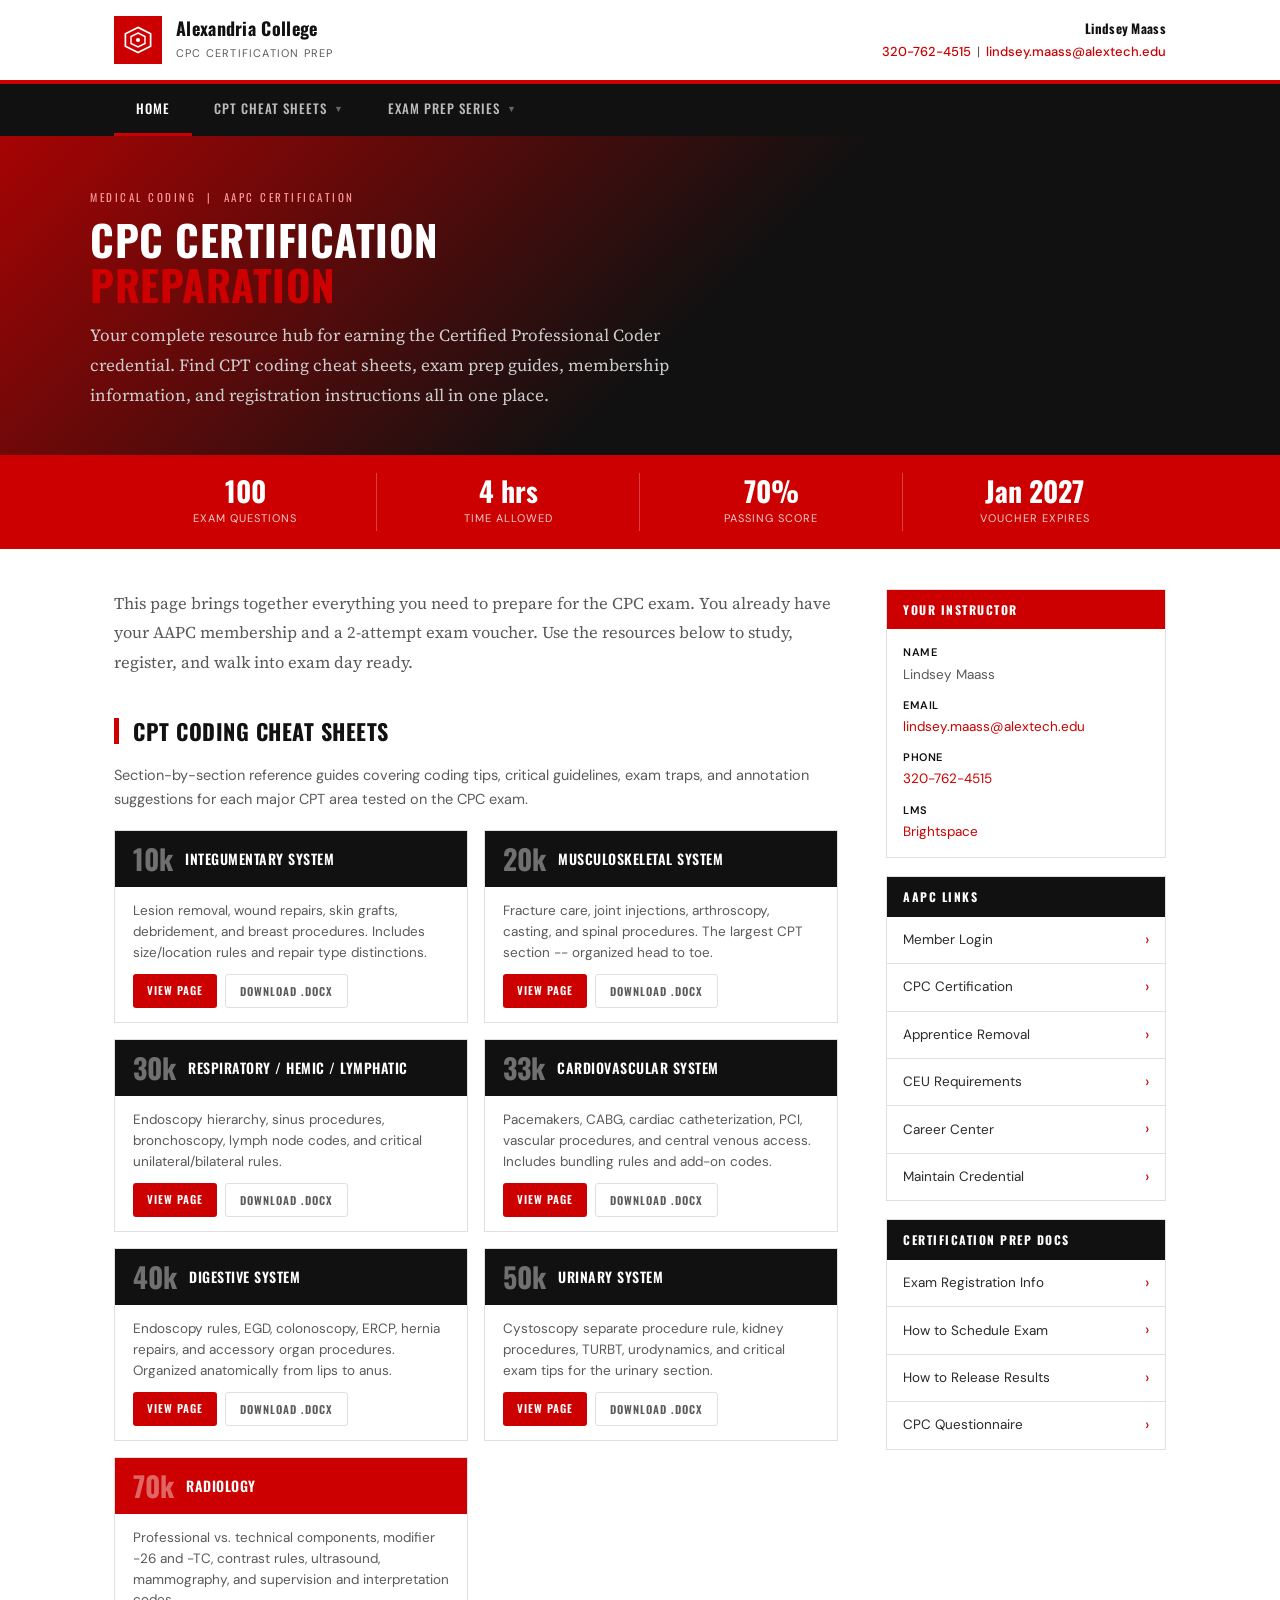
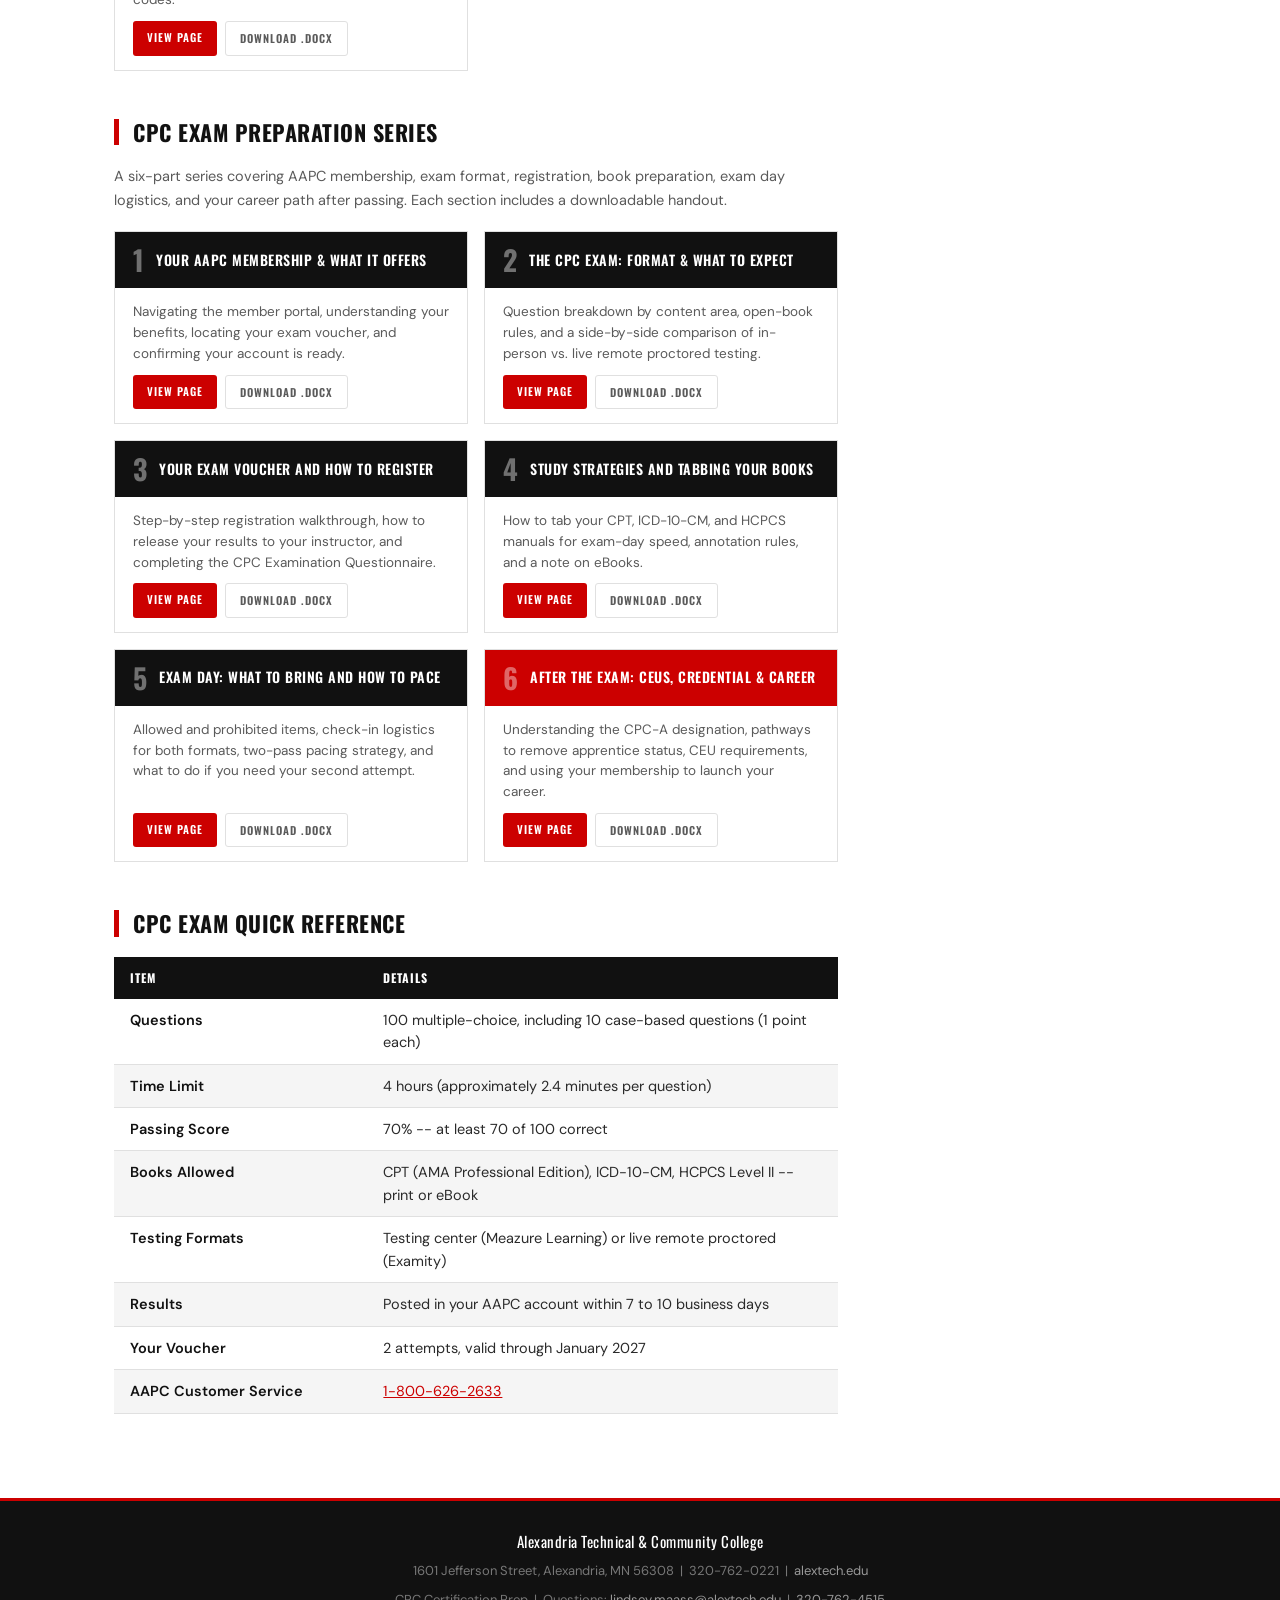
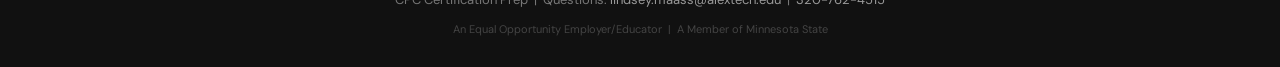
<file: index.html>
<!DOCTYPE html>
<html lang="en">
<head>
<meta charset="UTF-8">
<meta name="viewport" content="width=device-width, initial-scale=1.0">
<title>CPC Certification Preparation | Alexandria College</title>
<link rel="stylesheet" href="style.css">
</head>
<body>

<header class="site-header" id="site-header"></header>
<nav class="site-nav" id="site-nav"></nav>

<div class="page-hero">
  <div class="inner">
    <div class="eyebrow">Medical Coding &nbsp;|&nbsp; AAPC Certification</div>
    <h1>CPC Certification<br><em>Preparation</em></h1>
    <p class="hero-desc">Your complete resource hub for earning the Certified Professional Coder credential. Find CPT coding cheat sheets, exam prep guides, membership information, and registration instructions all in one place.</p>
  </div>
</div>

<div class="stats-row">
  <div class="inner">
    <div class="stat"><span class="stat-n">100</span><span class="stat-l">Exam Questions</span></div>
    <div class="stat"><span class="stat-n">4 hrs</span><span class="stat-l">Time Allowed</span></div>
    <div class="stat"><span class="stat-n">70%</span><span class="stat-l">Passing Score</span></div>
    <div class="stat"><span class="stat-n">Jan 2027</span><span class="stat-l">Voucher Expires</span></div>
  </div>
</div>

<div class="page-layout">
  <main>

    <!-- INTRO -->
    <p style="font-family:var(--font-serif);font-size:16.5px;line-height:1.8;color:var(--mid-gray);margin-bottom:32px;">This page brings together everything you need to prepare for the CPC exam. You already have your AAPC membership and a 2-attempt exam voucher. Use the resources below to study, register, and walk into exam day ready.</p>

    <!-- CPT CHEAT SHEETS -->
    <h2 class="section-head">CPT Coding Cheat Sheets</h2>
    <p style="font-size:14.5px;color:var(--mid-gray);margin-bottom:18px;">Section-by-section reference guides covering coding tips, critical guidelines, exam traps, and annotation suggestions for each major CPT area tested on the CPC exam.</p>
    <div class="card-grid">

      <div class="resource-card">
        <div class="rc-head">
          <span class="rc-num">10k</span>
          <span class="rc-title">Integumentary System</span>
        </div>
        <div class="rc-body">
          <p class="rc-desc">Lesion removal, wound repairs, skin grafts, debridement, and breast procedures. Includes size/location rules and repair type distinctions.</p>
          <div class="rc-actions">
            <a href="cheat-integumentary.html" class="btn-page primary">View Page</a>
            <a href="downloads/Cheat_Integumentary.docx" class="btn-page outline" download>Download .docx</a>
          </div>
        </div>
      </div>

      <div class="resource-card">
        <div class="rc-head">
          <span class="rc-num">20k</span>
          <span class="rc-title">Musculoskeletal System</span>
        </div>
        <div class="rc-body">
          <p class="rc-desc">Fracture care, joint injections, arthroscopy, casting, and spinal procedures. The largest CPT section -- organized head to toe.</p>
          <div class="rc-actions">
            <a href="cheat-musculoskeletal.html" class="btn-page primary">View Page</a>
            <a href="downloads/Cheat_Musculoskeletal.docx" class="btn-page outline" download>Download .docx</a>
          </div>
        </div>
      </div>

      <div class="resource-card">
        <div class="rc-head">
          <span class="rc-num">30k</span>
          <span class="rc-title">Respiratory / Hemic / Lymphatic</span>
        </div>
        <div class="rc-body">
          <p class="rc-desc">Endoscopy hierarchy, sinus procedures, bronchoscopy, lymph node codes, and critical unilateral/bilateral rules.</p>
          <div class="rc-actions">
            <a href="cheat-respiratory.html" class="btn-page primary">View Page</a>
            <a href="downloads/Cheat_Respiratory.docx" class="btn-page outline" download>Download .docx</a>
          </div>
        </div>
      </div>

      <div class="resource-card">
        <div class="rc-head">
          <span class="rc-num">33k</span>
          <span class="rc-title">Cardiovascular System</span>
        </div>
        <div class="rc-body">
          <p class="rc-desc">Pacemakers, CABG, cardiac catheterization, PCI, vascular procedures, and central venous access. Includes bundling rules and add-on codes.</p>
          <div class="rc-actions">
            <a href="cheat-cardiovascular.html" class="btn-page primary">View Page</a>
            <a href="downloads/Cheat_Cardiovascular.docx" class="btn-page outline" download>Download .docx</a>
          </div>
        </div>
      </div>

      <div class="resource-card">
        <div class="rc-head">
          <span class="rc-num">40k</span>
          <span class="rc-title">Digestive System</span>
        </div>
        <div class="rc-body">
          <p class="rc-desc">Endoscopy rules, EGD, colonoscopy, ERCP, hernia repairs, and accessory organ procedures. Organized anatomically from lips to anus.</p>
          <div class="rc-actions">
            <a href="cheat-digestive.html" class="btn-page primary">View Page</a>
            <a href="downloads/Cheat_Digestive.docx" class="btn-page outline" download>Download .docx</a>
          </div>
        </div>
      </div>

      <div class="resource-card">
        <div class="rc-head">
          <span class="rc-num">50k</span>
          <span class="rc-title">Urinary System</span>
        </div>
        <div class="rc-body">
          <p class="rc-desc">Cystoscopy separate procedure rule, kidney procedures, TURBT, urodynamics, and critical exam tips for the urinary section.</p>
          <div class="rc-actions">
            <a href="cheat-urinary.html" class="btn-page primary">View Page</a>
            <a href="downloads/Cheat_Urinary.docx" class="btn-page outline" download>Download .docx</a>
          </div>
        </div>
      </div>

      <div class="resource-card">
        <div class="rc-head red">
          <span class="rc-num">70k</span>
          <span class="rc-title">Radiology</span>
        </div>
        <div class="rc-body">
          <p class="rc-desc">Professional vs. technical components, modifier -26 and -TC, contrast rules, ultrasound, mammography, and supervision and interpretation codes.</p>
          <div class="rc-actions">
            <a href="cheat-radiology.html" class="btn-page primary">View Page</a>
            <a href="downloads/Cheat_Radiology.docx" class="btn-page outline" download>Download .docx</a>
          </div>
        </div>
      </div>

    </div>

    <!-- EXAM PREP SERIES -->
    <h2 class="section-head" style="margin-top:48px;">CPC Exam Preparation Series</h2>
    <p style="font-size:14.5px;color:var(--mid-gray);margin-bottom:18px;">A six-part series covering AAPC membership, exam format, registration, book preparation, exam day logistics, and your career path after passing. Each section includes a downloadable handout.</p>
    <div class="card-grid">

      <div class="resource-card">
        <div class="rc-head">
          <span class="rc-num">1</span>
          <span class="rc-title">Your AAPC Membership &amp; What It Offers</span>
        </div>
        <div class="rc-body">
          <p class="rc-desc">Navigating the member portal, understanding your benefits, locating your exam voucher, and confirming your account is ready.</p>
          <div class="rc-actions">
            <a href="week-1.html" class="btn-page primary">View Page</a>
            <a href="downloads/Week1_Handout.docx" class="btn-page outline" download>Download .docx</a>
          </div>
        </div>
      </div>

      <div class="resource-card">
        <div class="rc-head">
          <span class="rc-num">2</span>
          <span class="rc-title">The CPC Exam: Format &amp; What to Expect</span>
        </div>
        <div class="rc-body">
          <p class="rc-desc">Question breakdown by content area, open-book rules, and a side-by-side comparison of in-person vs. live remote proctored testing.</p>
          <div class="rc-actions">
            <a href="week-2.html" class="btn-page primary">View Page</a>
            <a href="downloads/Week2_Handout.docx" class="btn-page outline" download>Download .docx</a>
          </div>
        </div>
      </div>

      <div class="resource-card">
        <div class="rc-head">
          <span class="rc-num">3</span>
          <span class="rc-title">Your Exam Voucher and How to Register</span>
        </div>
        <div class="rc-body">
          <p class="rc-desc">Step-by-step registration walkthrough, how to release your results to your instructor, and completing the CPC Examination Questionnaire.</p>
          <div class="rc-actions">
            <a href="week-3.html" class="btn-page primary">View Page</a>
            <a href="downloads/Week3_Handout.docx" class="btn-page outline" download>Download .docx</a>
          </div>
        </div>
      </div>

      <div class="resource-card">
        <div class="rc-head">
          <span class="rc-num">4</span>
          <span class="rc-title">Study Strategies and Tabbing Your Books</span>
        </div>
        <div class="rc-body">
          <p class="rc-desc">How to tab your CPT, ICD-10-CM, and HCPCS manuals for exam-day speed, annotation rules, and a note on eBooks.</p>
          <div class="rc-actions">
            <a href="week-4.html" class="btn-page primary">View Page</a>
            <a href="downloads/Week4_Handout.docx" class="btn-page outline" download>Download .docx</a>
          </div>
        </div>
      </div>

      <div class="resource-card">
        <div class="rc-head">
          <span class="rc-num">5</span>
          <span class="rc-title">Exam Day: What to Bring and How to Pace</span>
        </div>
        <div class="rc-body">
          <p class="rc-desc">Allowed and prohibited items, check-in logistics for both formats, two-pass pacing strategy, and what to do if you need your second attempt.</p>
          <div class="rc-actions">
            <a href="week-5.html" class="btn-page primary">View Page</a>
            <a href="downloads/Week5_Handout.docx" class="btn-page outline" download>Download .docx</a>
          </div>
        </div>
      </div>

      <div class="resource-card">
        <div class="rc-head red">
          <span class="rc-num">6</span>
          <span class="rc-title">After the Exam: CEUs, Credential &amp; Career</span>
        </div>
        <div class="rc-body">
          <p class="rc-desc">Understanding the CPC-A designation, pathways to remove apprentice status, CEU requirements, and using your membership to launch your career.</p>
          <div class="rc-actions">
            <a href="week-6.html" class="btn-page primary">View Page</a>
            <a href="downloads/Week6_Handout.docx" class="btn-page outline" download>Download .docx</a>
          </div>
        </div>
      </div>

    </div>

    <!-- EXAM QUICK REFERENCE -->
    <h2 class="section-head" style="margin-top:48px;">CPC Exam Quick Reference</h2>
    <table class="info-table">
      <thead><tr><th>Item</th><th>Details</th></tr></thead>
      <tbody>
        <tr><td>Questions</td><td>100 multiple-choice, including 10 case-based questions (1 point each)</td></tr>
        <tr><td>Time Limit</td><td>4 hours (approximately 2.4 minutes per question)</td></tr>
        <tr><td>Passing Score</td><td>70% -- at least 70 of 100 correct</td></tr>
        <tr><td>Books Allowed</td><td>CPT (AMA Professional Edition), ICD-10-CM, HCPCS Level II -- print or eBook</td></tr>
        <tr><td>Testing Formats</td><td>Testing center (Meazure Learning) or live remote proctored (Examity)</td></tr>
        <tr><td>Results</td><td>Posted in your AAPC account within 7 to 10 business days</td></tr>
        <tr><td>Your Voucher</td><td>2 attempts, valid through January 2027</td></tr>
        <tr><td>AAPC Customer Service</td><td><a href="tel:+18006262633" style="color:var(--red);">1-800-626-2633</a></td></tr>
      </tbody>
    </table>

  </main>

  <!-- SIDEBAR -->
  <aside class="sidebar">

    <div class="sidebar-block">
      <div class="sidebar-block-head">Your Instructor</div>
      <div class="sidebar-block-body">
        <dl class="contact-dl">
          <dt>Name</dt><dd>Lindsey Maass</dd>
          <dt>Email</dt><dd><a href="mailto:lindsey.maass@alextech.edu">lindsey.maass@alextech.edu</a></dd>
          <dt>Phone</dt><dd><a href="tel:+13207624515">320-762-4515</a></dd>
          <dt>LMS</dt><dd><a href="https://alextech.brightspace.com" target="_blank">Brightspace</a></dd>
        </dl>
      </div>
    </div>

    <div class="sidebar-block">
      <div class="sidebar-block-head black">AAPC Links</div>
      <ul class="sidebar-links">
        <li><a href="https://www.aapc.com" target="_blank">Member Login</a></li>
        <li><a href="https://www.aapc.com/certification/cpc/" target="_blank">CPC Certification</a></li>
        <li><a href="https://www.aapc.com/apprentice/applied-experience.aspx" target="_blank">Apprentice Removal</a></li>
        <li><a href="https://www.aapc.com/about-us/ceu-policies" target="_blank">CEU Requirements</a></li>
        <li><a href="https://www.aapc.com/career-center" target="_blank">Career Center</a></li>
        <li><a href="https://www.aapc.com/certifications/maintain-your-certification" target="_blank">Maintain Credential</a></li>
      </ul>
    </div>

    <div class="sidebar-block">
      <div class="sidebar-block-head black">Certification Prep Docs</div>
      <ul class="sidebar-links">
        <li><a href="#">Exam Registration Info</a></li>
        <li><a href="#">How to Schedule Exam</a></li>
        <li><a href="#">How to Release Results</a></li>
        <li><a href="#">CPC Questionnaire</a></li>
      </ul>
    </div>

  </aside>
</div>

<footer class="site-footer" id="site-footer"></footer>
<script src="site.js"></script>
<script>document.addEventListener('DOMContentLoaded', () => renderSite('home'));</script>
</body>
</html>
</file>
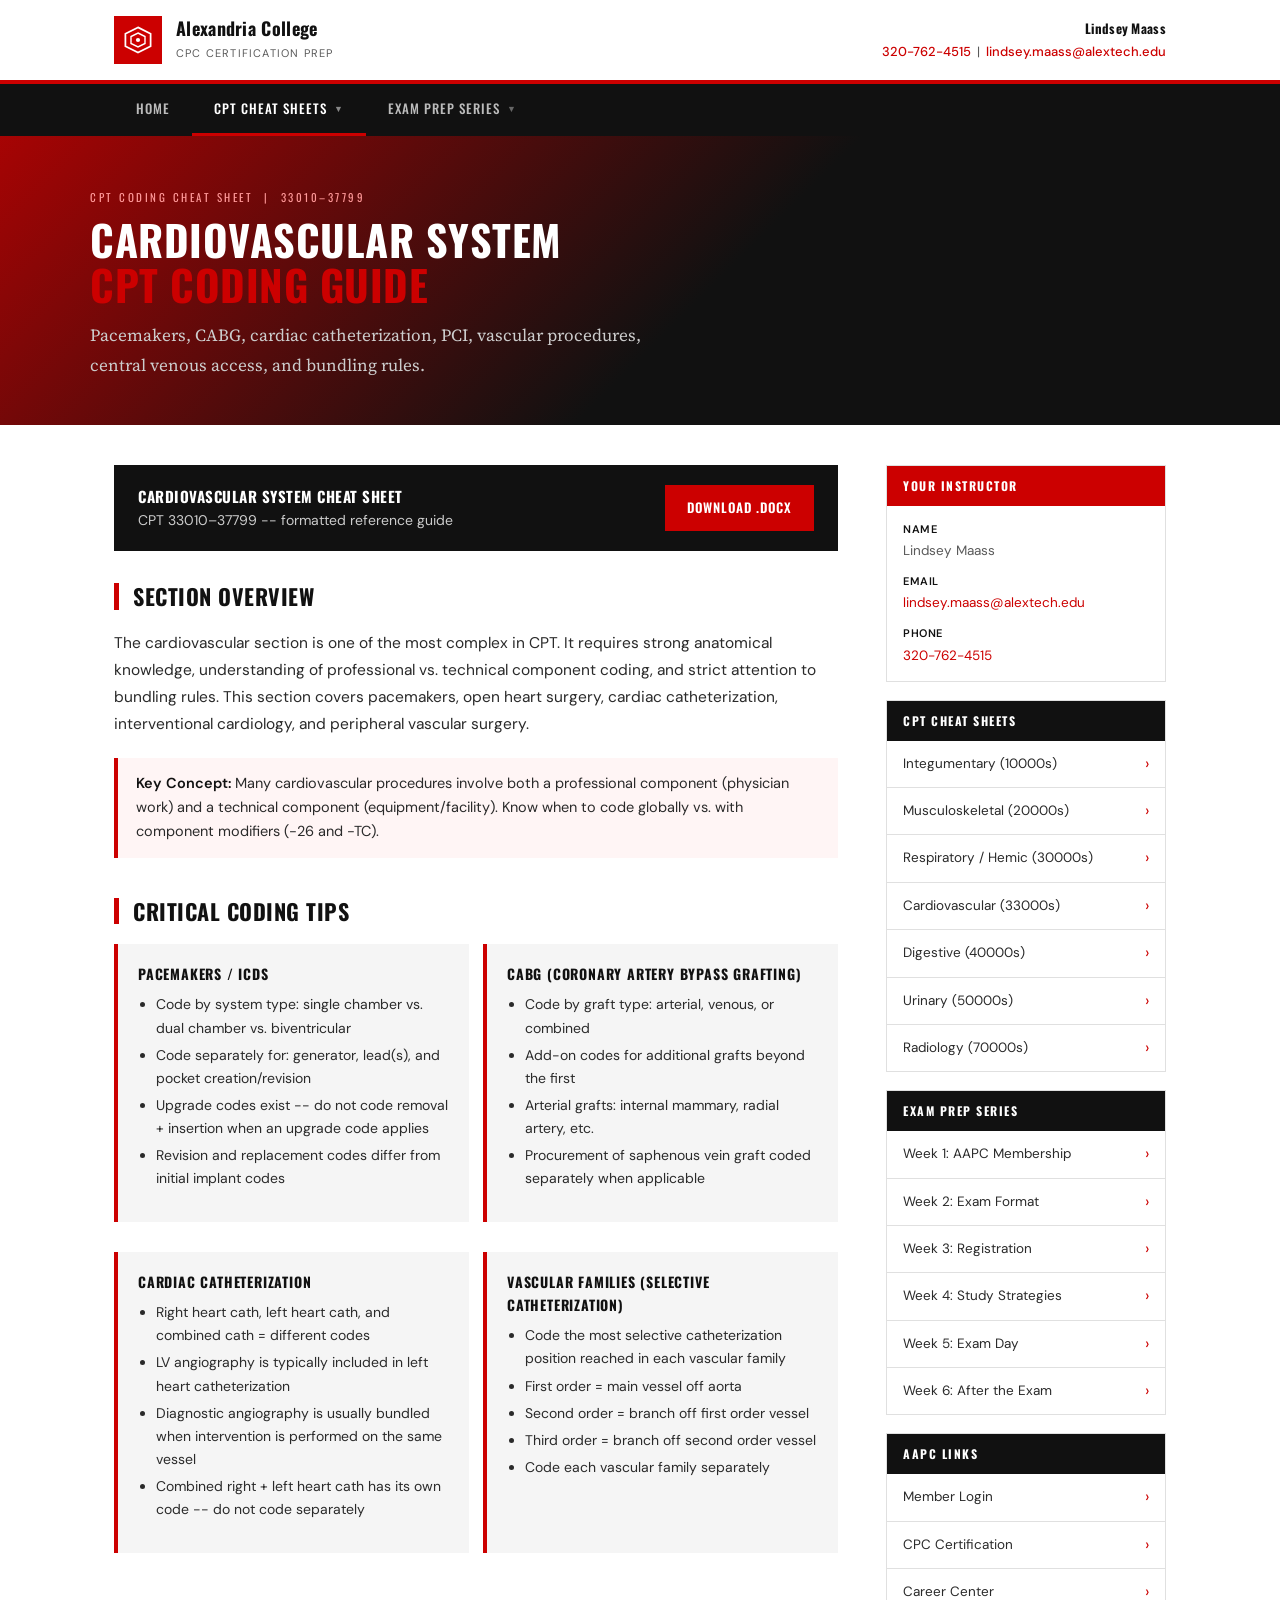
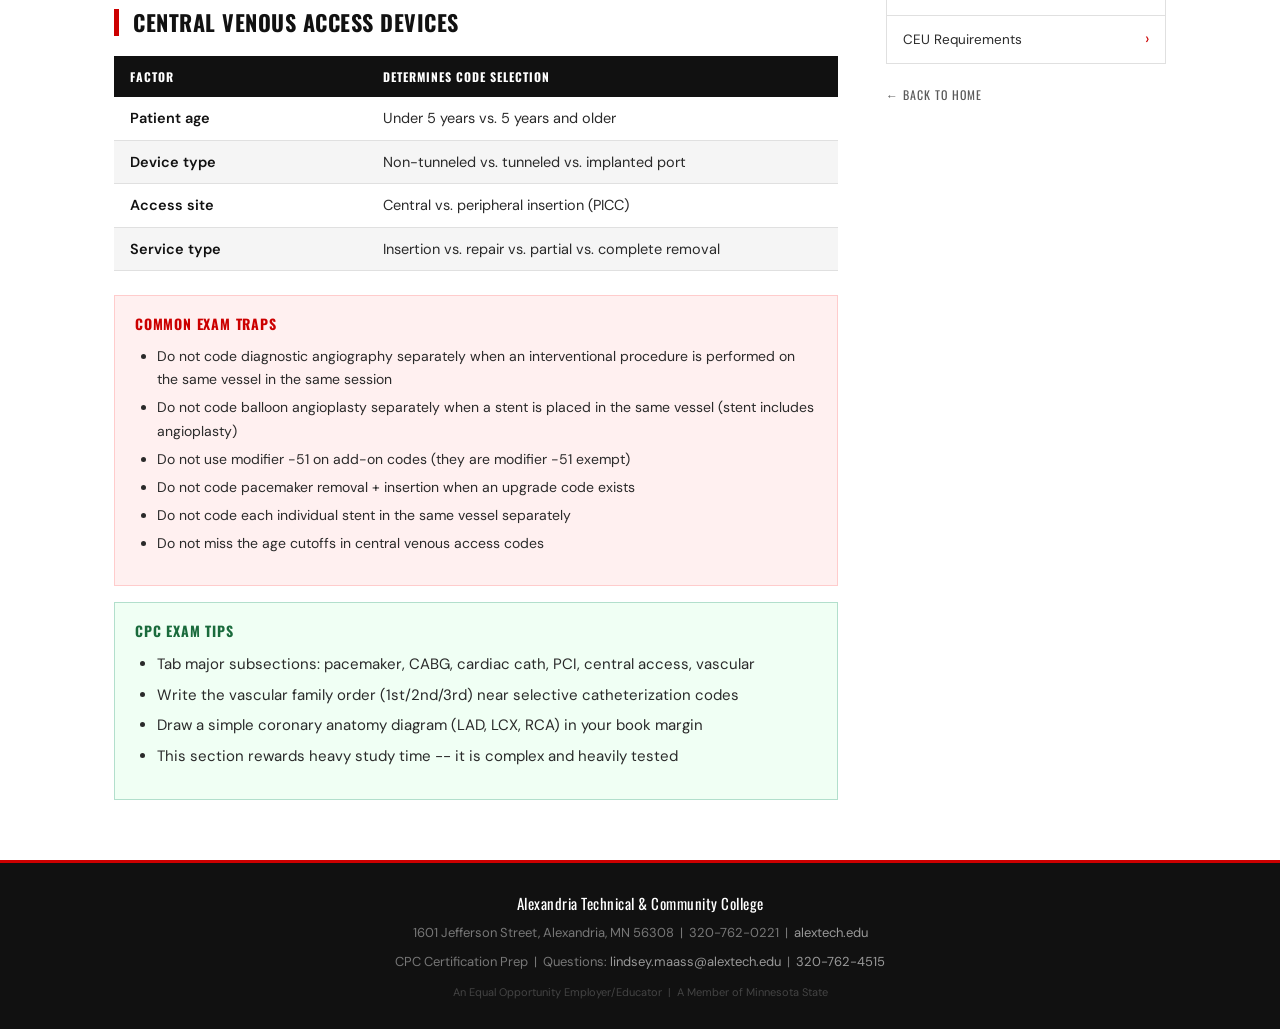
<file: cheat-cardiovascular.html>
<!DOCTYPE html>
<html lang="en">
<head>
<meta charset="UTF-8">
<meta name="viewport" content="width=device-width, initial-scale=1.0">
<title>Cardiovascular System (33000s) | CPC Prep | Alexandria College</title>
<link rel="stylesheet" href="style.css">
</head>
<body>
<header class="site-header" id="site-header"></header>
<nav class="site-nav" id="site-nav"></nav>
<div class="page-hero">
  <div class="inner">
    <div class="eyebrow">CPT Coding Cheat Sheet &nbsp;|&nbsp; 33010–37799</div>
    <h1>Cardiovascular System<br><em>CPT Coding Guide</em></h1>
    <p class="hero-desc">Pacemakers, CABG, cardiac catheterization, PCI, vascular procedures, central venous access, and bundling rules.</p>
  </div>
</div>
<div class="page-layout">
  <main>
    
      <div class="download-banner">
        <div class="dl-text"><strong>Cardiovascular System Cheat Sheet</strong>CPT 33010–37799 -- formatted reference guide</div>
        <a href="downloads/Cheat_Cardiovascular.docx" class="btn-download" download>Download .docx</a>
      </div>
      <div class="content-body">
        <h2 class="section-head">Section Overview</h2>
        <p>The cardiovascular section is one of the most complex in CPT. It requires strong anatomical knowledge, understanding of professional vs. technical component coding, and strict attention to bundling rules. This section covers pacemakers, open heart surgery, cardiac catheterization, interventional cardiology, and peripheral vascular surgery.</p>

        <div class="callout"><strong>Key Concept:</strong> Many cardiovascular procedures involve both a professional component (physician work) and a technical component (equipment/facility). Know when to code globally vs. with component modifiers (-26 and -TC).</div>

        <h2 class="section-head">Critical Coding Tips</h2>
        <div class="cs-grid">
          <div class="cs-section">
            <h4>Pacemakers / ICDs</h4>
            <ul>
              <li>Code by system type: single chamber vs. dual chamber vs. biventricular</li>
              <li>Code separately for: generator, lead(s), and pocket creation/revision</li>
              <li>Upgrade codes exist -- do not code removal + insertion when an upgrade code applies</li>
              <li>Revision and replacement codes differ from initial implant codes</li>
            </ul>
          </div>
          <div class="cs-section">
            <h4>CABG (Coronary Artery Bypass Grafting)</h4>
            <ul>
              <li>Code by graft type: arterial, venous, or combined</li>
              <li>Add-on codes for additional grafts beyond the first</li>
              <li>Arterial grafts: internal mammary, radial artery, etc.</li>
              <li>Procurement of saphenous vein graft coded separately when applicable</li>
            </ul>
          </div>
          <div class="cs-section">
            <h4>Cardiac Catheterization</h4>
            <ul>
              <li>Right heart cath, left heart cath, and combined cath = different codes</li>
              <li>LV angiography is typically included in left heart catheterization</li>
              <li>Diagnostic angiography is usually bundled when intervention is performed on the same vessel</li>
              <li>Combined right + left heart cath has its own code -- do not code separately</li>
            </ul>
          </div>
          <div class="cs-section">
            <h4>Vascular Families (Selective Catheterization)</h4>
            <ul>
              <li>Code the most selective catheterization position reached in each vascular family</li>
              <li>First order = main vessel off aorta</li>
              <li>Second order = branch off first order vessel</li>
              <li>Third order = branch off second order vessel</li>
              <li>Code each vascular family separately</li>
            </ul>
          </div>
        </div>

        <h2 class="section-head">Central Venous Access Devices</h2>
        <table class="info-table">
          <thead><tr><th>Factor</th><th>Determines Code Selection</th></tr></thead>
          <tbody>
            <tr><td>Patient age</td><td>Under 5 years vs. 5 years and older</td></tr>
            <tr><td>Device type</td><td>Non-tunneled vs. tunneled vs. implanted port</td></tr>
            <tr><td>Access site</td><td>Central vs. peripheral insertion (PICC)</td></tr>
            <tr><td>Service type</td><td>Insertion vs. repair vs. partial vs. complete removal</td></tr>
          </tbody>
        </table>

        <div class="trap-box">
          <h4>Common Exam Traps</h4>
          <ul>
            <li>Do not code diagnostic angiography separately when an interventional procedure is performed on the same vessel in the same session</li>
            <li>Do not code balloon angioplasty separately when a stent is placed in the same vessel (stent includes angioplasty)</li>
            <li>Do not use modifier -51 on add-on codes (they are modifier -51 exempt)</li>
            <li>Do not code pacemaker removal + insertion when an upgrade code exists</li>
            <li>Do not code each individual stent in the same vessel separately</li>
            <li>Do not miss the age cutoffs in central venous access codes</li>
          </ul>
        </div>
        <div class="tip-box">
          <h4>CPC Exam Tips</h4>
          <ul>
            <li>Tab major subsections: pacemaker, CABG, cardiac cath, PCI, central access, vascular</li>
            <li>Write the vascular family order (1st/2nd/3rd) near selective catheterization codes</li>
            <li>Draw a simple coronary anatomy diagram (LAD, LCX, RCA) in your book margin</li>
            <li>This section rewards heavy study time -- it is complex and heavily tested</li>
          </ul>
        </div>
      </div>
  </main>
  <aside class="sidebar">
    <div class="sidebar-block">
      <div class="sidebar-block-head">Your Instructor</div>
      <div class="sidebar-block-body">
        <dl class="contact-dl">
          <dt>Name</dt><dd>Lindsey Maass</dd>
          <dt>Email</dt><dd><a href="mailto:lindsey.maass@alextech.edu">lindsey.maass@alextech.edu</a></dd>
          <dt>Phone</dt><dd><a href="tel:+13207624515">320-762-4515</a></dd>
        </dl>
      </div>
    </div>
    <div class="sidebar-block">
      <div class="sidebar-block-head black">CPT Cheat Sheets</div>
      <ul class="sidebar-links">
        <li><a href="cheat-integumentary.html">Integumentary (10000s)</a></li>
        <li><a href="cheat-musculoskeletal.html">Musculoskeletal (20000s)</a></li>
        <li><a href="cheat-respiratory.html">Respiratory / Hemic (30000s)</a></li>
        <li><a href="cheat-cardiovascular.html">Cardiovascular (33000s)</a></li>
        <li><a href="cheat-digestive.html">Digestive (40000s)</a></li>
        <li><a href="cheat-urinary.html">Urinary (50000s)</a></li>
        <li><a href="cheat-radiology.html">Radiology (70000s)</a></li>
      </ul>
    </div>
    <div class="sidebar-block">
      <div class="sidebar-block-head black">Exam Prep Series</div>
      <ul class="sidebar-links">
        <li><a href="week-1.html">Week 1: AAPC Membership</a></li>
        <li><a href="week-2.html">Week 2: Exam Format</a></li>
        <li><a href="week-3.html">Week 3: Registration</a></li>
        <li><a href="week-4.html">Week 4: Study Strategies</a></li>
        <li><a href="week-5.html">Week 5: Exam Day</a></li>
        <li><a href="week-6.html">Week 6: After the Exam</a></li>
      </ul>
    </div>
    <div class="sidebar-block">
      <div class="sidebar-block-head black">AAPC Links</div>
      <ul class="sidebar-links">
        <li><a href="https://www.aapc.com" target="_blank">Member Login</a></li>
        <li><a href="https://www.aapc.com/certification/cpc/" target="_blank">CPC Certification</a></li>
        <li><a href="https://www.aapc.com/career-center" target="_blank">Career Center</a></li>
        <li><a href="https://www.aapc.com/about-us/ceu-policies" target="_blank">CEU Requirements</a></li>
      </ul>
    </div>
    
    <div style="margin-top:8px;"><a href="index.html" style="font-family:var(--font-head);font-size:12px;letter-spacing:1px;text-transform:uppercase;color:var(--mid-gray);text-decoration:none;">← Back to Home</a></div>
  </aside>
</div>
<footer class="site-footer" id="site-footer"></footer>
<script src="site.js"></script>
<script>document.addEventListener('DOMContentLoaded', () => renderSite('cardiovascular'));</script>
</body>
</html>
</file>
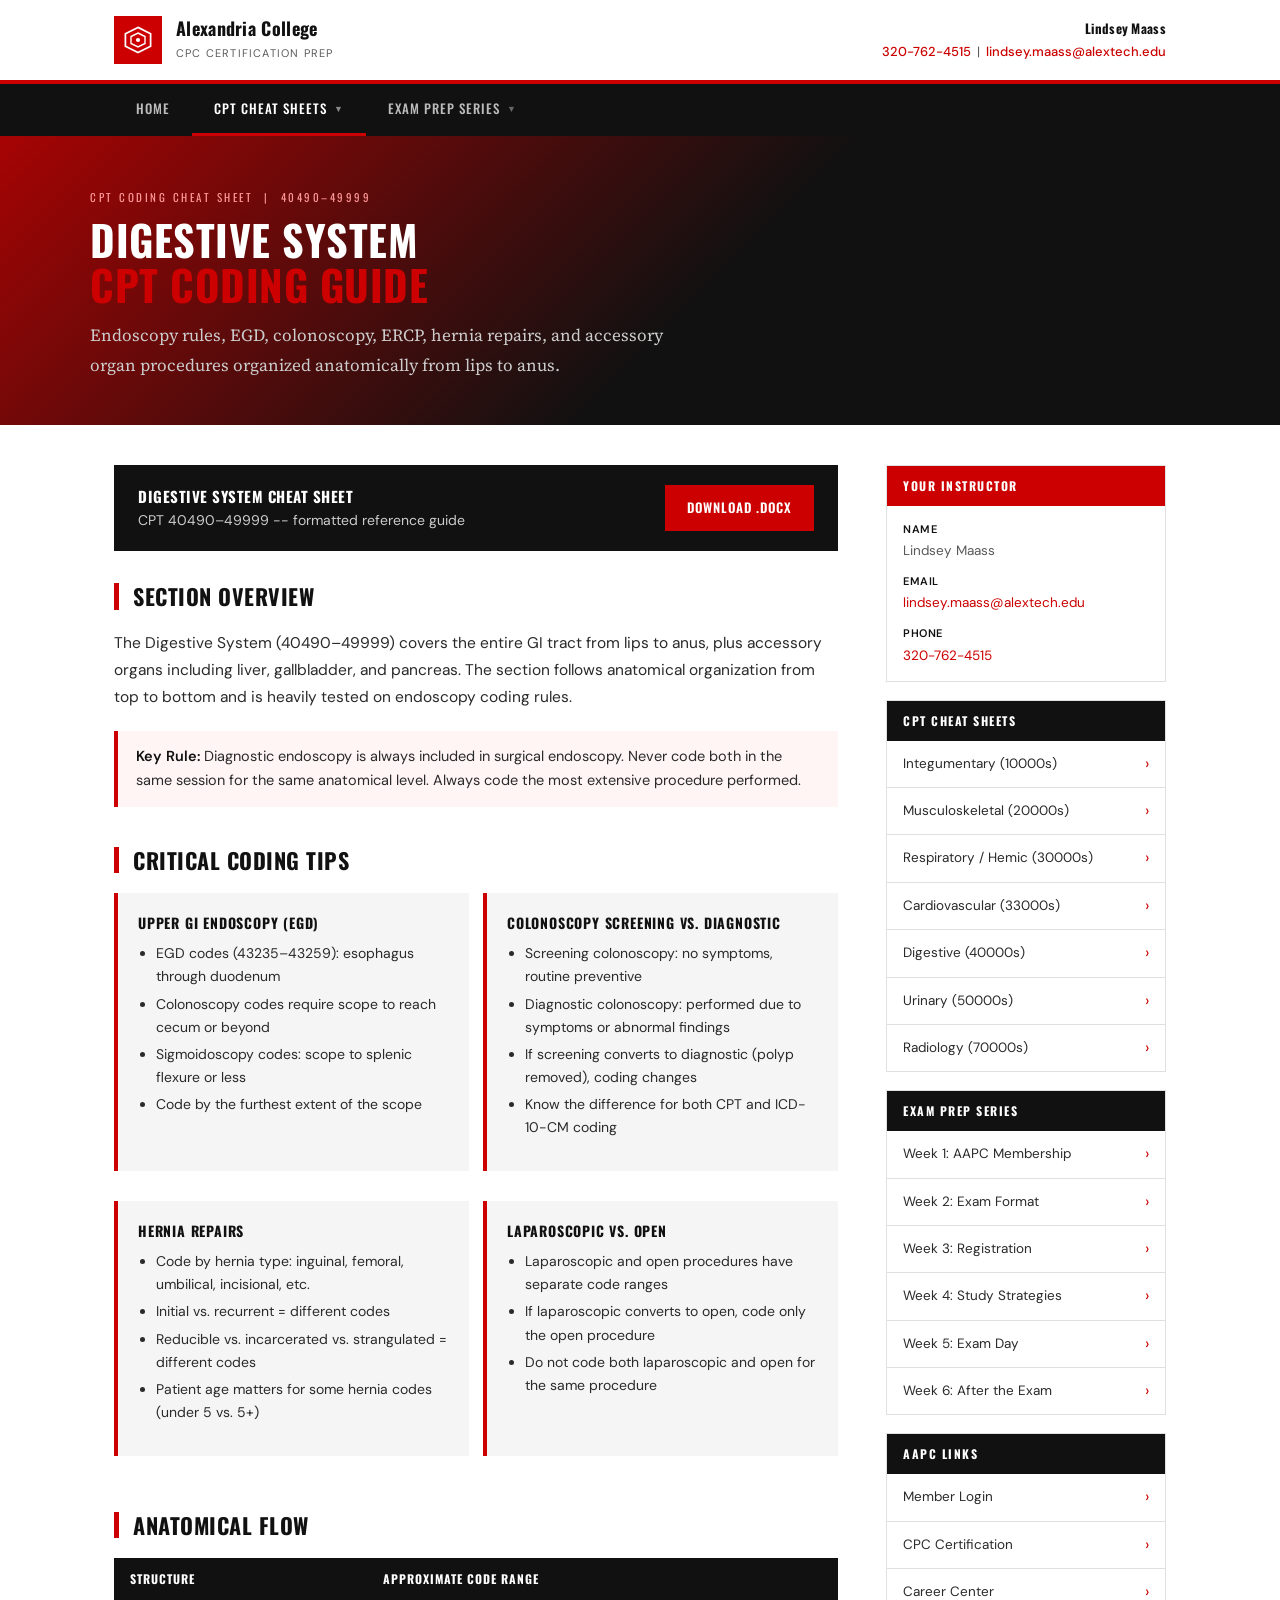
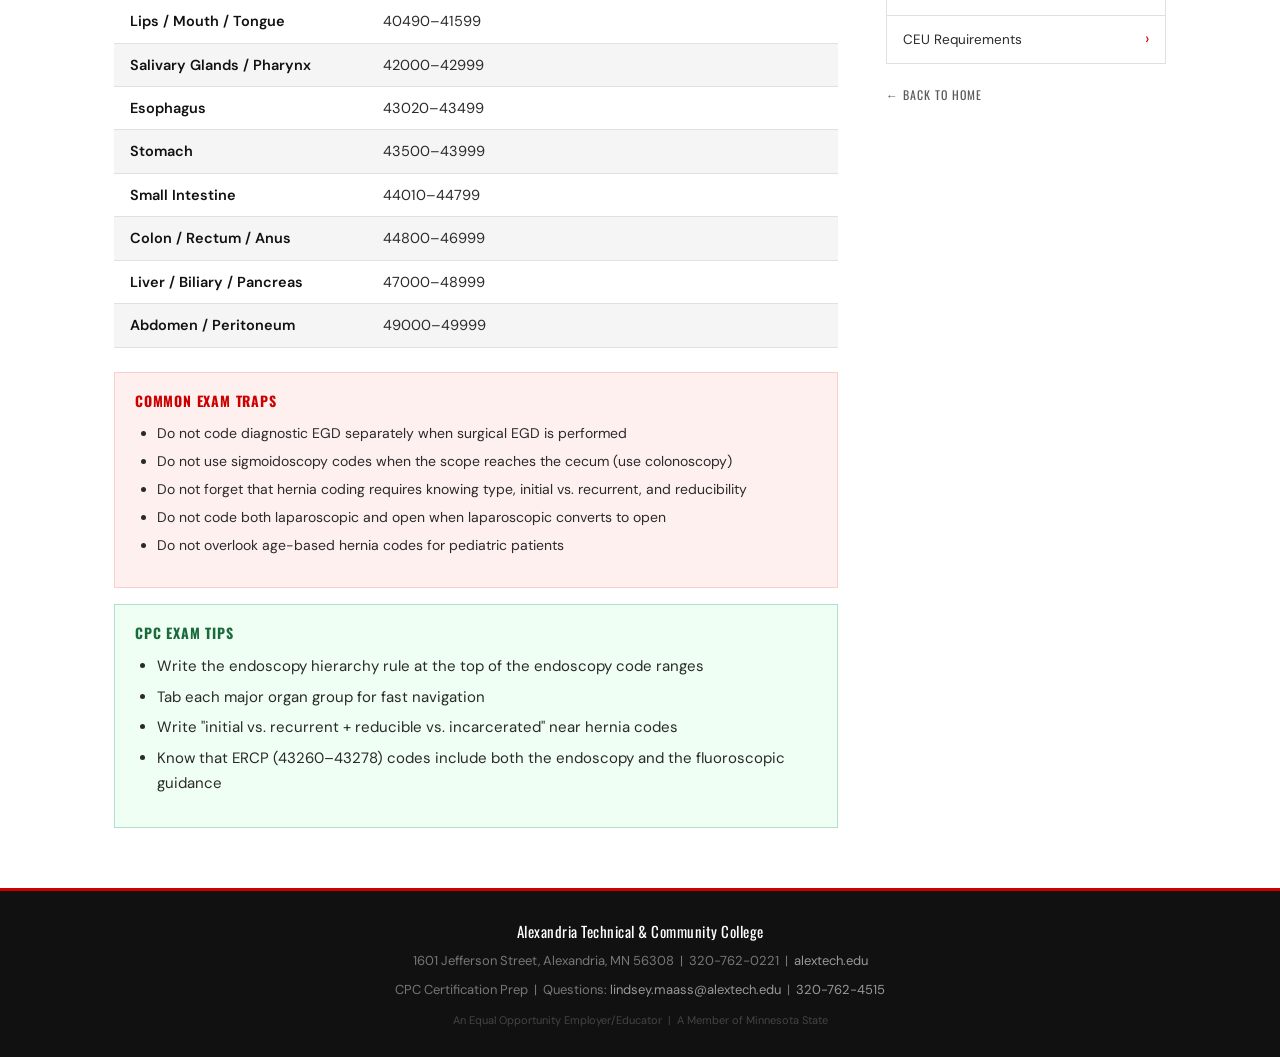
<file: cheat-digestive.html>
<!DOCTYPE html>
<html lang="en">
<head>
<meta charset="UTF-8">
<meta name="viewport" content="width=device-width, initial-scale=1.0">
<title>Digestive System (40000s) | CPC Prep | Alexandria College</title>
<link rel="stylesheet" href="style.css">
</head>
<body>
<header class="site-header" id="site-header"></header>
<nav class="site-nav" id="site-nav"></nav>
<div class="page-hero">
  <div class="inner">
    <div class="eyebrow">CPT Coding Cheat Sheet &nbsp;|&nbsp; 40490–49999</div>
    <h1>Digestive System<br><em>CPT Coding Guide</em></h1>
    <p class="hero-desc">Endoscopy rules, EGD, colonoscopy, ERCP, hernia repairs, and accessory organ procedures organized anatomically from lips to anus.</p>
  </div>
</div>
<div class="page-layout">
  <main>
    
      <div class="download-banner">
        <div class="dl-text"><strong>Digestive System Cheat Sheet</strong>CPT 40490–49999 -- formatted reference guide</div>
        <a href="downloads/Cheat_Digestive.docx" class="btn-download" download>Download .docx</a>
      </div>
      <div class="content-body">
        <h2 class="section-head">Section Overview</h2>
        <p>The Digestive System (40490–49999) covers the entire GI tract from lips to anus, plus accessory organs including liver, gallbladder, and pancreas. The section follows anatomical organization from top to bottom and is heavily tested on endoscopy coding rules.</p>

        <div class="callout"><strong>Key Rule:</strong> Diagnostic endoscopy is always included in surgical endoscopy. Never code both in the same session for the same anatomical level. Always code the most extensive procedure performed.</div>

        <h2 class="section-head">Critical Coding Tips</h2>
        <div class="cs-grid">
          <div class="cs-section">
            <h4>Upper GI Endoscopy (EGD)</h4>
            <ul>
              <li>EGD codes (43235–43259): esophagus through duodenum</li>
              <li>Colonoscopy codes require scope to reach cecum or beyond</li>
              <li>Sigmoidoscopy codes: scope to splenic flexure or less</li>
              <li>Code by the furthest extent of the scope</li>
            </ul>
          </div>
          <div class="cs-section">
            <h4>Colonoscopy Screening vs. Diagnostic</h4>
            <ul>
              <li>Screening colonoscopy: no symptoms, routine preventive</li>
              <li>Diagnostic colonoscopy: performed due to symptoms or abnormal findings</li>
              <li>If screening converts to diagnostic (polyp removed), coding changes</li>
              <li>Know the difference for both CPT and ICD-10-CM coding</li>
            </ul>
          </div>
          <div class="cs-section">
            <h4>Hernia Repairs</h4>
            <ul>
              <li>Code by hernia type: inguinal, femoral, umbilical, incisional, etc.</li>
              <li>Initial vs. recurrent = different codes</li>
              <li>Reducible vs. incarcerated vs. strangulated = different codes</li>
              <li>Patient age matters for some hernia codes (under 5 vs. 5+)</li>
            </ul>
          </div>
          <div class="cs-section">
            <h4>Laparoscopic vs. Open</h4>
            <ul>
              <li>Laparoscopic and open procedures have separate code ranges</li>
              <li>If laparoscopic converts to open, code only the open procedure</li>
              <li>Do not code both laparoscopic and open for the same procedure</li>
            </ul>
          </div>
        </div>

        <h2 class="section-head">Anatomical Flow</h2>
        <table class="info-table">
          <thead><tr><th>Structure</th><th>Approximate Code Range</th></tr></thead>
          <tbody>
            <tr><td>Lips / Mouth / Tongue</td><td>40490–41599</td></tr>
            <tr><td>Salivary Glands / Pharynx</td><td>42000–42999</td></tr>
            <tr><td>Esophagus</td><td>43020–43499</td></tr>
            <tr><td>Stomach</td><td>43500–43999</td></tr>
            <tr><td>Small Intestine</td><td>44010–44799</td></tr>
            <tr><td>Colon / Rectum / Anus</td><td>44800–46999</td></tr>
            <tr><td>Liver / Biliary / Pancreas</td><td>47000–48999</td></tr>
            <tr><td>Abdomen / Peritoneum</td><td>49000–49999</td></tr>
          </tbody>
        </table>

        <div class="trap-box">
          <h4>Common Exam Traps</h4>
          <ul>
            <li>Do not code diagnostic EGD separately when surgical EGD is performed</li>
            <li>Do not use sigmoidoscopy codes when the scope reaches the cecum (use colonoscopy)</li>
            <li>Do not forget that hernia coding requires knowing type, initial vs. recurrent, and reducibility</li>
            <li>Do not code both laparoscopic and open when laparoscopic converts to open</li>
            <li>Do not overlook age-based hernia codes for pediatric patients</li>
          </ul>
        </div>
        <div class="tip-box">
          <h4>CPC Exam Tips</h4>
          <ul>
            <li>Write the endoscopy hierarchy rule at the top of the endoscopy code ranges</li>
            <li>Tab each major organ group for fast navigation</li>
            <li>Write "initial vs. recurrent + reducible vs. incarcerated" near hernia codes</li>
            <li>Know that ERCP (43260–43278) codes include both the endoscopy and the fluoroscopic guidance</li>
          </ul>
        </div>
      </div>
  </main>
  <aside class="sidebar">
    <div class="sidebar-block">
      <div class="sidebar-block-head">Your Instructor</div>
      <div class="sidebar-block-body">
        <dl class="contact-dl">
          <dt>Name</dt><dd>Lindsey Maass</dd>
          <dt>Email</dt><dd><a href="mailto:lindsey.maass@alextech.edu">lindsey.maass@alextech.edu</a></dd>
          <dt>Phone</dt><dd><a href="tel:+13207624515">320-762-4515</a></dd>
        </dl>
      </div>
    </div>
    <div class="sidebar-block">
      <div class="sidebar-block-head black">CPT Cheat Sheets</div>
      <ul class="sidebar-links">
        <li><a href="cheat-integumentary.html">Integumentary (10000s)</a></li>
        <li><a href="cheat-musculoskeletal.html">Musculoskeletal (20000s)</a></li>
        <li><a href="cheat-respiratory.html">Respiratory / Hemic (30000s)</a></li>
        <li><a href="cheat-cardiovascular.html">Cardiovascular (33000s)</a></li>
        <li><a href="cheat-digestive.html">Digestive (40000s)</a></li>
        <li><a href="cheat-urinary.html">Urinary (50000s)</a></li>
        <li><a href="cheat-radiology.html">Radiology (70000s)</a></li>
      </ul>
    </div>
    <div class="sidebar-block">
      <div class="sidebar-block-head black">Exam Prep Series</div>
      <ul class="sidebar-links">
        <li><a href="week-1.html">Week 1: AAPC Membership</a></li>
        <li><a href="week-2.html">Week 2: Exam Format</a></li>
        <li><a href="week-3.html">Week 3: Registration</a></li>
        <li><a href="week-4.html">Week 4: Study Strategies</a></li>
        <li><a href="week-5.html">Week 5: Exam Day</a></li>
        <li><a href="week-6.html">Week 6: After the Exam</a></li>
      </ul>
    </div>
    <div class="sidebar-block">
      <div class="sidebar-block-head black">AAPC Links</div>
      <ul class="sidebar-links">
        <li><a href="https://www.aapc.com" target="_blank">Member Login</a></li>
        <li><a href="https://www.aapc.com/certification/cpc/" target="_blank">CPC Certification</a></li>
        <li><a href="https://www.aapc.com/career-center" target="_blank">Career Center</a></li>
        <li><a href="https://www.aapc.com/about-us/ceu-policies" target="_blank">CEU Requirements</a></li>
      </ul>
    </div>
    
    <div style="margin-top:8px;"><a href="index.html" style="font-family:var(--font-head);font-size:12px;letter-spacing:1px;text-transform:uppercase;color:var(--mid-gray);text-decoration:none;">← Back to Home</a></div>
  </aside>
</div>
<footer class="site-footer" id="site-footer"></footer>
<script src="site.js"></script>
<script>document.addEventListener('DOMContentLoaded', () => renderSite('digestive'));</script>
</body>
</html>
</file>
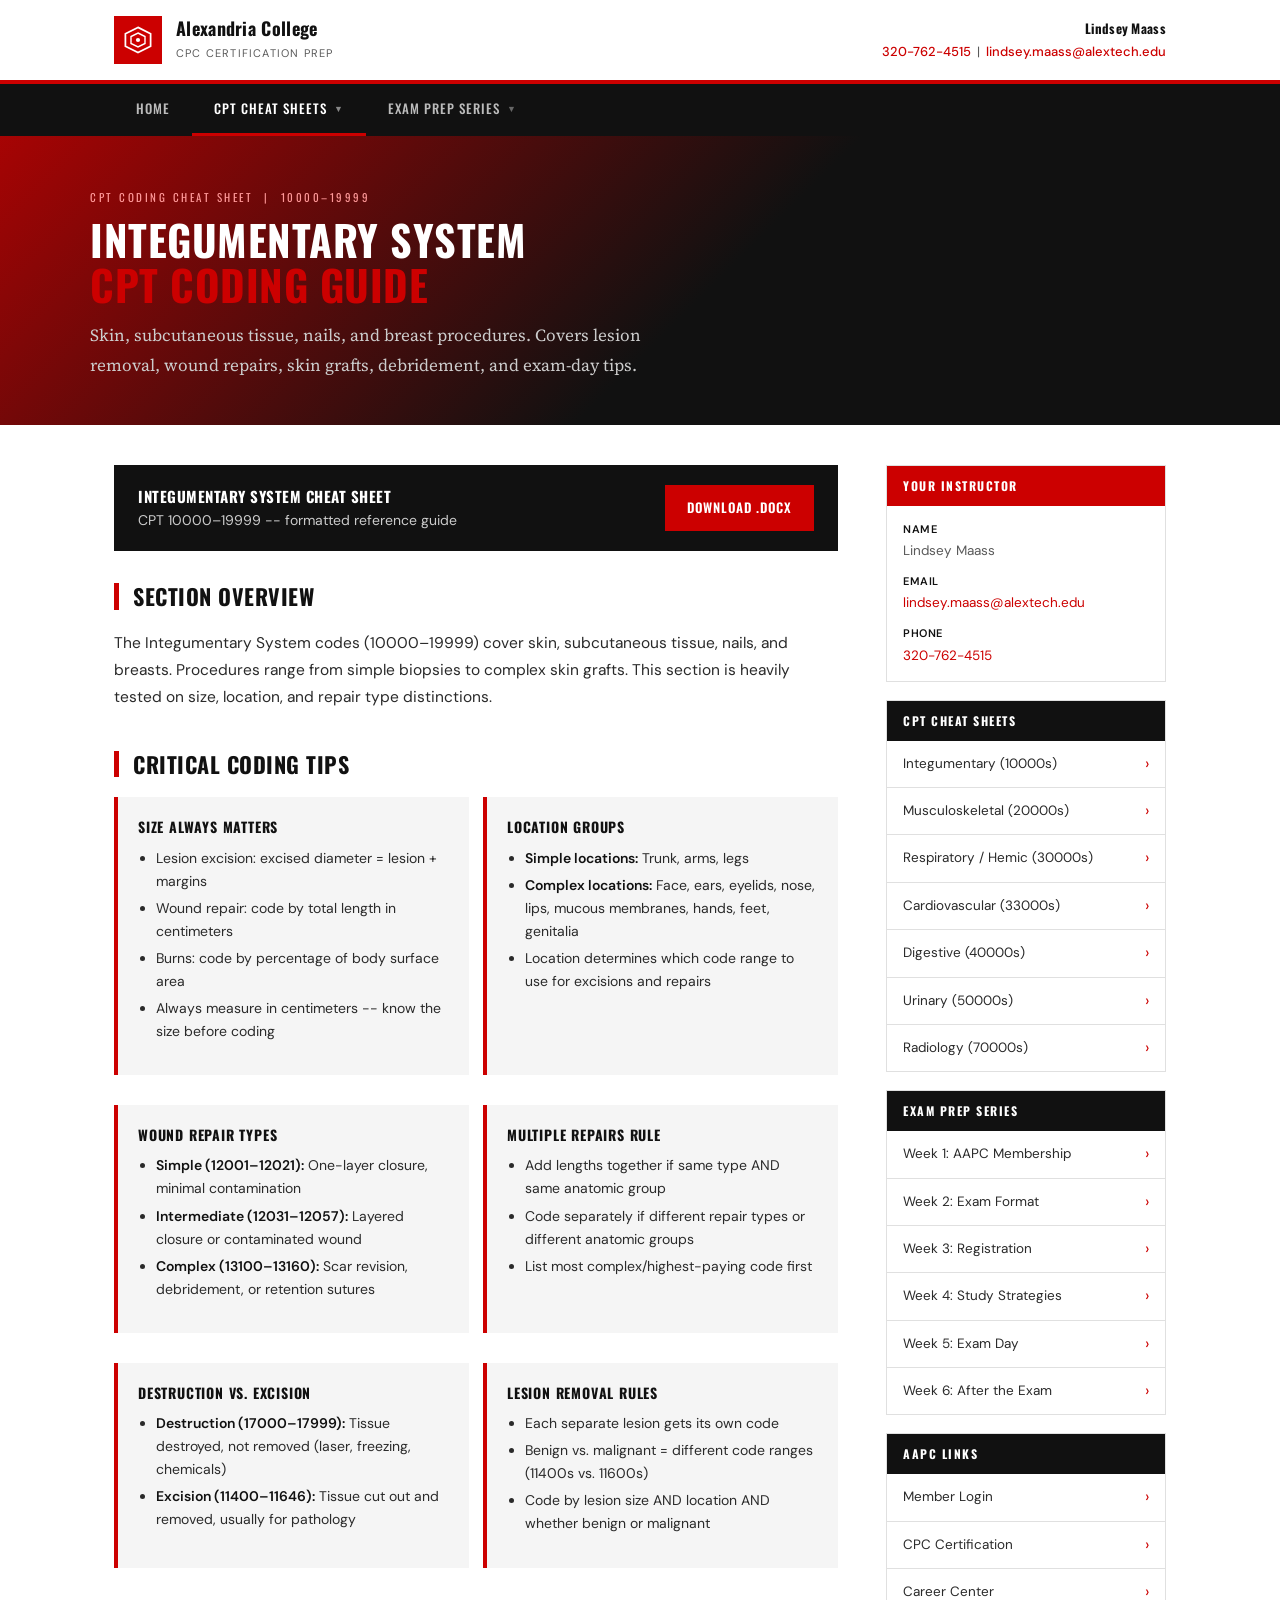
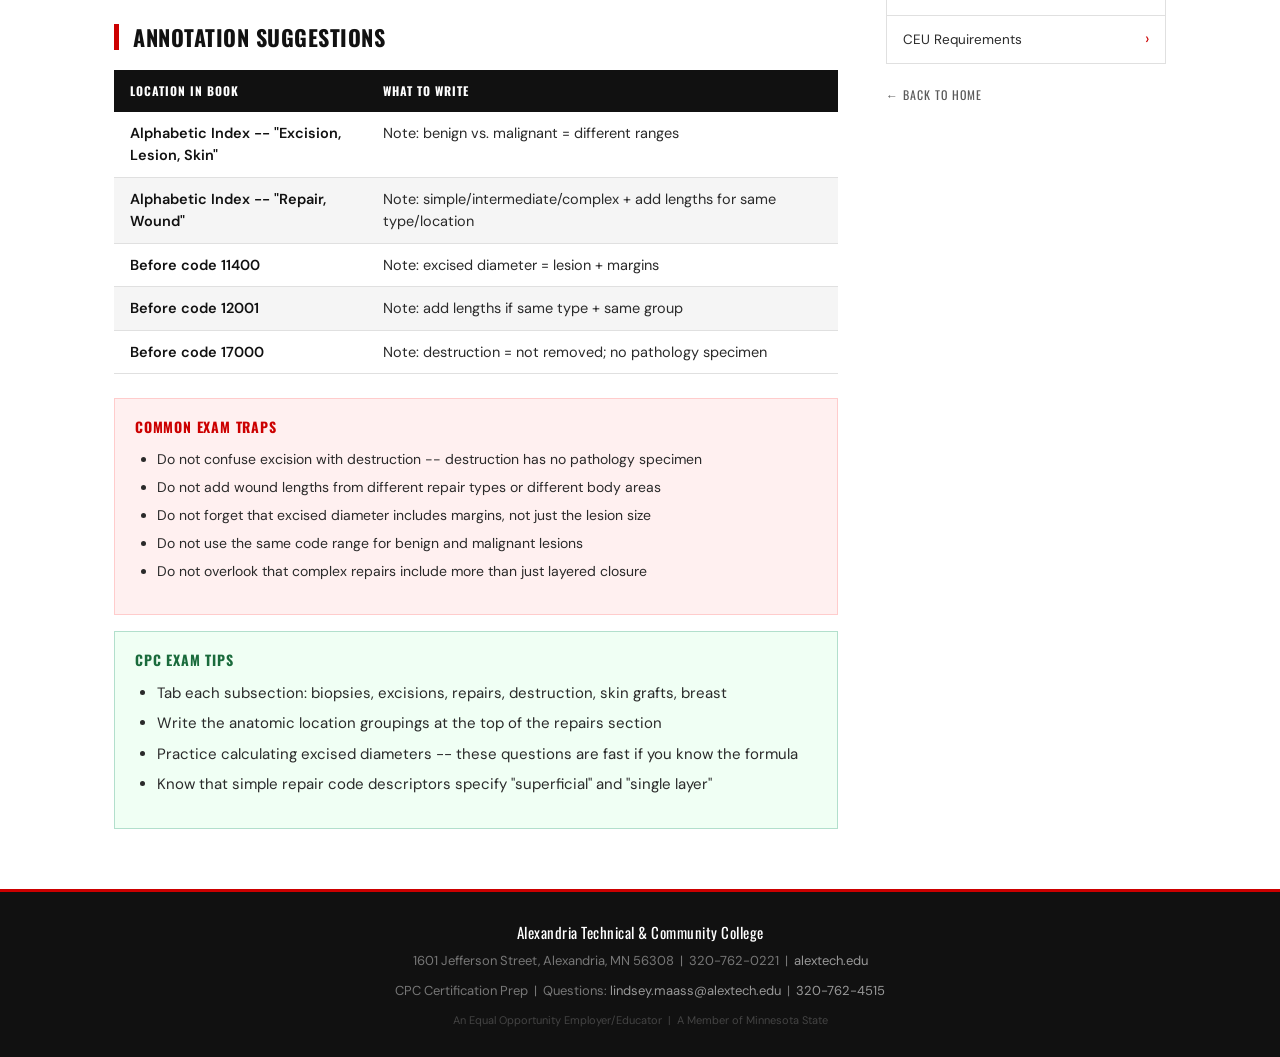
<file: cheat-integumentary.html>
<!DOCTYPE html>
<html lang="en">
<head>
<meta charset="UTF-8">
<meta name="viewport" content="width=device-width, initial-scale=1.0">
<title>Integumentary System (10000s) | CPC Prep | Alexandria College</title>
<link rel="stylesheet" href="style.css">
</head>
<body>
<header class="site-header" id="site-header"></header>
<nav class="site-nav" id="site-nav"></nav>
<div class="page-hero">
  <div class="inner">
    <div class="eyebrow">CPT Coding Cheat Sheet &nbsp;|&nbsp; 10000–19999</div>
    <h1>Integumentary System<br><em>CPT Coding Guide</em></h1>
    <p class="hero-desc">Skin, subcutaneous tissue, nails, and breast procedures. Covers lesion removal, wound repairs, skin grafts, debridement, and exam-day tips.</p>
  </div>
</div>
<div class="page-layout">
  <main>
    
      <div class="download-banner">
        <div class="dl-text"><strong>Integumentary System Cheat Sheet</strong>CPT 10000–19999 -- formatted reference guide</div>
        <a href="downloads/Cheat_Integumentary.docx" class="btn-download" download>Download .docx</a>
      </div>
      <div class="content-body">
        <h2 class="section-head">Section Overview</h2>
        <p>The Integumentary System codes (10000–19999) cover skin, subcutaneous tissue, nails, and breasts. Procedures range from simple biopsies to complex skin grafts. This section is heavily tested on size, location, and repair type distinctions.</p>

        <h2 class="section-head">Critical Coding Tips</h2>
        <div class="cs-grid">
          <div class="cs-section">
            <h4>Size Always Matters</h4>
            <ul>
              <li>Lesion excision: excised diameter = lesion + margins</li>
              <li>Wound repair: code by total length in centimeters</li>
              <li>Burns: code by percentage of body surface area</li>
              <li>Always measure in centimeters -- know the size before coding</li>
            </ul>
          </div>
          <div class="cs-section">
            <h4>Location Groups</h4>
            <ul>
              <li><strong>Simple locations:</strong> Trunk, arms, legs</li>
              <li><strong>Complex locations:</strong> Face, ears, eyelids, nose, lips, mucous membranes, hands, feet, genitalia</li>
              <li>Location determines which code range to use for excisions and repairs</li>
            </ul>
          </div>
          <div class="cs-section">
            <h4>Wound Repair Types</h4>
            <ul>
              <li><strong>Simple (12001–12021):</strong> One-layer closure, minimal contamination</li>
              <li><strong>Intermediate (12031–12057):</strong> Layered closure or contaminated wound</li>
              <li><strong>Complex (13100–13160):</strong> Scar revision, debridement, or retention sutures</li>
            </ul>
          </div>
          <div class="cs-section">
            <h4>Multiple Repairs Rule</h4>
            <ul>
              <li>Add lengths together if same type AND same anatomic group</li>
              <li>Code separately if different repair types or different anatomic groups</li>
              <li>List most complex/highest-paying code first</li>
            </ul>
          </div>
          <div class="cs-section">
            <h4>Destruction vs. Excision</h4>
            <ul>
              <li><strong>Destruction (17000–17999):</strong> Tissue destroyed, not removed (laser, freezing, chemicals)</li>
              <li><strong>Excision (11400–11646):</strong> Tissue cut out and removed, usually for pathology</li>
            </ul>
          </div>
          <div class="cs-section">
            <h4>Lesion Removal Rules</h4>
            <ul>
              <li>Each separate lesion gets its own code</li>
              <li>Benign vs. malignant = different code ranges (11400s vs. 11600s)</li>
              <li>Code by lesion size AND location AND whether benign or malignant</li>
            </ul>
          </div>
        </div>

        <h2 class="section-head">Annotation Suggestions</h2>
        <table class="info-table">
          <thead><tr><th>Location in Book</th><th>What to Write</th></tr></thead>
          <tbody>
            <tr><td>Alphabetic Index -- "Excision, Lesion, Skin"</td><td>Note: benign vs. malignant = different ranges</td></tr>
            <tr><td>Alphabetic Index -- "Repair, Wound"</td><td>Note: simple/intermediate/complex + add lengths for same type/location</td></tr>
            <tr><td>Before code 11400</td><td>Note: excised diameter = lesion + margins</td></tr>
            <tr><td>Before code 12001</td><td>Note: add lengths if same type + same group</td></tr>
            <tr><td>Before code 17000</td><td>Note: destruction = not removed; no pathology specimen</td></tr>
          </tbody>
        </table>

        <div class="trap-box">
          <h4>Common Exam Traps</h4>
          <ul>
            <li>Do not confuse excision with destruction -- destruction has no pathology specimen</li>
            <li>Do not add wound lengths from different repair types or different body areas</li>
            <li>Do not forget that excised diameter includes margins, not just the lesion size</li>
            <li>Do not use the same code range for benign and malignant lesions</li>
            <li>Do not overlook that complex repairs include more than just layered closure</li>
          </ul>
        </div>

        <div class="tip-box">
          <h4>CPC Exam Tips</h4>
          <ul>
            <li>Tab each subsection: biopsies, excisions, repairs, destruction, skin grafts, breast</li>
            <li>Write the anatomic location groupings at the top of the repairs section</li>
            <li>Practice calculating excised diameters -- these questions are fast if you know the formula</li>
            <li>Know that simple repair code descriptors specify "superficial" and "single layer"</li>
          </ul>
        </div>
      </div>
  </main>
  <aside class="sidebar">
    <div class="sidebar-block">
      <div class="sidebar-block-head">Your Instructor</div>
      <div class="sidebar-block-body">
        <dl class="contact-dl">
          <dt>Name</dt><dd>Lindsey Maass</dd>
          <dt>Email</dt><dd><a href="mailto:lindsey.maass@alextech.edu">lindsey.maass@alextech.edu</a></dd>
          <dt>Phone</dt><dd><a href="tel:+13207624515">320-762-4515</a></dd>
        </dl>
      </div>
    </div>
    <div class="sidebar-block">
      <div class="sidebar-block-head black">CPT Cheat Sheets</div>
      <ul class="sidebar-links">
        <li><a href="cheat-integumentary.html">Integumentary (10000s)</a></li>
        <li><a href="cheat-musculoskeletal.html">Musculoskeletal (20000s)</a></li>
        <li><a href="cheat-respiratory.html">Respiratory / Hemic (30000s)</a></li>
        <li><a href="cheat-cardiovascular.html">Cardiovascular (33000s)</a></li>
        <li><a href="cheat-digestive.html">Digestive (40000s)</a></li>
        <li><a href="cheat-urinary.html">Urinary (50000s)</a></li>
        <li><a href="cheat-radiology.html">Radiology (70000s)</a></li>
      </ul>
    </div>
    <div class="sidebar-block">
      <div class="sidebar-block-head black">Exam Prep Series</div>
      <ul class="sidebar-links">
        <li><a href="week-1.html">Week 1: AAPC Membership</a></li>
        <li><a href="week-2.html">Week 2: Exam Format</a></li>
        <li><a href="week-3.html">Week 3: Registration</a></li>
        <li><a href="week-4.html">Week 4: Study Strategies</a></li>
        <li><a href="week-5.html">Week 5: Exam Day</a></li>
        <li><a href="week-6.html">Week 6: After the Exam</a></li>
      </ul>
    </div>
    <div class="sidebar-block">
      <div class="sidebar-block-head black">AAPC Links</div>
      <ul class="sidebar-links">
        <li><a href="https://www.aapc.com" target="_blank">Member Login</a></li>
        <li><a href="https://www.aapc.com/certification/cpc/" target="_blank">CPC Certification</a></li>
        <li><a href="https://www.aapc.com/career-center" target="_blank">Career Center</a></li>
        <li><a href="https://www.aapc.com/about-us/ceu-policies" target="_blank">CEU Requirements</a></li>
      </ul>
    </div>
    
    <div style="margin-top:8px;"><a href="index.html" style="font-family:var(--font-head);font-size:12px;letter-spacing:1px;text-transform:uppercase;color:var(--mid-gray);text-decoration:none;">← Back to Home</a></div>
  </aside>
</div>
<footer class="site-footer" id="site-footer"></footer>
<script src="site.js"></script>
<script>document.addEventListener('DOMContentLoaded', () => renderSite('integumentary'));</script>
</body>
</html>
</file>
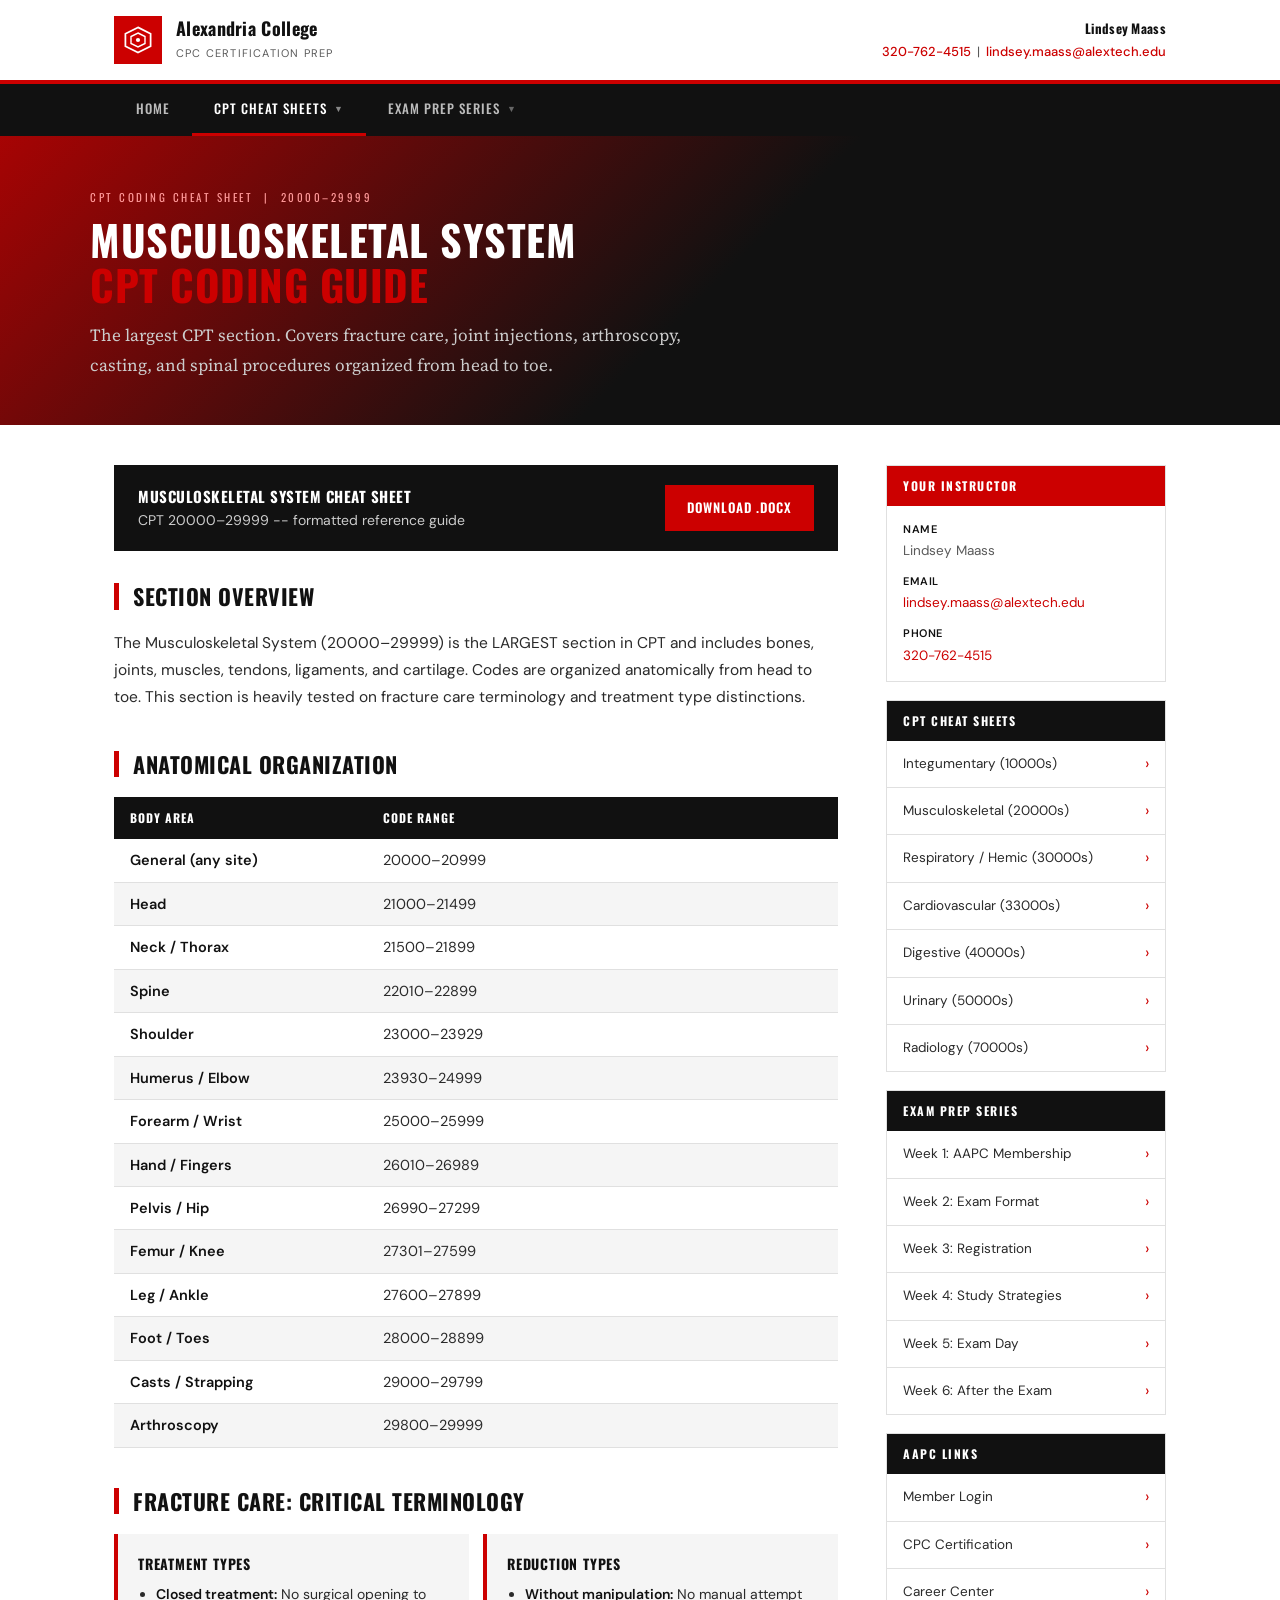
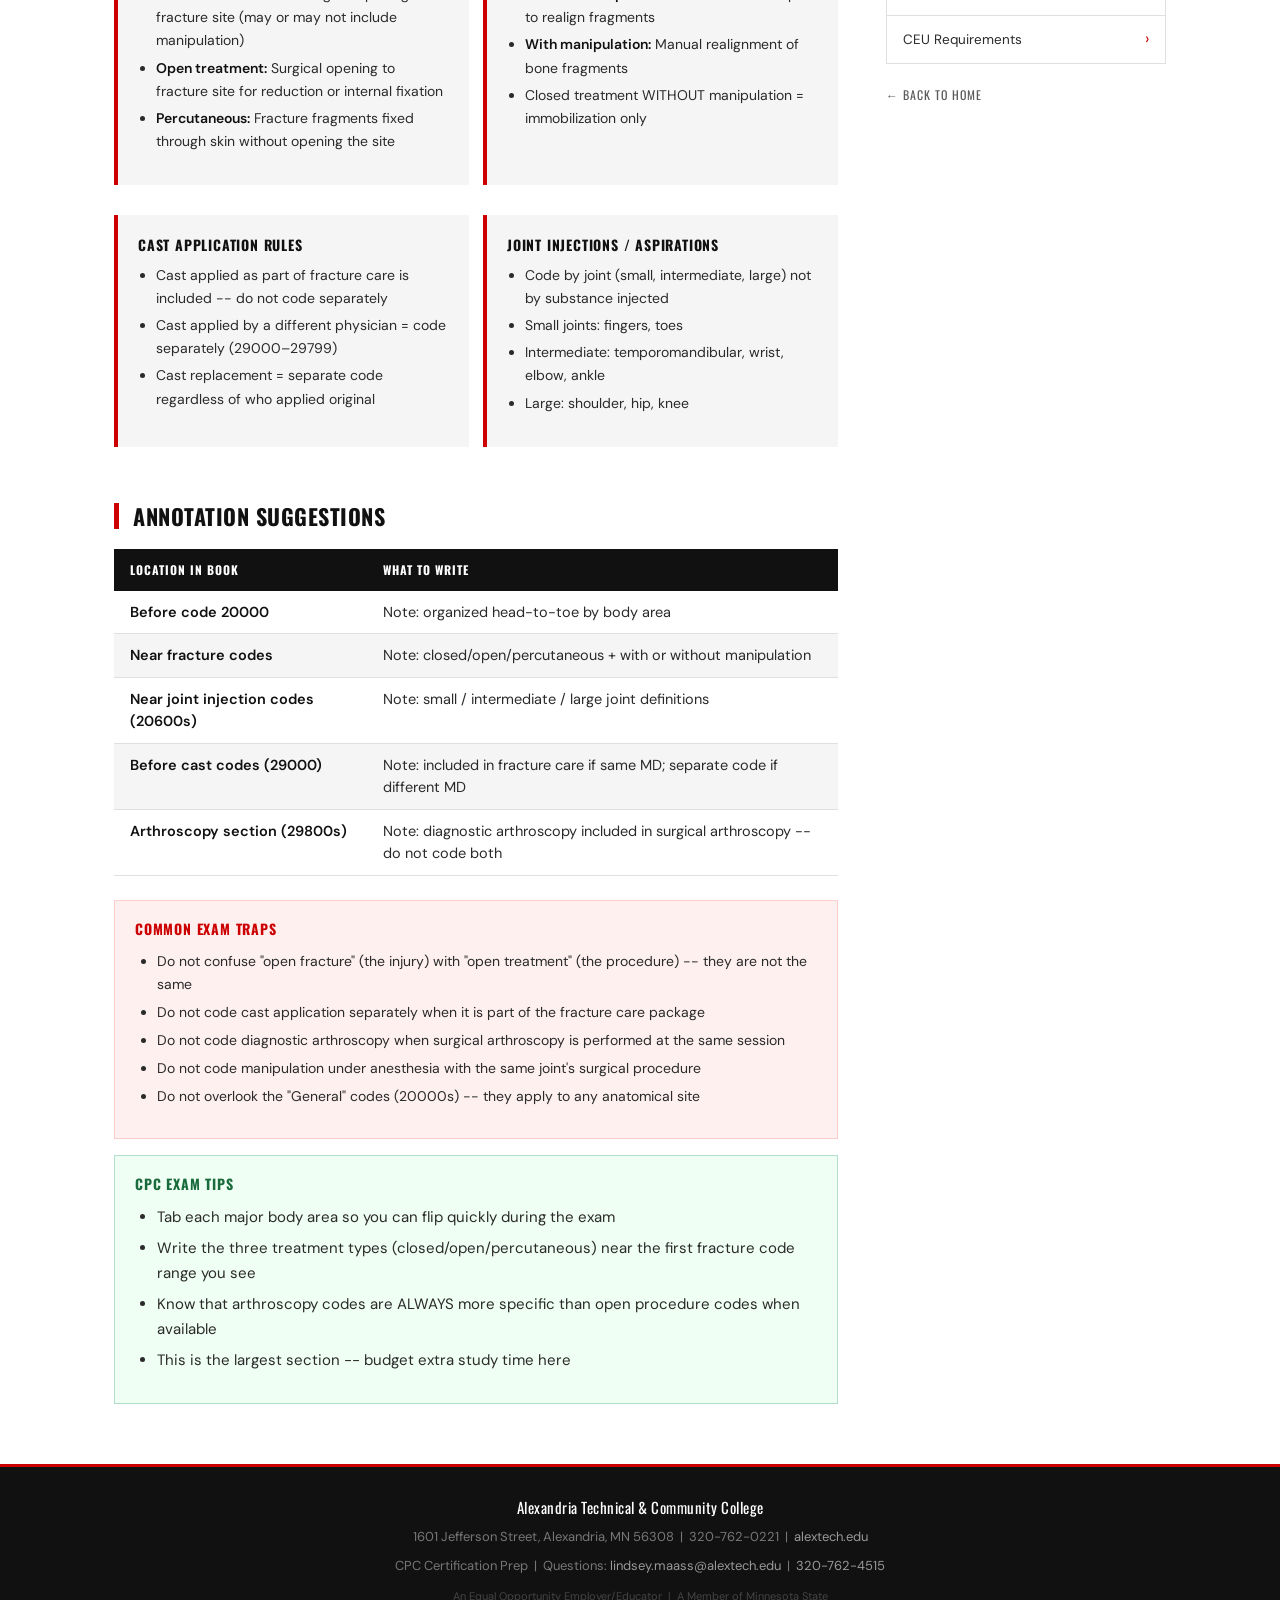
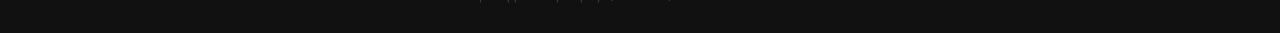
<file: cheat-musculoskeletal.html>
<!DOCTYPE html>
<html lang="en">
<head>
<meta charset="UTF-8">
<meta name="viewport" content="width=device-width, initial-scale=1.0">
<title>Musculoskeletal System (20000s) | CPC Prep | Alexandria College</title>
<link rel="stylesheet" href="style.css">
</head>
<body>
<header class="site-header" id="site-header"></header>
<nav class="site-nav" id="site-nav"></nav>
<div class="page-hero">
  <div class="inner">
    <div class="eyebrow">CPT Coding Cheat Sheet &nbsp;|&nbsp; 20000–29999</div>
    <h1>Musculoskeletal System<br><em>CPT Coding Guide</em></h1>
    <p class="hero-desc">The largest CPT section. Covers fracture care, joint injections, arthroscopy, casting, and spinal procedures organized from head to toe.</p>
  </div>
</div>
<div class="page-layout">
  <main>
    
      <div class="download-banner">
        <div class="dl-text"><strong>Musculoskeletal System Cheat Sheet</strong>CPT 20000–29999 -- formatted reference guide</div>
        <a href="downloads/Cheat_Musculoskeletal.docx" class="btn-download" download>Download .docx</a>
      </div>
      <div class="content-body">
        <h2 class="section-head">Section Overview</h2>
        <p>The Musculoskeletal System (20000–29999) is the LARGEST section in CPT and includes bones, joints, muscles, tendons, ligaments, and cartilage. Codes are organized anatomically from head to toe. This section is heavily tested on fracture care terminology and treatment type distinctions.</p>

        <h2 class="section-head">Anatomical Organization</h2>
        <table class="info-table">
          <thead><tr><th>Body Area</th><th>Code Range</th></tr></thead>
          <tbody>
            <tr><td>General (any site)</td><td>20000–20999</td></tr>
            <tr><td>Head</td><td>21000–21499</td></tr>
            <tr><td>Neck / Thorax</td><td>21500–21899</td></tr>
            <tr><td>Spine</td><td>22010–22899</td></tr>
            <tr><td>Shoulder</td><td>23000–23929</td></tr>
            <tr><td>Humerus / Elbow</td><td>23930–24999</td></tr>
            <tr><td>Forearm / Wrist</td><td>25000–25999</td></tr>
            <tr><td>Hand / Fingers</td><td>26010–26989</td></tr>
            <tr><td>Pelvis / Hip</td><td>26990–27299</td></tr>
            <tr><td>Femur / Knee</td><td>27301–27599</td></tr>
            <tr><td>Leg / Ankle</td><td>27600–27899</td></tr>
            <tr><td>Foot / Toes</td><td>28000–28899</td></tr>
            <tr><td>Casts / Strapping</td><td>29000–29799</td></tr>
            <tr><td>Arthroscopy</td><td>29800–29999</td></tr>
          </tbody>
        </table>

        <h2 class="section-head">Fracture Care: Critical Terminology</h2>
        <div class="cs-grid">
          <div class="cs-section">
            <h4>Treatment Types</h4>
            <ul>
              <li><strong>Closed treatment:</strong> No surgical opening to fracture site (may or may not include manipulation)</li>
              <li><strong>Open treatment:</strong> Surgical opening to fracture site for reduction or internal fixation</li>
              <li><strong>Percutaneous:</strong> Fracture fragments fixed through skin without opening the site</li>
            </ul>
          </div>
          <div class="cs-section">
            <h4>Reduction Types</h4>
            <ul>
              <li><strong>Without manipulation:</strong> No manual attempt to realign fragments</li>
              <li><strong>With manipulation:</strong> Manual realignment of bone fragments</li>
              <li>Closed treatment WITHOUT manipulation = immobilization only</li>
            </ul>
          </div>
          <div class="cs-section">
            <h4>Cast Application Rules</h4>
            <ul>
              <li>Cast applied as part of fracture care is included -- do not code separately</li>
              <li>Cast applied by a different physician = code separately (29000–29799)</li>
              <li>Cast replacement = separate code regardless of who applied original</li>
            </ul>
          </div>
          <div class="cs-section">
            <h4>Joint Injections / Aspirations</h4>
            <ul>
              <li>Code by joint (small, intermediate, large) not by substance injected</li>
              <li>Small joints: fingers, toes</li>
              <li>Intermediate: temporomandibular, wrist, elbow, ankle</li>
              <li>Large: shoulder, hip, knee</li>
            </ul>
          </div>
        </div>

        <h2 class="section-head">Annotation Suggestions</h2>
        <table class="info-table">
          <thead><tr><th>Location in Book</th><th>What to Write</th></tr></thead>
          <tbody>
            <tr><td>Before code 20000</td><td>Note: organized head-to-toe by body area</td></tr>
            <tr><td>Near fracture codes</td><td>Note: closed/open/percutaneous + with or without manipulation</td></tr>
            <tr><td>Near joint injection codes (20600s)</td><td>Note: small / intermediate / large joint definitions</td></tr>
            <tr><td>Before cast codes (29000)</td><td>Note: included in fracture care if same MD; separate code if different MD</td></tr>
            <tr><td>Arthroscopy section (29800s)</td><td>Note: diagnostic arthroscopy included in surgical arthroscopy -- do not code both</td></tr>
          </tbody>
        </table>

        <div class="trap-box">
          <h4>Common Exam Traps</h4>
          <ul>
            <li>Do not confuse "open fracture" (the injury) with "open treatment" (the procedure) -- they are not the same</li>
            <li>Do not code cast application separately when it is part of the fracture care package</li>
            <li>Do not code diagnostic arthroscopy when surgical arthroscopy is performed at the same session</li>
            <li>Do not code manipulation under anesthesia with the same joint's surgical procedure</li>
            <li>Do not overlook the "General" codes (20000s) -- they apply to any anatomical site</li>
          </ul>
        </div>
        <div class="tip-box">
          <h4>CPC Exam Tips</h4>
          <ul>
            <li>Tab each major body area so you can flip quickly during the exam</li>
            <li>Write the three treatment types (closed/open/percutaneous) near the first fracture code range you see</li>
            <li>Know that arthroscopy codes are ALWAYS more specific than open procedure codes when available</li>
            <li>This is the largest section -- budget extra study time here</li>
          </ul>
        </div>
      </div>
  </main>
  <aside class="sidebar">
    <div class="sidebar-block">
      <div class="sidebar-block-head">Your Instructor</div>
      <div class="sidebar-block-body">
        <dl class="contact-dl">
          <dt>Name</dt><dd>Lindsey Maass</dd>
          <dt>Email</dt><dd><a href="mailto:lindsey.maass@alextech.edu">lindsey.maass@alextech.edu</a></dd>
          <dt>Phone</dt><dd><a href="tel:+13207624515">320-762-4515</a></dd>
        </dl>
      </div>
    </div>
    <div class="sidebar-block">
      <div class="sidebar-block-head black">CPT Cheat Sheets</div>
      <ul class="sidebar-links">
        <li><a href="cheat-integumentary.html">Integumentary (10000s)</a></li>
        <li><a href="cheat-musculoskeletal.html">Musculoskeletal (20000s)</a></li>
        <li><a href="cheat-respiratory.html">Respiratory / Hemic (30000s)</a></li>
        <li><a href="cheat-cardiovascular.html">Cardiovascular (33000s)</a></li>
        <li><a href="cheat-digestive.html">Digestive (40000s)</a></li>
        <li><a href="cheat-urinary.html">Urinary (50000s)</a></li>
        <li><a href="cheat-radiology.html">Radiology (70000s)</a></li>
      </ul>
    </div>
    <div class="sidebar-block">
      <div class="sidebar-block-head black">Exam Prep Series</div>
      <ul class="sidebar-links">
        <li><a href="week-1.html">Week 1: AAPC Membership</a></li>
        <li><a href="week-2.html">Week 2: Exam Format</a></li>
        <li><a href="week-3.html">Week 3: Registration</a></li>
        <li><a href="week-4.html">Week 4: Study Strategies</a></li>
        <li><a href="week-5.html">Week 5: Exam Day</a></li>
        <li><a href="week-6.html">Week 6: After the Exam</a></li>
      </ul>
    </div>
    <div class="sidebar-block">
      <div class="sidebar-block-head black">AAPC Links</div>
      <ul class="sidebar-links">
        <li><a href="https://www.aapc.com" target="_blank">Member Login</a></li>
        <li><a href="https://www.aapc.com/certification/cpc/" target="_blank">CPC Certification</a></li>
        <li><a href="https://www.aapc.com/career-center" target="_blank">Career Center</a></li>
        <li><a href="https://www.aapc.com/about-us/ceu-policies" target="_blank">CEU Requirements</a></li>
      </ul>
    </div>
    
    <div style="margin-top:8px;"><a href="index.html" style="font-family:var(--font-head);font-size:12px;letter-spacing:1px;text-transform:uppercase;color:var(--mid-gray);text-decoration:none;">← Back to Home</a></div>
  </aside>
</div>
<footer class="site-footer" id="site-footer"></footer>
<script src="site.js"></script>
<script>document.addEventListener('DOMContentLoaded', () => renderSite('musculoskeletal'));</script>
</body>
</html>
</file>
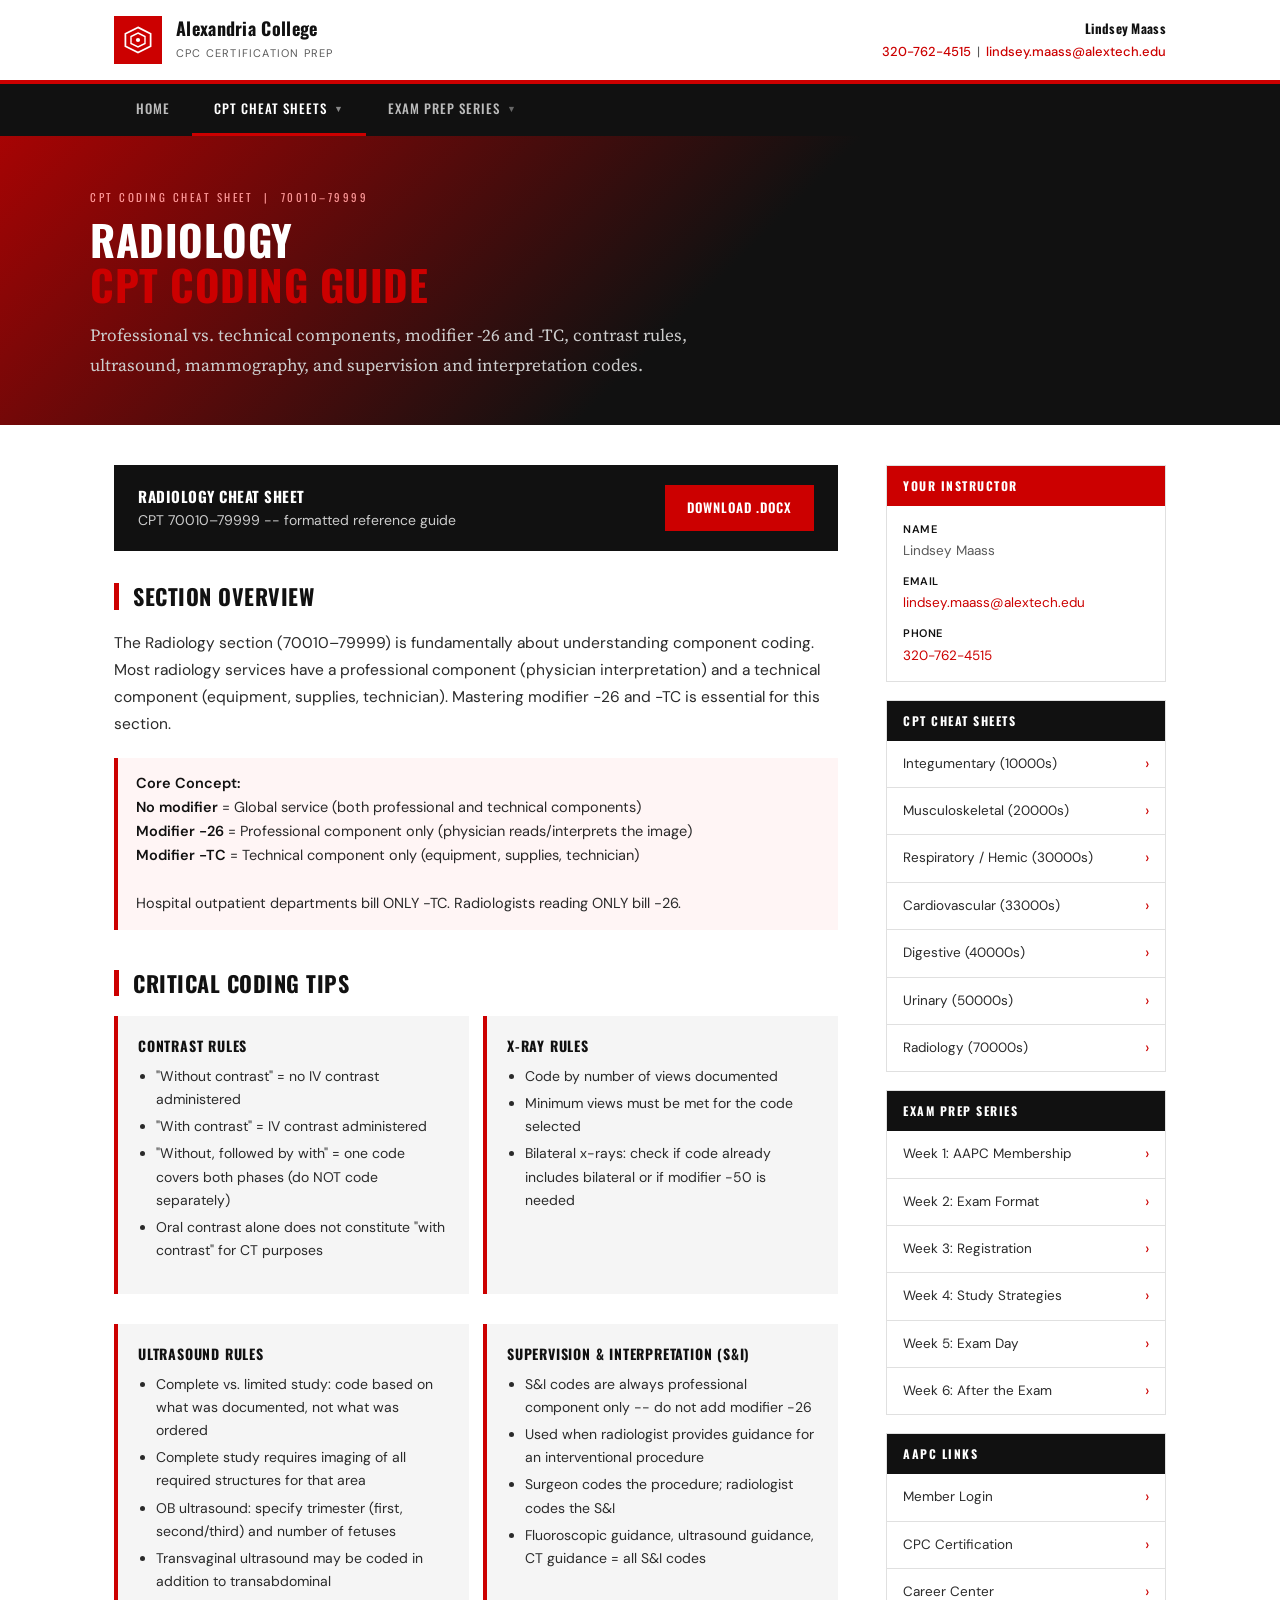
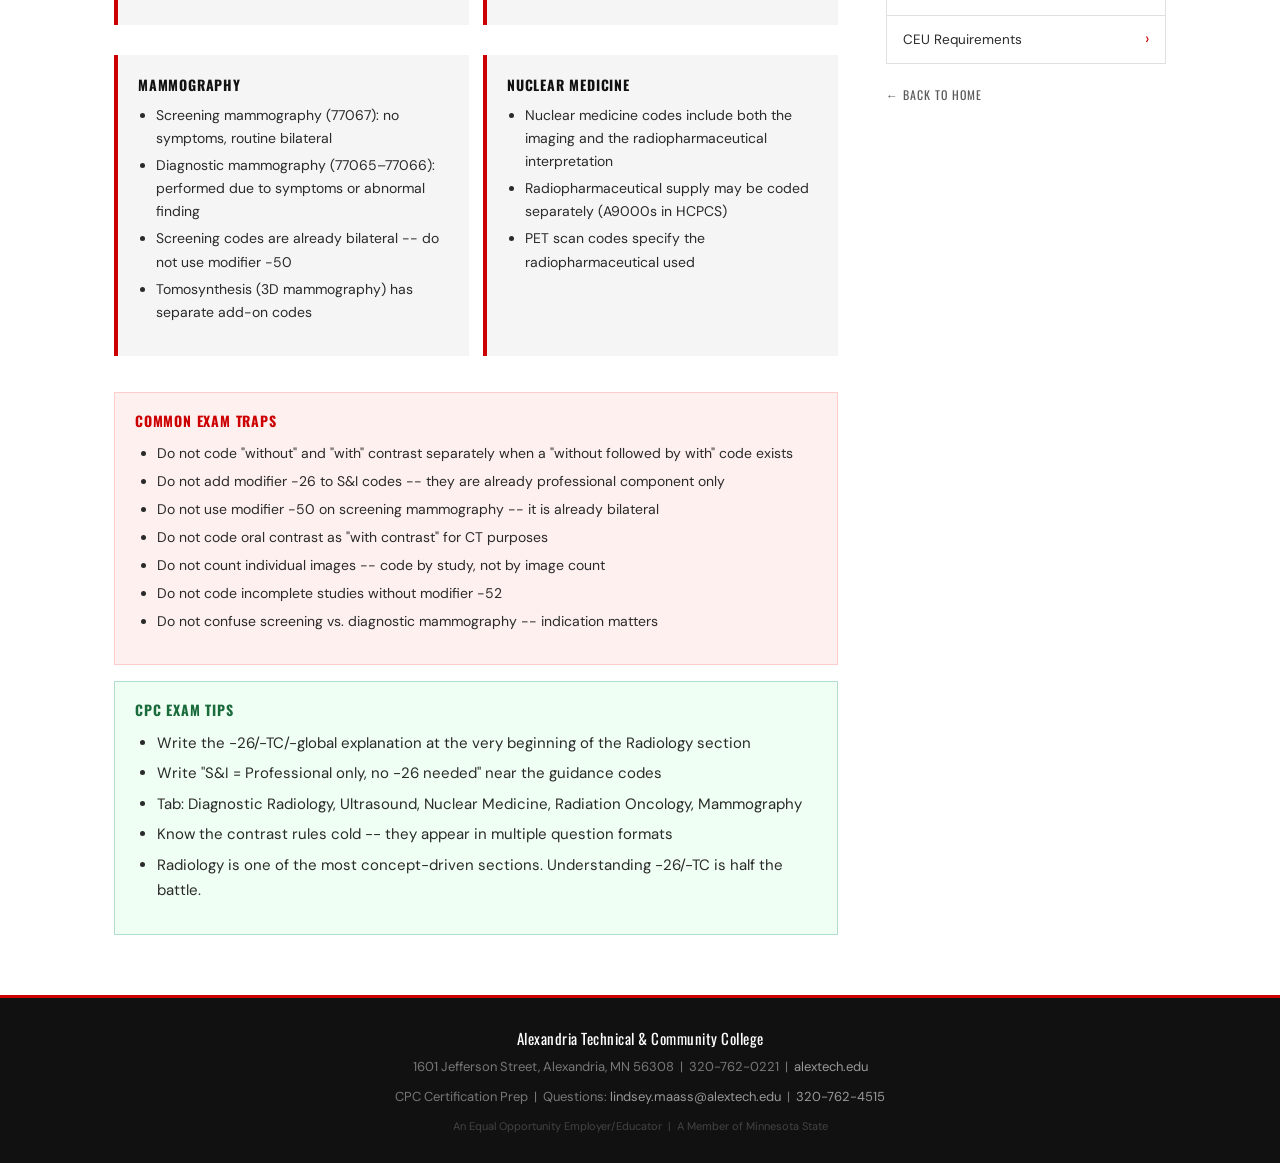
<file: cheat-radiology.html>
<!DOCTYPE html>
<html lang="en">
<head>
<meta charset="UTF-8">
<meta name="viewport" content="width=device-width, initial-scale=1.0">
<title>Radiology (70000s) | CPC Prep | Alexandria College</title>
<link rel="stylesheet" href="style.css">
</head>
<body>
<header class="site-header" id="site-header"></header>
<nav class="site-nav" id="site-nav"></nav>
<div class="page-hero">
  <div class="inner">
    <div class="eyebrow">CPT Coding Cheat Sheet &nbsp;|&nbsp; 70010–79999</div>
    <h1>Radiology<br><em>CPT Coding Guide</em></h1>
    <p class="hero-desc">Professional vs. technical components, modifier -26 and -TC, contrast rules, ultrasound, mammography, and supervision and interpretation codes.</p>
  </div>
</div>
<div class="page-layout">
  <main>
    
      <div class="download-banner">
        <div class="dl-text"><strong>Radiology Cheat Sheet</strong>CPT 70010–79999 -- formatted reference guide</div>
        <a href="downloads/Cheat_Radiology.docx" class="btn-download" download>Download .docx</a>
      </div>
      <div class="content-body">
        <h2 class="section-head">Section Overview</h2>
        <p>The Radiology section (70010–79999) is fundamentally about understanding component coding. Most radiology services have a professional component (physician interpretation) and a technical component (equipment, supplies, technician). Mastering modifier -26 and -TC is essential for this section.</p>

        <div class="callout"><strong>Core Concept:</strong><br>
        <strong>No modifier</strong> = Global service (both professional and technical components)<br>
        <strong>Modifier -26</strong> = Professional component only (physician reads/interprets the image)<br>
        <strong>Modifier -TC</strong> = Technical component only (equipment, supplies, technician)<br><br>
        Hospital outpatient departments bill ONLY -TC. Radiologists reading ONLY bill -26.</div>

        <h2 class="section-head">Critical Coding Tips</h2>
        <div class="cs-grid">
          <div class="cs-section">
            <h4>Contrast Rules</h4>
            <ul>
              <li>"Without contrast" = no IV contrast administered</li>
              <li>"With contrast" = IV contrast administered</li>
              <li>"Without, followed by with" = one code covers both phases (do NOT code separately)</li>
              <li>Oral contrast alone does not constitute "with contrast" for CT purposes</li>
            </ul>
          </div>
          <div class="cs-section">
            <h4>X-Ray Rules</h4>
            <ul>
              <li>Code by number of views documented</li>
              <li>Minimum views must be met for the code selected</li>
              <li>Bilateral x-rays: check if code already includes bilateral or if modifier -50 is needed</li>
            </ul>
          </div>
          <div class="cs-section">
            <h4>Ultrasound Rules</h4>
            <ul>
              <li>Complete vs. limited study: code based on what was documented, not what was ordered</li>
              <li>Complete study requires imaging of all required structures for that area</li>
              <li>OB ultrasound: specify trimester (first, second/third) and number of fetuses</li>
              <li>Transvaginal ultrasound may be coded in addition to transabdominal</li>
            </ul>
          </div>
          <div class="cs-section">
            <h4>Supervision &amp; Interpretation (S&amp;I)</h4>
            <ul>
              <li>S&amp;I codes are always professional component only -- do not add modifier -26</li>
              <li>Used when radiologist provides guidance for an interventional procedure</li>
              <li>Surgeon codes the procedure; radiologist codes the S&amp;I</li>
              <li>Fluoroscopic guidance, ultrasound guidance, CT guidance = all S&amp;I codes</li>
            </ul>
          </div>
          <div class="cs-section">
            <h4>Mammography</h4>
            <ul>
              <li>Screening mammography (77067): no symptoms, routine bilateral</li>
              <li>Diagnostic mammography (77065–77066): performed due to symptoms or abnormal finding</li>
              <li>Screening codes are already bilateral -- do not use modifier -50</li>
              <li>Tomosynthesis (3D mammography) has separate add-on codes</li>
            </ul>
          </div>
          <div class="cs-section">
            <h4>Nuclear Medicine</h4>
            <ul>
              <li>Nuclear medicine codes include both the imaging and the radiopharmaceutical interpretation</li>
              <li>Radiopharmaceutical supply may be coded separately (A9000s in HCPCS)</li>
              <li>PET scan codes specify the radiopharmaceutical used</li>
            </ul>
          </div>
        </div>

        <div class="trap-box">
          <h4>Common Exam Traps</h4>
          <ul>
            <li>Do not code "without" and "with" contrast separately when a "without followed by with" code exists</li>
            <li>Do not add modifier -26 to S&amp;I codes -- they are already professional component only</li>
            <li>Do not use modifier -50 on screening mammography -- it is already bilateral</li>
            <li>Do not code oral contrast as "with contrast" for CT purposes</li>
            <li>Do not count individual images -- code by study, not by image count</li>
            <li>Do not code incomplete studies without modifier -52</li>
            <li>Do not confuse screening vs. diagnostic mammography -- indication matters</li>
          </ul>
        </div>
        <div class="tip-box">
          <h4>CPC Exam Tips</h4>
          <ul>
            <li>Write the -26/-TC/-global explanation at the very beginning of the Radiology section</li>
            <li>Write "S&amp;I = Professional only, no -26 needed" near the guidance codes</li>
            <li>Tab: Diagnostic Radiology, Ultrasound, Nuclear Medicine, Radiation Oncology, Mammography</li>
            <li>Know the contrast rules cold -- they appear in multiple question formats</li>
            <li>Radiology is one of the most concept-driven sections. Understanding -26/-TC is half the battle.</li>
          </ul>
        </div>
      </div>
  </main>
  <aside class="sidebar">
    <div class="sidebar-block">
      <div class="sidebar-block-head">Your Instructor</div>
      <div class="sidebar-block-body">
        <dl class="contact-dl">
          <dt>Name</dt><dd>Lindsey Maass</dd>
          <dt>Email</dt><dd><a href="mailto:lindsey.maass@alextech.edu">lindsey.maass@alextech.edu</a></dd>
          <dt>Phone</dt><dd><a href="tel:+13207624515">320-762-4515</a></dd>
        </dl>
      </div>
    </div>
    <div class="sidebar-block">
      <div class="sidebar-block-head black">CPT Cheat Sheets</div>
      <ul class="sidebar-links">
        <li><a href="cheat-integumentary.html">Integumentary (10000s)</a></li>
        <li><a href="cheat-musculoskeletal.html">Musculoskeletal (20000s)</a></li>
        <li><a href="cheat-respiratory.html">Respiratory / Hemic (30000s)</a></li>
        <li><a href="cheat-cardiovascular.html">Cardiovascular (33000s)</a></li>
        <li><a href="cheat-digestive.html">Digestive (40000s)</a></li>
        <li><a href="cheat-urinary.html">Urinary (50000s)</a></li>
        <li><a href="cheat-radiology.html">Radiology (70000s)</a></li>
      </ul>
    </div>
    <div class="sidebar-block">
      <div class="sidebar-block-head black">Exam Prep Series</div>
      <ul class="sidebar-links">
        <li><a href="week-1.html">Week 1: AAPC Membership</a></li>
        <li><a href="week-2.html">Week 2: Exam Format</a></li>
        <li><a href="week-3.html">Week 3: Registration</a></li>
        <li><a href="week-4.html">Week 4: Study Strategies</a></li>
        <li><a href="week-5.html">Week 5: Exam Day</a></li>
        <li><a href="week-6.html">Week 6: After the Exam</a></li>
      </ul>
    </div>
    <div class="sidebar-block">
      <div class="sidebar-block-head black">AAPC Links</div>
      <ul class="sidebar-links">
        <li><a href="https://www.aapc.com" target="_blank">Member Login</a></li>
        <li><a href="https://www.aapc.com/certification/cpc/" target="_blank">CPC Certification</a></li>
        <li><a href="https://www.aapc.com/career-center" target="_blank">Career Center</a></li>
        <li><a href="https://www.aapc.com/about-us/ceu-policies" target="_blank">CEU Requirements</a></li>
      </ul>
    </div>
    
    <div style="margin-top:8px;"><a href="index.html" style="font-family:var(--font-head);font-size:12px;letter-spacing:1px;text-transform:uppercase;color:var(--mid-gray);text-decoration:none;">← Back to Home</a></div>
  </aside>
</div>
<footer class="site-footer" id="site-footer"></footer>
<script src="site.js"></script>
<script>document.addEventListener('DOMContentLoaded', () => renderSite('radiology'));</script>
</body>
</html>
</file>
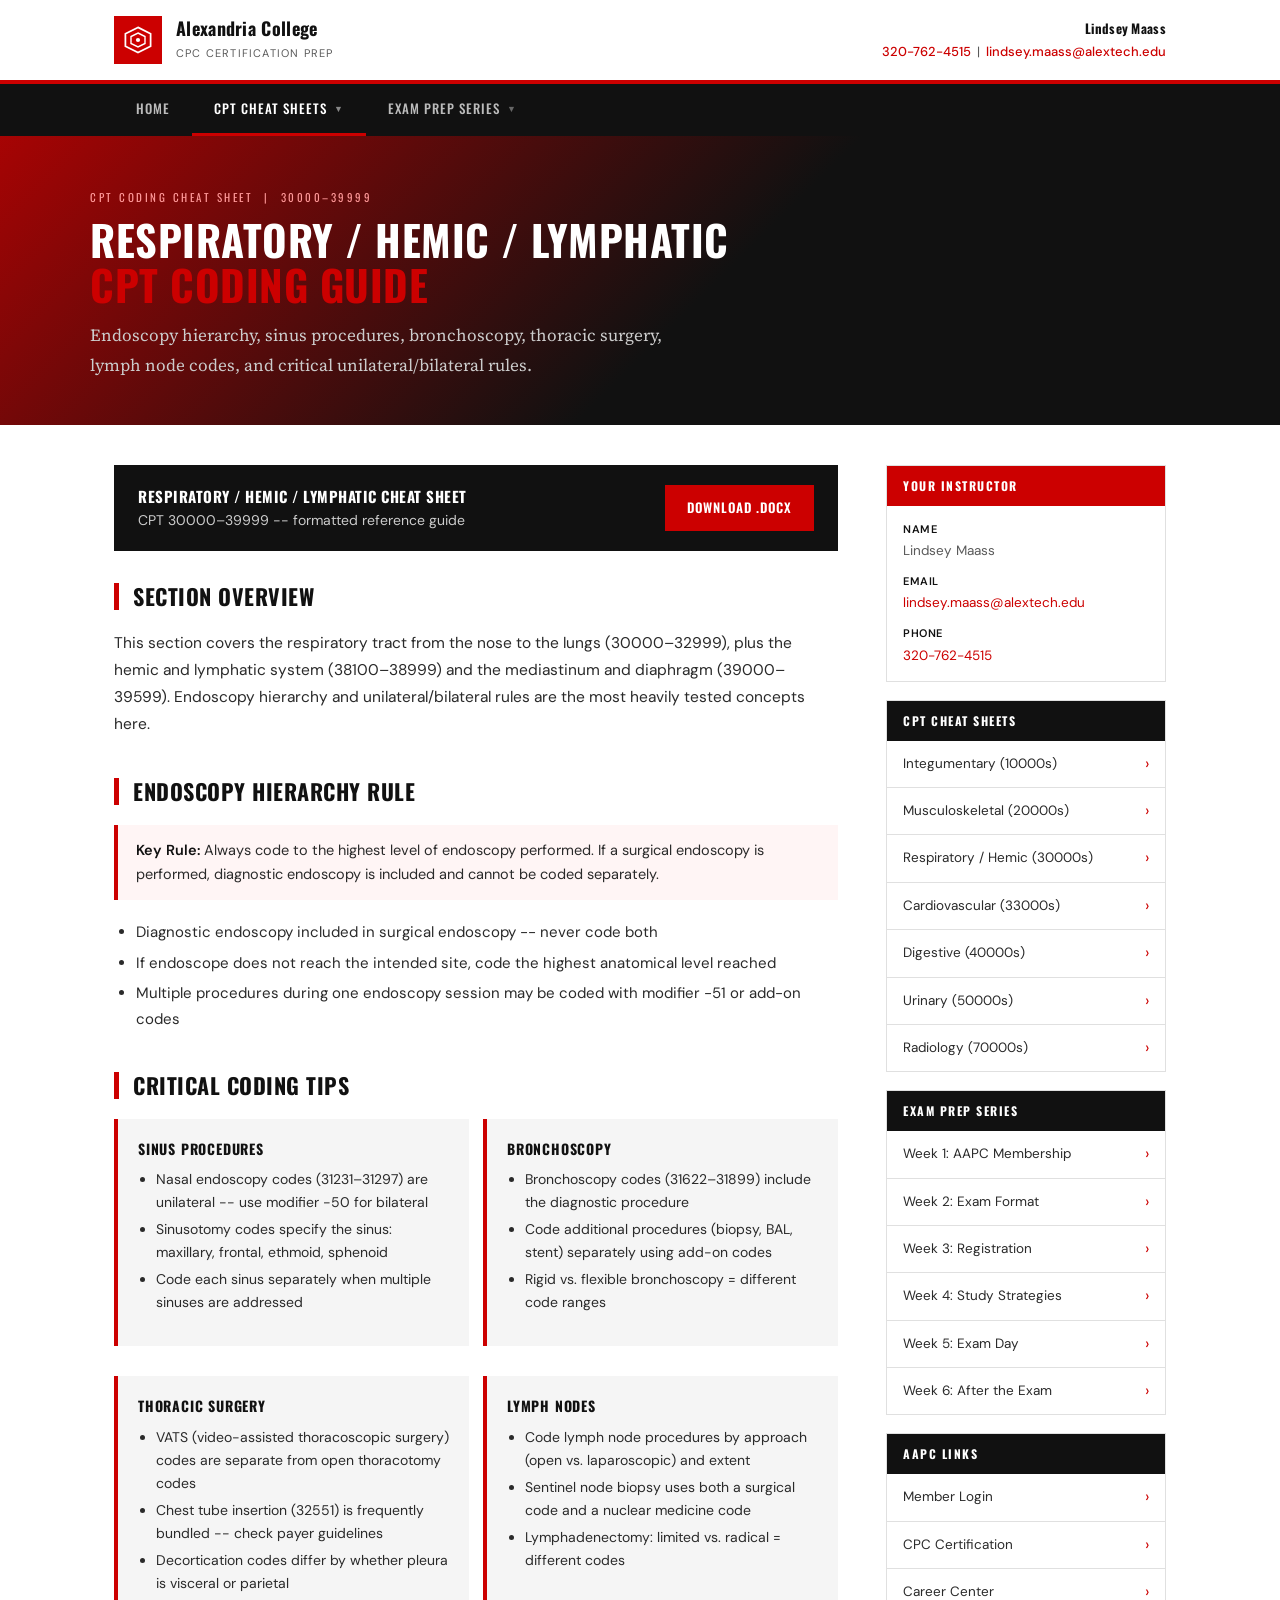
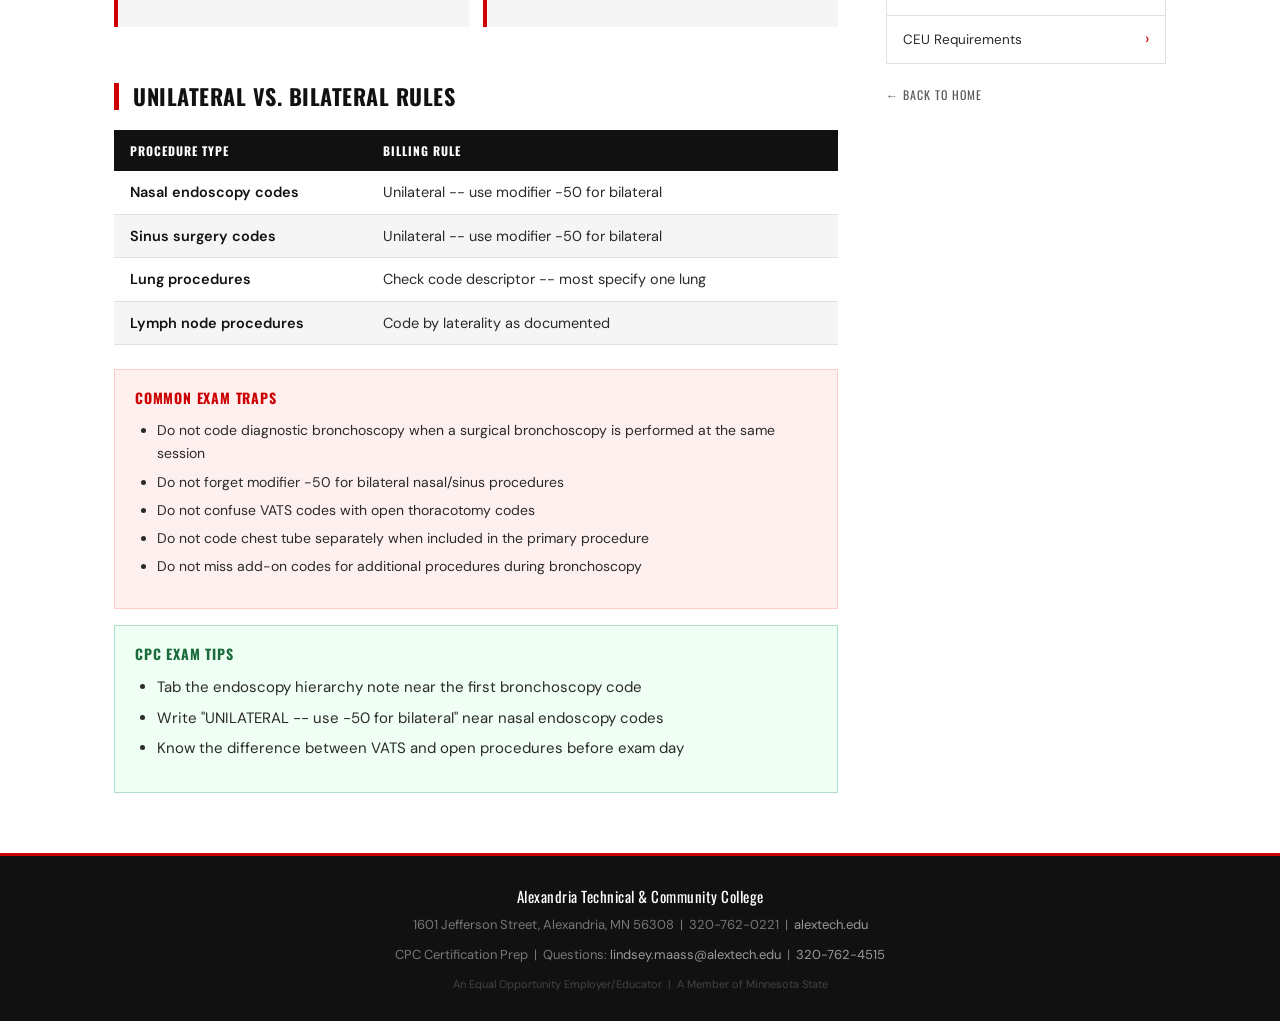
<file: cheat-respiratory.html>
<!DOCTYPE html>
<html lang="en">
<head>
<meta charset="UTF-8">
<meta name="viewport" content="width=device-width, initial-scale=1.0">
<title>Respiratory / Hemic / Lymphatic (30000s) | CPC Prep | Alexandria College</title>
<link rel="stylesheet" href="style.css">
</head>
<body>
<header class="site-header" id="site-header"></header>
<nav class="site-nav" id="site-nav"></nav>
<div class="page-hero">
  <div class="inner">
    <div class="eyebrow">CPT Coding Cheat Sheet &nbsp;|&nbsp; 30000–39999</div>
    <h1>Respiratory / Hemic / Lymphatic<br><em>CPT Coding Guide</em></h1>
    <p class="hero-desc">Endoscopy hierarchy, sinus procedures, bronchoscopy, thoracic surgery, lymph node codes, and critical unilateral/bilateral rules.</p>
  </div>
</div>
<div class="page-layout">
  <main>
    
      <div class="download-banner">
        <div class="dl-text"><strong>Respiratory / Hemic / Lymphatic Cheat Sheet</strong>CPT 30000–39999 -- formatted reference guide</div>
        <a href="downloads/Cheat_Respiratory.docx" class="btn-download" download>Download .docx</a>
      </div>
      <div class="content-body">
        <h2 class="section-head">Section Overview</h2>
        <p>This section covers the respiratory tract from the nose to the lungs (30000–32999), plus the hemic and lymphatic system (38100–38999) and the mediastinum and diaphragm (39000–39599). Endoscopy hierarchy and unilateral/bilateral rules are the most heavily tested concepts here.</p>

        <h2 class="section-head">Endoscopy Hierarchy Rule</h2>
        <div class="callout"><strong>Key Rule:</strong> Always code to the highest level of endoscopy performed. If a surgical endoscopy is performed, diagnostic endoscopy is included and cannot be coded separately.</div>
        <ul>
          <li>Diagnostic endoscopy included in surgical endoscopy -- never code both</li>
          <li>If endoscope does not reach the intended site, code the highest anatomical level reached</li>
          <li>Multiple procedures during one endoscopy session may be coded with modifier -51 or add-on codes</li>
        </ul>

        <h2 class="section-head">Critical Coding Tips</h2>
        <div class="cs-grid">
          <div class="cs-section">
            <h4>Sinus Procedures</h4>
            <ul>
              <li>Nasal endoscopy codes (31231–31297) are unilateral -- use modifier -50 for bilateral</li>
              <li>Sinusotomy codes specify the sinus: maxillary, frontal, ethmoid, sphenoid</li>
              <li>Code each sinus separately when multiple sinuses are addressed</li>
            </ul>
          </div>
          <div class="cs-section">
            <h4>Bronchoscopy</h4>
            <ul>
              <li>Bronchoscopy codes (31622–31899) include the diagnostic procedure</li>
              <li>Code additional procedures (biopsy, BAL, stent) separately using add-on codes</li>
              <li>Rigid vs. flexible bronchoscopy = different code ranges</li>
            </ul>
          </div>
          <div class="cs-section">
            <h4>Thoracic Surgery</h4>
            <ul>
              <li>VATS (video-assisted thoracoscopic surgery) codes are separate from open thoracotomy codes</li>
              <li>Chest tube insertion (32551) is frequently bundled -- check payer guidelines</li>
              <li>Decortication codes differ by whether pleura is visceral or parietal</li>
            </ul>
          </div>
          <div class="cs-section">
            <h4>Lymph Nodes</h4>
            <ul>
              <li>Code lymph node procedures by approach (open vs. laparoscopic) and extent</li>
              <li>Sentinel node biopsy uses both a surgical code and a nuclear medicine code</li>
              <li>Lymphadenectomy: limited vs. radical = different codes</li>
            </ul>
          </div>
        </div>

        <h2 class="section-head">Unilateral vs. Bilateral Rules</h2>
        <table class="info-table">
          <thead><tr><th>Procedure Type</th><th>Billing Rule</th></tr></thead>
          <tbody>
            <tr><td>Nasal endoscopy codes</td><td>Unilateral -- use modifier -50 for bilateral</td></tr>
            <tr><td>Sinus surgery codes</td><td>Unilateral -- use modifier -50 for bilateral</td></tr>
            <tr><td>Lung procedures</td><td>Check code descriptor -- most specify one lung</td></tr>
            <tr><td>Lymph node procedures</td><td>Code by laterality as documented</td></tr>
          </tbody>
        </table>

        <div class="trap-box">
          <h4>Common Exam Traps</h4>
          <ul>
            <li>Do not code diagnostic bronchoscopy when a surgical bronchoscopy is performed at the same session</li>
            <li>Do not forget modifier -50 for bilateral nasal/sinus procedures</li>
            <li>Do not confuse VATS codes with open thoracotomy codes</li>
            <li>Do not code chest tube separately when included in the primary procedure</li>
            <li>Do not miss add-on codes for additional procedures during bronchoscopy</li>
          </ul>
        </div>
        <div class="tip-box">
          <h4>CPC Exam Tips</h4>
          <ul>
            <li>Tab the endoscopy hierarchy note near the first bronchoscopy code</li>
            <li>Write "UNILATERAL -- use -50 for bilateral" near nasal endoscopy codes</li>
            <li>Know the difference between VATS and open procedures before exam day</li>
          </ul>
        </div>
      </div>
  </main>
  <aside class="sidebar">
    <div class="sidebar-block">
      <div class="sidebar-block-head">Your Instructor</div>
      <div class="sidebar-block-body">
        <dl class="contact-dl">
          <dt>Name</dt><dd>Lindsey Maass</dd>
          <dt>Email</dt><dd><a href="mailto:lindsey.maass@alextech.edu">lindsey.maass@alextech.edu</a></dd>
          <dt>Phone</dt><dd><a href="tel:+13207624515">320-762-4515</a></dd>
        </dl>
      </div>
    </div>
    <div class="sidebar-block">
      <div class="sidebar-block-head black">CPT Cheat Sheets</div>
      <ul class="sidebar-links">
        <li><a href="cheat-integumentary.html">Integumentary (10000s)</a></li>
        <li><a href="cheat-musculoskeletal.html">Musculoskeletal (20000s)</a></li>
        <li><a href="cheat-respiratory.html">Respiratory / Hemic (30000s)</a></li>
        <li><a href="cheat-cardiovascular.html">Cardiovascular (33000s)</a></li>
        <li><a href="cheat-digestive.html">Digestive (40000s)</a></li>
        <li><a href="cheat-urinary.html">Urinary (50000s)</a></li>
        <li><a href="cheat-radiology.html">Radiology (70000s)</a></li>
      </ul>
    </div>
    <div class="sidebar-block">
      <div class="sidebar-block-head black">Exam Prep Series</div>
      <ul class="sidebar-links">
        <li><a href="week-1.html">Week 1: AAPC Membership</a></li>
        <li><a href="week-2.html">Week 2: Exam Format</a></li>
        <li><a href="week-3.html">Week 3: Registration</a></li>
        <li><a href="week-4.html">Week 4: Study Strategies</a></li>
        <li><a href="week-5.html">Week 5: Exam Day</a></li>
        <li><a href="week-6.html">Week 6: After the Exam</a></li>
      </ul>
    </div>
    <div class="sidebar-block">
      <div class="sidebar-block-head black">AAPC Links</div>
      <ul class="sidebar-links">
        <li><a href="https://www.aapc.com" target="_blank">Member Login</a></li>
        <li><a href="https://www.aapc.com/certification/cpc/" target="_blank">CPC Certification</a></li>
        <li><a href="https://www.aapc.com/career-center" target="_blank">Career Center</a></li>
        <li><a href="https://www.aapc.com/about-us/ceu-policies" target="_blank">CEU Requirements</a></li>
      </ul>
    </div>
    
    <div style="margin-top:8px;"><a href="index.html" style="font-family:var(--font-head);font-size:12px;letter-spacing:1px;text-transform:uppercase;color:var(--mid-gray);text-decoration:none;">← Back to Home</a></div>
  </aside>
</div>
<footer class="site-footer" id="site-footer"></footer>
<script src="site.js"></script>
<script>document.addEventListener('DOMContentLoaded', () => renderSite('respiratory'));</script>
</body>
</html>
</file>
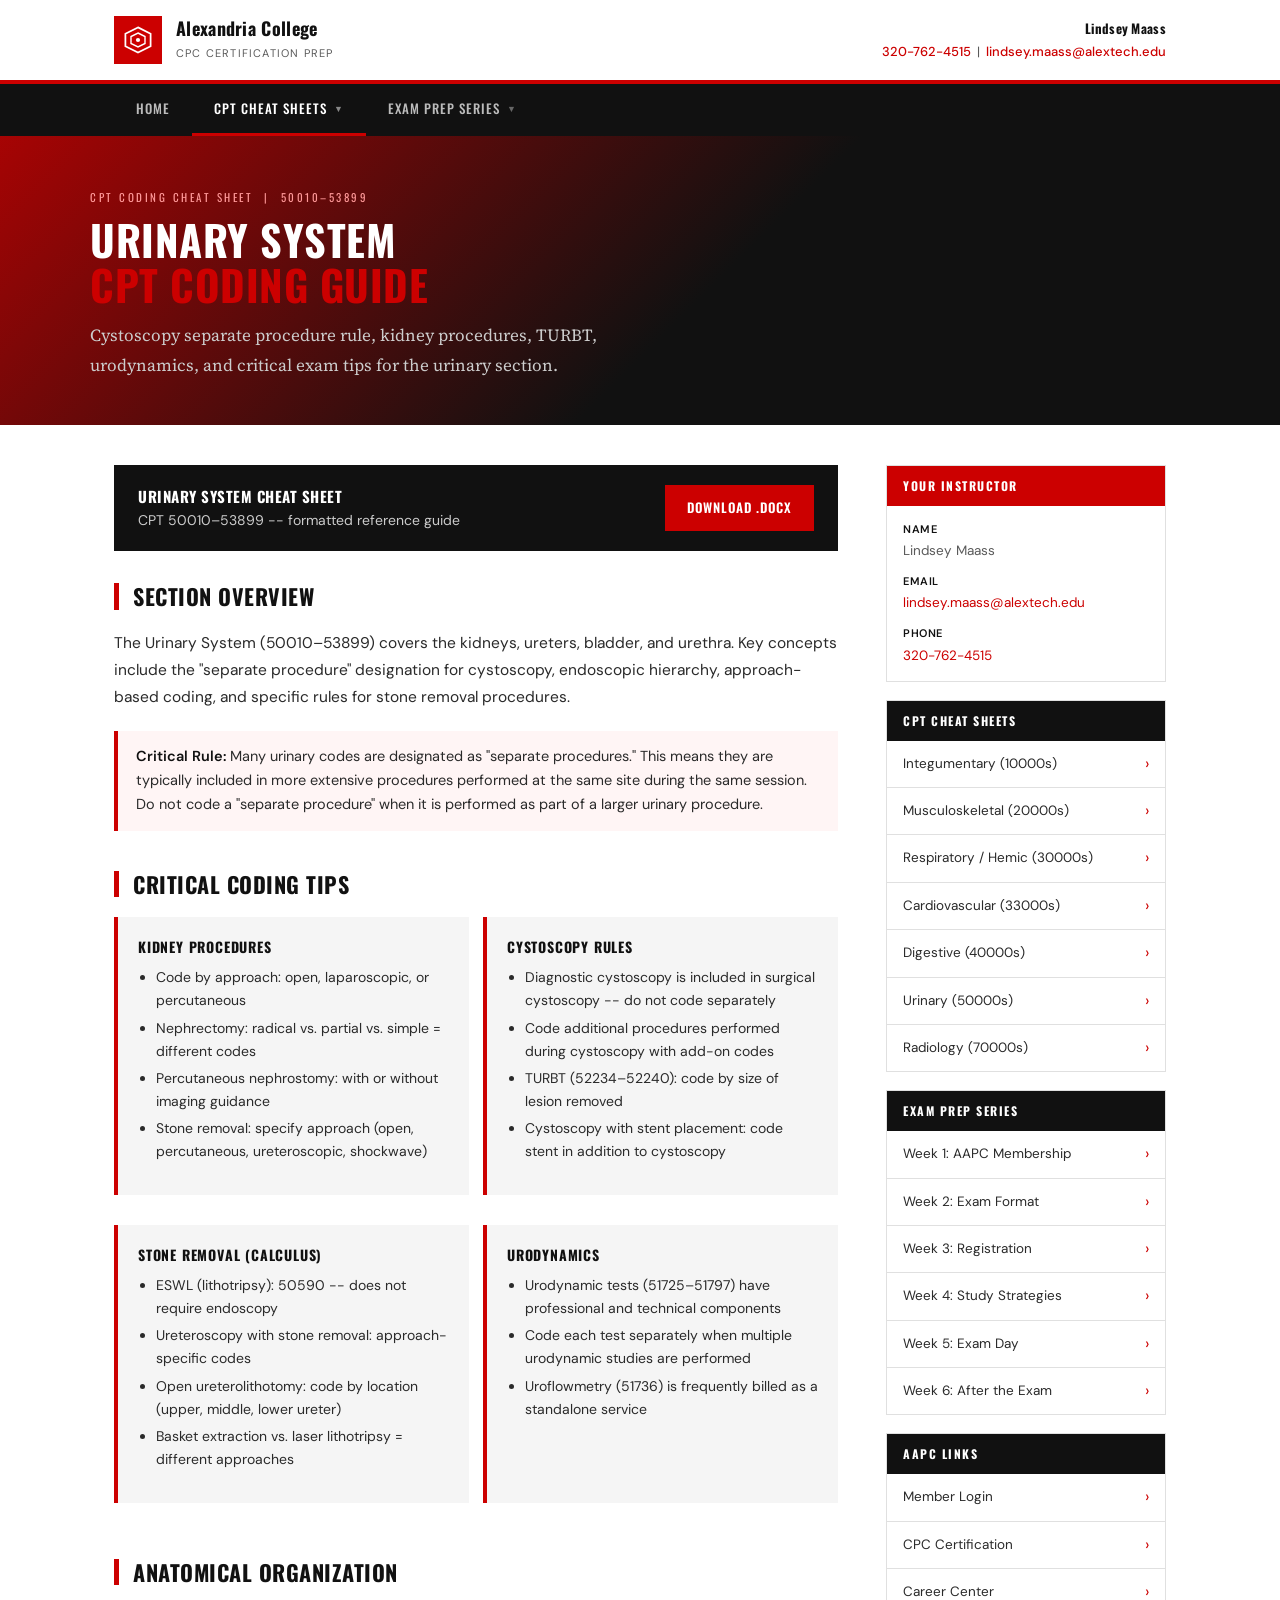
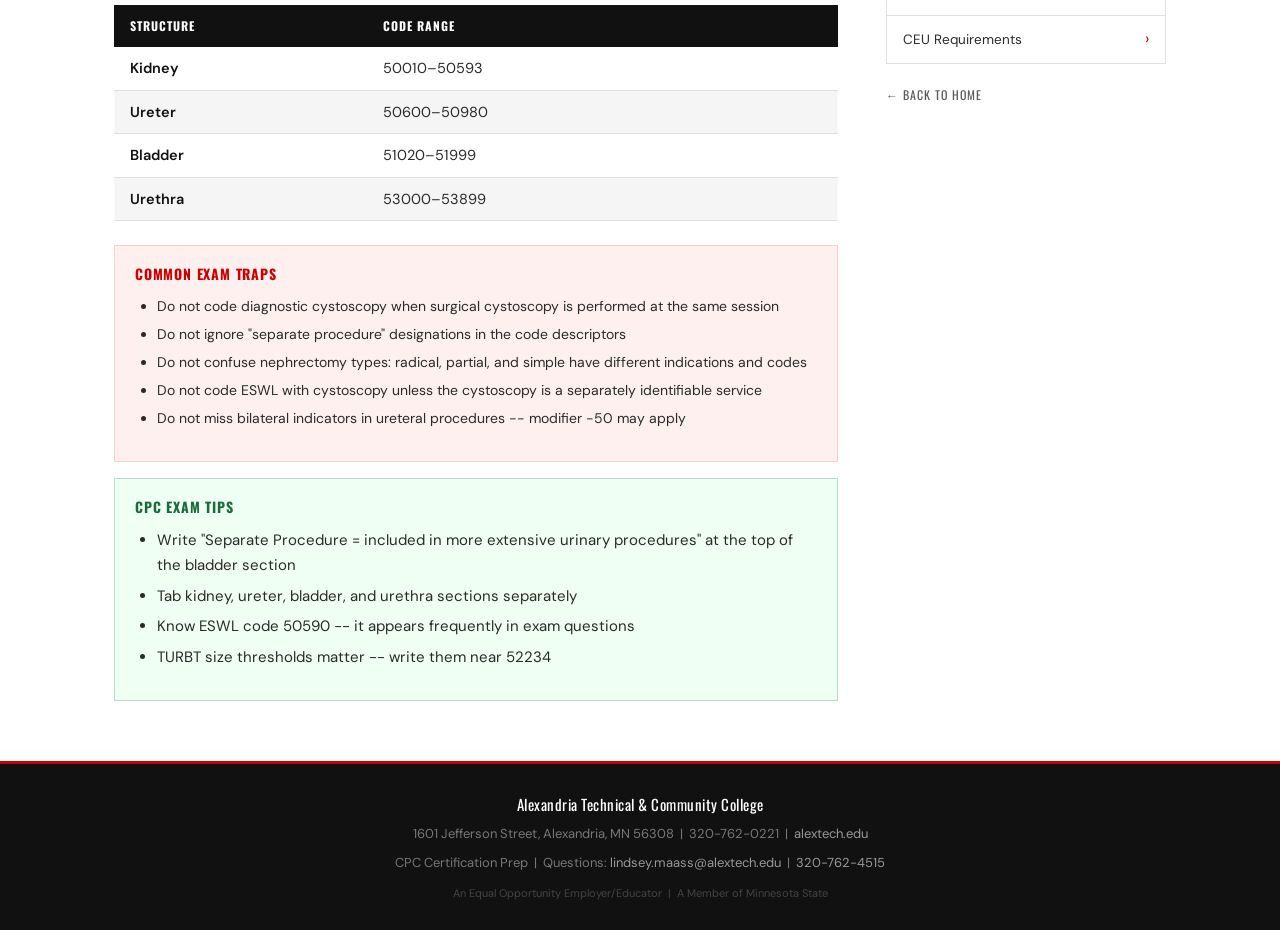
<file: cheat-urinary.html>
<!DOCTYPE html>
<html lang="en">
<head>
<meta charset="UTF-8">
<meta name="viewport" content="width=device-width, initial-scale=1.0">
<title>Urinary System (50000s) | CPC Prep | Alexandria College</title>
<link rel="stylesheet" href="style.css">
</head>
<body>
<header class="site-header" id="site-header"></header>
<nav class="site-nav" id="site-nav"></nav>
<div class="page-hero">
  <div class="inner">
    <div class="eyebrow">CPT Coding Cheat Sheet &nbsp;|&nbsp; 50010–53899</div>
    <h1>Urinary System<br><em>CPT Coding Guide</em></h1>
    <p class="hero-desc">Cystoscopy separate procedure rule, kidney procedures, TURBT, urodynamics, and critical exam tips for the urinary section.</p>
  </div>
</div>
<div class="page-layout">
  <main>
    
      <div class="download-banner">
        <div class="dl-text"><strong>Urinary System Cheat Sheet</strong>CPT 50010–53899 -- formatted reference guide</div>
        <a href="downloads/Cheat_Urinary.docx" class="btn-download" download>Download .docx</a>
      </div>
      <div class="content-body">
        <h2 class="section-head">Section Overview</h2>
        <p>The Urinary System (50010–53899) covers the kidneys, ureters, bladder, and urethra. Key concepts include the "separate procedure" designation for cystoscopy, endoscopic hierarchy, approach-based coding, and specific rules for stone removal procedures.</p>

        <div class="callout"><strong>Critical Rule:</strong> Many urinary codes are designated as "separate procedures." This means they are typically included in more extensive procedures performed at the same site during the same session. Do not code a "separate procedure" when it is performed as part of a larger urinary procedure.</div>

        <h2 class="section-head">Critical Coding Tips</h2>
        <div class="cs-grid">
          <div class="cs-section">
            <h4>Kidney Procedures</h4>
            <ul>
              <li>Code by approach: open, laparoscopic, or percutaneous</li>
              <li>Nephrectomy: radical vs. partial vs. simple = different codes</li>
              <li>Percutaneous nephrostomy: with or without imaging guidance</li>
              <li>Stone removal: specify approach (open, percutaneous, ureteroscopic, shockwave)</li>
            </ul>
          </div>
          <div class="cs-section">
            <h4>Cystoscopy Rules</h4>
            <ul>
              <li>Diagnostic cystoscopy is included in surgical cystoscopy -- do not code separately</li>
              <li>Code additional procedures performed during cystoscopy with add-on codes</li>
              <li>TURBT (52234–52240): code by size of lesion removed</li>
              <li>Cystoscopy with stent placement: code stent in addition to cystoscopy</li>
            </ul>
          </div>
          <div class="cs-section">
            <h4>Stone Removal (Calculus)</h4>
            <ul>
              <li>ESWL (lithotripsy): 50590 -- does not require endoscopy</li>
              <li>Ureteroscopy with stone removal: approach-specific codes</li>
              <li>Open ureterolithotomy: code by location (upper, middle, lower ureter)</li>
              <li>Basket extraction vs. laser lithotripsy = different approaches</li>
            </ul>
          </div>
          <div class="cs-section">
            <h4>Urodynamics</h4>
            <ul>
              <li>Urodynamic tests (51725–51797) have professional and technical components</li>
              <li>Code each test separately when multiple urodynamic studies are performed</li>
              <li>Uroflowmetry (51736) is frequently billed as a standalone service</li>
            </ul>
          </div>
        </div>

        <h2 class="section-head">Anatomical Organization</h2>
        <table class="info-table">
          <thead><tr><th>Structure</th><th>Code Range</th></tr></thead>
          <tbody>
            <tr><td>Kidney</td><td>50010–50593</td></tr>
            <tr><td>Ureter</td><td>50600–50980</td></tr>
            <tr><td>Bladder</td><td>51020–51999</td></tr>
            <tr><td>Urethra</td><td>53000–53899</td></tr>
          </tbody>
        </table>

        <div class="trap-box">
          <h4>Common Exam Traps</h4>
          <ul>
            <li>Do not code diagnostic cystoscopy when surgical cystoscopy is performed at the same session</li>
            <li>Do not ignore "separate procedure" designations in the code descriptors</li>
            <li>Do not confuse nephrectomy types: radical, partial, and simple have different indications and codes</li>
            <li>Do not code ESWL with cystoscopy unless the cystoscopy is a separately identifiable service</li>
            <li>Do not miss bilateral indicators in ureteral procedures -- modifier -50 may apply</li>
          </ul>
        </div>
        <div class="tip-box">
          <h4>CPC Exam Tips</h4>
          <ul>
            <li>Write "Separate Procedure = included in more extensive urinary procedures" at the top of the bladder section</li>
            <li>Tab kidney, ureter, bladder, and urethra sections separately</li>
            <li>Know ESWL code 50590 -- it appears frequently in exam questions</li>
            <li>TURBT size thresholds matter -- write them near 52234</li>
          </ul>
        </div>
      </div>
  </main>
  <aside class="sidebar">
    <div class="sidebar-block">
      <div class="sidebar-block-head">Your Instructor</div>
      <div class="sidebar-block-body">
        <dl class="contact-dl">
          <dt>Name</dt><dd>Lindsey Maass</dd>
          <dt>Email</dt><dd><a href="mailto:lindsey.maass@alextech.edu">lindsey.maass@alextech.edu</a></dd>
          <dt>Phone</dt><dd><a href="tel:+13207624515">320-762-4515</a></dd>
        </dl>
      </div>
    </div>
    <div class="sidebar-block">
      <div class="sidebar-block-head black">CPT Cheat Sheets</div>
      <ul class="sidebar-links">
        <li><a href="cheat-integumentary.html">Integumentary (10000s)</a></li>
        <li><a href="cheat-musculoskeletal.html">Musculoskeletal (20000s)</a></li>
        <li><a href="cheat-respiratory.html">Respiratory / Hemic (30000s)</a></li>
        <li><a href="cheat-cardiovascular.html">Cardiovascular (33000s)</a></li>
        <li><a href="cheat-digestive.html">Digestive (40000s)</a></li>
        <li><a href="cheat-urinary.html">Urinary (50000s)</a></li>
        <li><a href="cheat-radiology.html">Radiology (70000s)</a></li>
      </ul>
    </div>
    <div class="sidebar-block">
      <div class="sidebar-block-head black">Exam Prep Series</div>
      <ul class="sidebar-links">
        <li><a href="week-1.html">Week 1: AAPC Membership</a></li>
        <li><a href="week-2.html">Week 2: Exam Format</a></li>
        <li><a href="week-3.html">Week 3: Registration</a></li>
        <li><a href="week-4.html">Week 4: Study Strategies</a></li>
        <li><a href="week-5.html">Week 5: Exam Day</a></li>
        <li><a href="week-6.html">Week 6: After the Exam</a></li>
      </ul>
    </div>
    <div class="sidebar-block">
      <div class="sidebar-block-head black">AAPC Links</div>
      <ul class="sidebar-links">
        <li><a href="https://www.aapc.com" target="_blank">Member Login</a></li>
        <li><a href="https://www.aapc.com/certification/cpc/" target="_blank">CPC Certification</a></li>
        <li><a href="https://www.aapc.com/career-center" target="_blank">Career Center</a></li>
        <li><a href="https://www.aapc.com/about-us/ceu-policies" target="_blank">CEU Requirements</a></li>
      </ul>
    </div>
    
    <div style="margin-top:8px;"><a href="index.html" style="font-family:var(--font-head);font-size:12px;letter-spacing:1px;text-transform:uppercase;color:var(--mid-gray);text-decoration:none;">← Back to Home</a></div>
  </aside>
</div>
<footer class="site-footer" id="site-footer"></footer>
<script src="site.js"></script>
<script>document.addEventListener('DOMContentLoaded', () => renderSite('urinary'));</script>
</body>
</html>
</file>
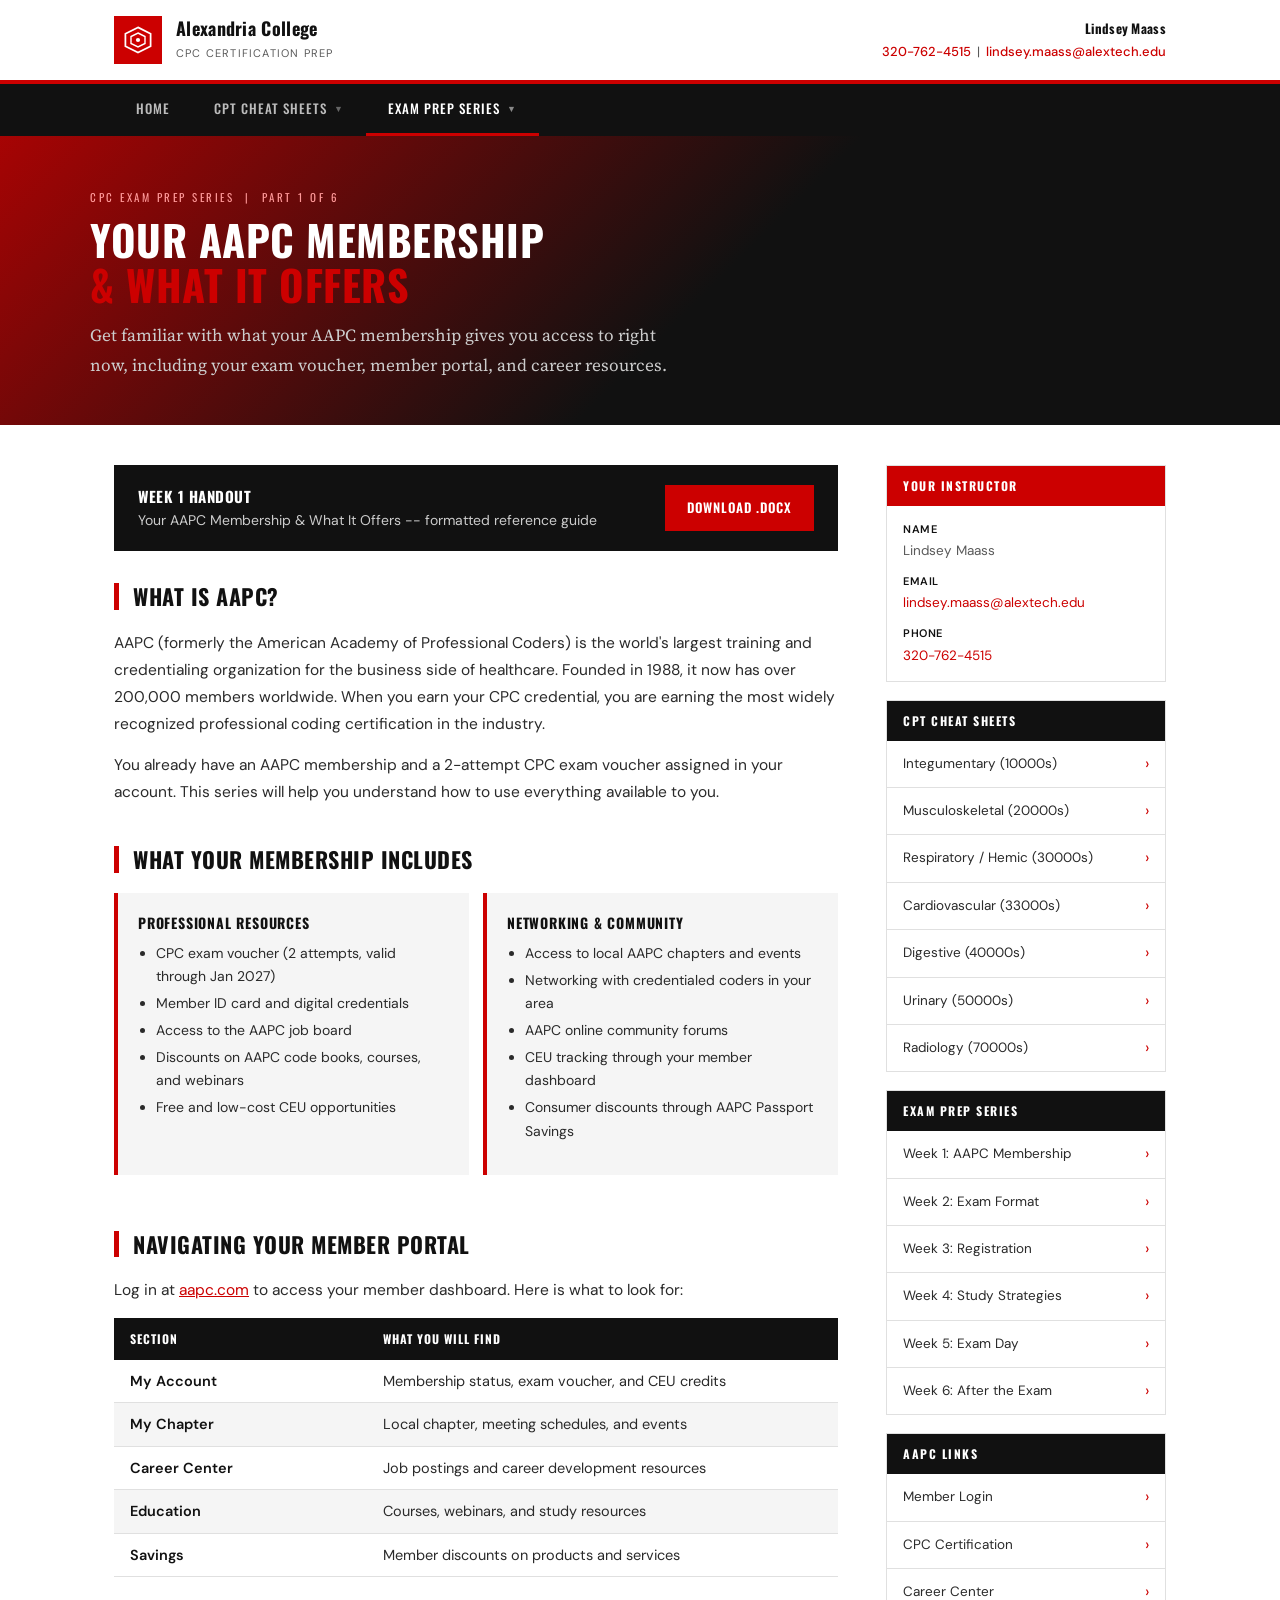
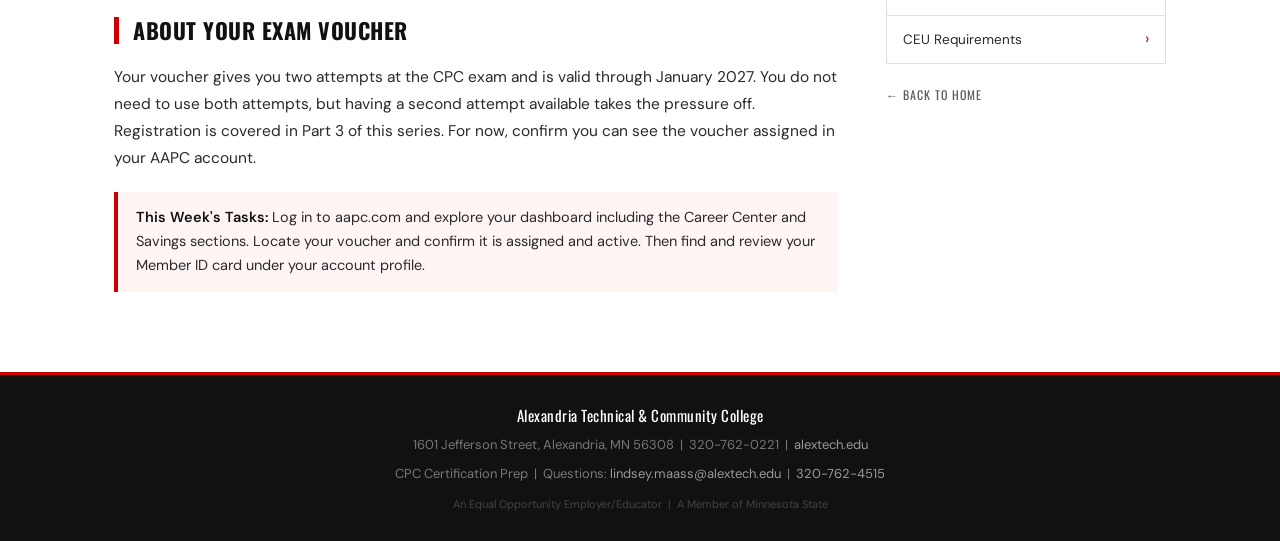
<file: week-1.html>
<!DOCTYPE html>
<html lang="en">
<head>
<meta charset="UTF-8">
<meta name="viewport" content="width=device-width, initial-scale=1.0">
<title>AAPC Membership & What It Offers | CPC Prep | Alexandria College</title>
<link rel="stylesheet" href="style.css">
</head>
<body>
<header class="site-header" id="site-header"></header>
<nav class="site-nav" id="site-nav"></nav>
<div class="page-hero">
  <div class="inner">
    <div class="eyebrow">CPC Exam Prep Series &nbsp;|&nbsp; Part 1 of 6</div>
    <h1>Your AAPC Membership<br><em>&amp; What It Offers</em></h1>
    <p class="hero-desc">Get familiar with what your AAPC membership gives you access to right now, including your exam voucher, member portal, and career resources.</p>
  </div>
</div>
<div class="page-layout">
  <main>
    
      <div class="download-banner">
        <div class="dl-text"><strong>Week 1 Handout</strong>Your AAPC Membership &amp; What It Offers -- formatted reference guide</div>
        <a href="downloads/Week1_Handout.docx" class="btn-download" download>Download .docx</a>
      </div>
      <div class="content-body">
        <h2 class="section-head">What Is AAPC?</h2>
        <p>AAPC (formerly the American Academy of Professional Coders) is the world's largest training and credentialing organization for the business side of healthcare. Founded in 1988, it now has over 200,000 members worldwide. When you earn your CPC credential, you are earning the most widely recognized professional coding certification in the industry.</p>
        <p>You already have an AAPC membership and a 2-attempt CPC exam voucher assigned in your account. This series will help you understand how to use everything available to you.</p>

        <h2 class="section-head">What Your Membership Includes</h2>
        <div class="cs-grid">
          <div class="cs-section">
            <h4>Professional Resources</h4>
            <ul>
              <li>CPC exam voucher (2 attempts, valid through Jan 2027)</li>
              <li>Member ID card and digital credentials</li>
              <li>Access to the AAPC job board</li>
              <li>Discounts on AAPC code books, courses, and webinars</li>
              <li>Free and low-cost CEU opportunities</li>
            </ul>
          </div>
          <div class="cs-section">
            <h4>Networking &amp; Community</h4>
            <ul>
              <li>Access to local AAPC chapters and events</li>
              <li>Networking with credentialed coders in your area</li>
              <li>AAPC online community forums</li>
              <li>CEU tracking through your member dashboard</li>
              <li>Consumer discounts through AAPC Passport Savings</li>
            </ul>
          </div>
        </div>

        <h2 class="section-head">Navigating Your Member Portal</h2>
        <p>Log in at <a href="https://www.aapc.com" target="_blank" style="color:var(--red);">aapc.com</a> to access your member dashboard. Here is what to look for:</p>
        <table class="info-table">
          <thead><tr><th>Section</th><th>What You Will Find</th></tr></thead>
          <tbody>
            <tr><td>My Account</td><td>Membership status, exam voucher, and CEU credits</td></tr>
            <tr><td>My Chapter</td><td>Local chapter, meeting schedules, and events</td></tr>
            <tr><td>Career Center</td><td>Job postings and career development resources</td></tr>
            <tr><td>Education</td><td>Courses, webinars, and study resources</td></tr>
            <tr><td>Savings</td><td>Member discounts on products and services</td></tr>
          </tbody>
        </table>

        <h2 class="section-head">About Your Exam Voucher</h2>
        <p>Your voucher gives you two attempts at the CPC exam and is valid through January 2027. You do not need to use both attempts, but having a second attempt available takes the pressure off. Registration is covered in Part 3 of this series. For now, confirm you can see the voucher assigned in your AAPC account.</p>
        <div class="callout"><strong>This Week's Tasks:</strong> Log in to aapc.com and explore your dashboard including the Career Center and Savings sections. Locate your voucher and confirm it is assigned and active. Then find and review your Member ID card under your account profile.</div>
      </div>
  </main>
  <aside class="sidebar">
    <div class="sidebar-block">
      <div class="sidebar-block-head">Your Instructor</div>
      <div class="sidebar-block-body">
        <dl class="contact-dl">
          <dt>Name</dt><dd>Lindsey Maass</dd>
          <dt>Email</dt><dd><a href="mailto:lindsey.maass@alextech.edu">lindsey.maass@alextech.edu</a></dd>
          <dt>Phone</dt><dd><a href="tel:+13207624515">320-762-4515</a></dd>
        </dl>
      </div>
    </div>
    <div class="sidebar-block">
      <div class="sidebar-block-head black">CPT Cheat Sheets</div>
      <ul class="sidebar-links">
        <li><a href="cheat-integumentary.html">Integumentary (10000s)</a></li>
        <li><a href="cheat-musculoskeletal.html">Musculoskeletal (20000s)</a></li>
        <li><a href="cheat-respiratory.html">Respiratory / Hemic (30000s)</a></li>
        <li><a href="cheat-cardiovascular.html">Cardiovascular (33000s)</a></li>
        <li><a href="cheat-digestive.html">Digestive (40000s)</a></li>
        <li><a href="cheat-urinary.html">Urinary (50000s)</a></li>
        <li><a href="cheat-radiology.html">Radiology (70000s)</a></li>
      </ul>
    </div>
    <div class="sidebar-block">
      <div class="sidebar-block-head black">Exam Prep Series</div>
      <ul class="sidebar-links">
        <li><a href="week-1.html">Week 1: AAPC Membership</a></li>
        <li><a href="week-2.html">Week 2: Exam Format</a></li>
        <li><a href="week-3.html">Week 3: Registration</a></li>
        <li><a href="week-4.html">Week 4: Study Strategies</a></li>
        <li><a href="week-5.html">Week 5: Exam Day</a></li>
        <li><a href="week-6.html">Week 6: After the Exam</a></li>
      </ul>
    </div>
    <div class="sidebar-block">
      <div class="sidebar-block-head black">AAPC Links</div>
      <ul class="sidebar-links">
        <li><a href="https://www.aapc.com" target="_blank">Member Login</a></li>
        <li><a href="https://www.aapc.com/certification/cpc/" target="_blank">CPC Certification</a></li>
        <li><a href="https://www.aapc.com/career-center" target="_blank">Career Center</a></li>
        <li><a href="https://www.aapc.com/about-us/ceu-policies" target="_blank">CEU Requirements</a></li>
      </ul>
    </div>
    
    <div style="margin-top:8px;"><a href="index.html" style="font-family:var(--font-head);font-size:12px;letter-spacing:1px;text-transform:uppercase;color:var(--mid-gray);text-decoration:none;">← Back to Home</a></div>
  </aside>
</div>
<footer class="site-footer" id="site-footer"></footer>
<script src="site.js"></script>
<script>document.addEventListener('DOMContentLoaded', () => renderSite('week1'));</script>
</body>
</html>
</file>
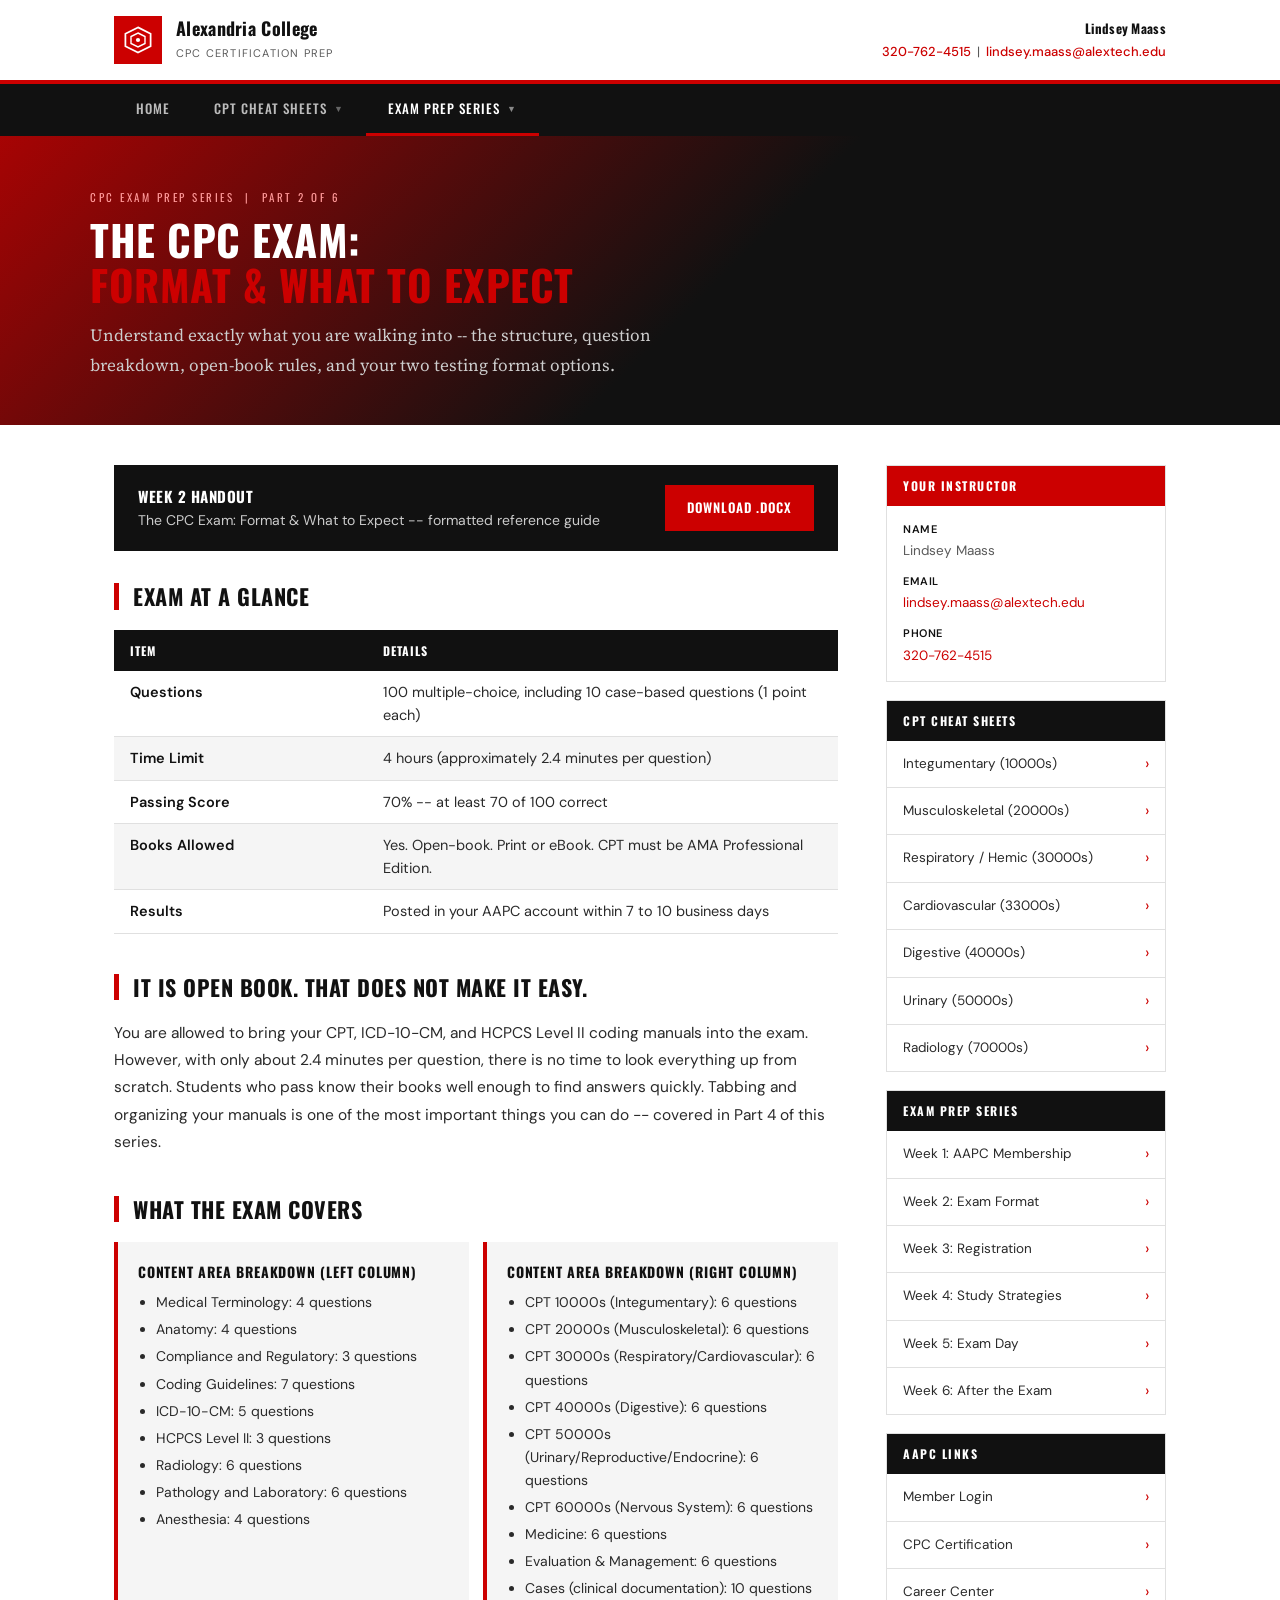
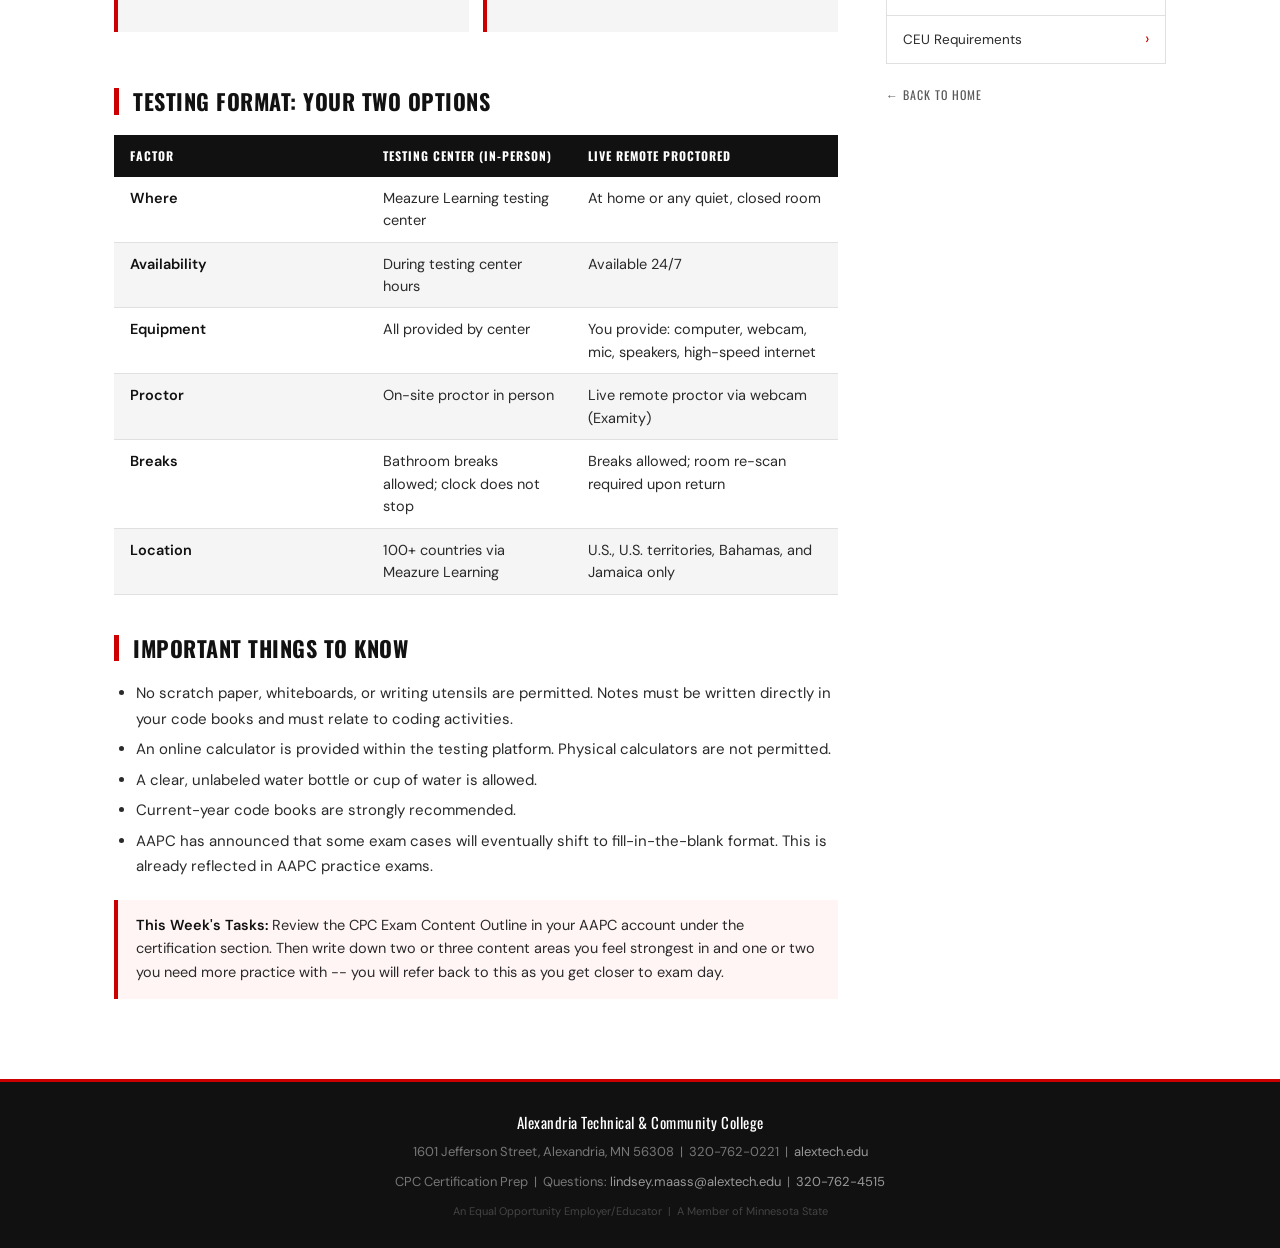
<file: week-2.html>
<!DOCTYPE html>
<html lang="en">
<head>
<meta charset="UTF-8">
<meta name="viewport" content="width=device-width, initial-scale=1.0">
<title>The CPC Exam: Format & What to Expect | CPC Prep | Alexandria College</title>
<link rel="stylesheet" href="style.css">
</head>
<body>
<header class="site-header" id="site-header"></header>
<nav class="site-nav" id="site-nav"></nav>
<div class="page-hero">
  <div class="inner">
    <div class="eyebrow">CPC Exam Prep Series &nbsp;|&nbsp; Part 2 of 6</div>
    <h1>The CPC Exam:<br><em>Format &amp; What to Expect</em></h1>
    <p class="hero-desc">Understand exactly what you are walking into -- the structure, question breakdown, open-book rules, and your two testing format options.</p>
  </div>
</div>
<div class="page-layout">
  <main>
    
      <div class="download-banner">
        <div class="dl-text"><strong>Week 2 Handout</strong>The CPC Exam: Format &amp; What to Expect -- formatted reference guide</div>
        <a href="downloads/Week2_Handout.docx" class="btn-download" download>Download .docx</a>
      </div>
      <div class="content-body">
        <h2 class="section-head">Exam At a Glance</h2>
        <table class="info-table">
          <thead><tr><th>Item</th><th>Details</th></tr></thead>
          <tbody>
            <tr><td>Questions</td><td>100 multiple-choice, including 10 case-based questions (1 point each)</td></tr>
            <tr><td>Time Limit</td><td>4 hours (approximately 2.4 minutes per question)</td></tr>
            <tr><td>Passing Score</td><td>70% -- at least 70 of 100 correct</td></tr>
            <tr><td>Books Allowed</td><td>Yes. Open-book. Print or eBook. CPT must be AMA Professional Edition.</td></tr>
            <tr><td>Results</td><td>Posted in your AAPC account within 7 to 10 business days</td></tr>
          </tbody>
        </table>

        <h2 class="section-head">It Is Open Book. That Does Not Make It Easy.</h2>
        <p>You are allowed to bring your CPT, ICD-10-CM, and HCPCS Level II coding manuals into the exam. However, with only about 2.4 minutes per question, there is no time to look everything up from scratch. Students who pass know their books well enough to find answers quickly. Tabbing and organizing your manuals is one of the most important things you can do -- covered in Part 4 of this series.</p>

        <h2 class="section-head">What the Exam Covers</h2>
        <div class="cs-grid">
          <div class="cs-section">
            <h4>Content Area Breakdown (Left Column)</h4>
            <ul>
              <li>Medical Terminology: 4 questions</li>
              <li>Anatomy: 4 questions</li>
              <li>Compliance and Regulatory: 3 questions</li>
              <li>Coding Guidelines: 7 questions</li>
              <li>ICD-10-CM: 5 questions</li>
              <li>HCPCS Level II: 3 questions</li>
              <li>Radiology: 6 questions</li>
              <li>Pathology and Laboratory: 6 questions</li>
              <li>Anesthesia: 4 questions</li>
            </ul>
          </div>
          <div class="cs-section">
            <h4>Content Area Breakdown (Right Column)</h4>
            <ul>
              <li>CPT 10000s (Integumentary): 6 questions</li>
              <li>CPT 20000s (Musculoskeletal): 6 questions</li>
              <li>CPT 30000s (Respiratory/Cardiovascular): 6 questions</li>
              <li>CPT 40000s (Digestive): 6 questions</li>
              <li>CPT 50000s (Urinary/Reproductive/Endocrine): 6 questions</li>
              <li>CPT 60000s (Nervous System): 6 questions</li>
              <li>Medicine: 6 questions</li>
              <li>Evaluation &amp; Management: 6 questions</li>
              <li>Cases (clinical documentation): 10 questions</li>
            </ul>
          </div>
        </div>

        <h2 class="section-head">Testing Format: Your Two Options</h2>
        <table class="info-table">
          <thead><tr><th>Factor</th><th>Testing Center (In-Person)</th><th>Live Remote Proctored</th></tr></thead>
          <tbody>
            <tr><td>Where</td><td>Meazure Learning testing center</td><td>At home or any quiet, closed room</td></tr>
            <tr><td>Availability</td><td>During testing center hours</td><td>Available 24/7</td></tr>
            <tr><td>Equipment</td><td>All provided by center</td><td>You provide: computer, webcam, mic, speakers, high-speed internet</td></tr>
            <tr><td>Proctor</td><td>On-site proctor in person</td><td>Live remote proctor via webcam (Examity)</td></tr>
            <tr><td>Breaks</td><td>Bathroom breaks allowed; clock does not stop</td><td>Breaks allowed; room re-scan required upon return</td></tr>
            <tr><td>Location</td><td>100+ countries via Meazure Learning</td><td>U.S., U.S. territories, Bahamas, and Jamaica only</td></tr>
          </tbody>
        </table>

        <h2 class="section-head">Important Things to Know</h2>
        <ul>
          <li>No scratch paper, whiteboards, or writing utensils are permitted. Notes must be written directly in your code books and must relate to coding activities.</li>
          <li>An online calculator is provided within the testing platform. Physical calculators are not permitted.</li>
          <li>A clear, unlabeled water bottle or cup of water is allowed.</li>
          <li>Current-year code books are strongly recommended.</li>
          <li>AAPC has announced that some exam cases will eventually shift to fill-in-the-blank format. This is already reflected in AAPC practice exams.</li>
        </ul>
        <div class="callout"><strong>This Week's Tasks:</strong> Review the CPC Exam Content Outline in your AAPC account under the certification section. Then write down two or three content areas you feel strongest in and one or two you need more practice with -- you will refer back to this as you get closer to exam day.</div>
      </div>
  </main>
  <aside class="sidebar">
    <div class="sidebar-block">
      <div class="sidebar-block-head">Your Instructor</div>
      <div class="sidebar-block-body">
        <dl class="contact-dl">
          <dt>Name</dt><dd>Lindsey Maass</dd>
          <dt>Email</dt><dd><a href="mailto:lindsey.maass@alextech.edu">lindsey.maass@alextech.edu</a></dd>
          <dt>Phone</dt><dd><a href="tel:+13207624515">320-762-4515</a></dd>
        </dl>
      </div>
    </div>
    <div class="sidebar-block">
      <div class="sidebar-block-head black">CPT Cheat Sheets</div>
      <ul class="sidebar-links">
        <li><a href="cheat-integumentary.html">Integumentary (10000s)</a></li>
        <li><a href="cheat-musculoskeletal.html">Musculoskeletal (20000s)</a></li>
        <li><a href="cheat-respiratory.html">Respiratory / Hemic (30000s)</a></li>
        <li><a href="cheat-cardiovascular.html">Cardiovascular (33000s)</a></li>
        <li><a href="cheat-digestive.html">Digestive (40000s)</a></li>
        <li><a href="cheat-urinary.html">Urinary (50000s)</a></li>
        <li><a href="cheat-radiology.html">Radiology (70000s)</a></li>
      </ul>
    </div>
    <div class="sidebar-block">
      <div class="sidebar-block-head black">Exam Prep Series</div>
      <ul class="sidebar-links">
        <li><a href="week-1.html">Week 1: AAPC Membership</a></li>
        <li><a href="week-2.html">Week 2: Exam Format</a></li>
        <li><a href="week-3.html">Week 3: Registration</a></li>
        <li><a href="week-4.html">Week 4: Study Strategies</a></li>
        <li><a href="week-5.html">Week 5: Exam Day</a></li>
        <li><a href="week-6.html">Week 6: After the Exam</a></li>
      </ul>
    </div>
    <div class="sidebar-block">
      <div class="sidebar-block-head black">AAPC Links</div>
      <ul class="sidebar-links">
        <li><a href="https://www.aapc.com" target="_blank">Member Login</a></li>
        <li><a href="https://www.aapc.com/certification/cpc/" target="_blank">CPC Certification</a></li>
        <li><a href="https://www.aapc.com/career-center" target="_blank">Career Center</a></li>
        <li><a href="https://www.aapc.com/about-us/ceu-policies" target="_blank">CEU Requirements</a></li>
      </ul>
    </div>
    
    <div style="margin-top:8px;"><a href="index.html" style="font-family:var(--font-head);font-size:12px;letter-spacing:1px;text-transform:uppercase;color:var(--mid-gray);text-decoration:none;">← Back to Home</a></div>
  </aside>
</div>
<footer class="site-footer" id="site-footer"></footer>
<script src="site.js"></script>
<script>document.addEventListener('DOMContentLoaded', () => renderSite('week2'));</script>
</body>
</html>
</file>
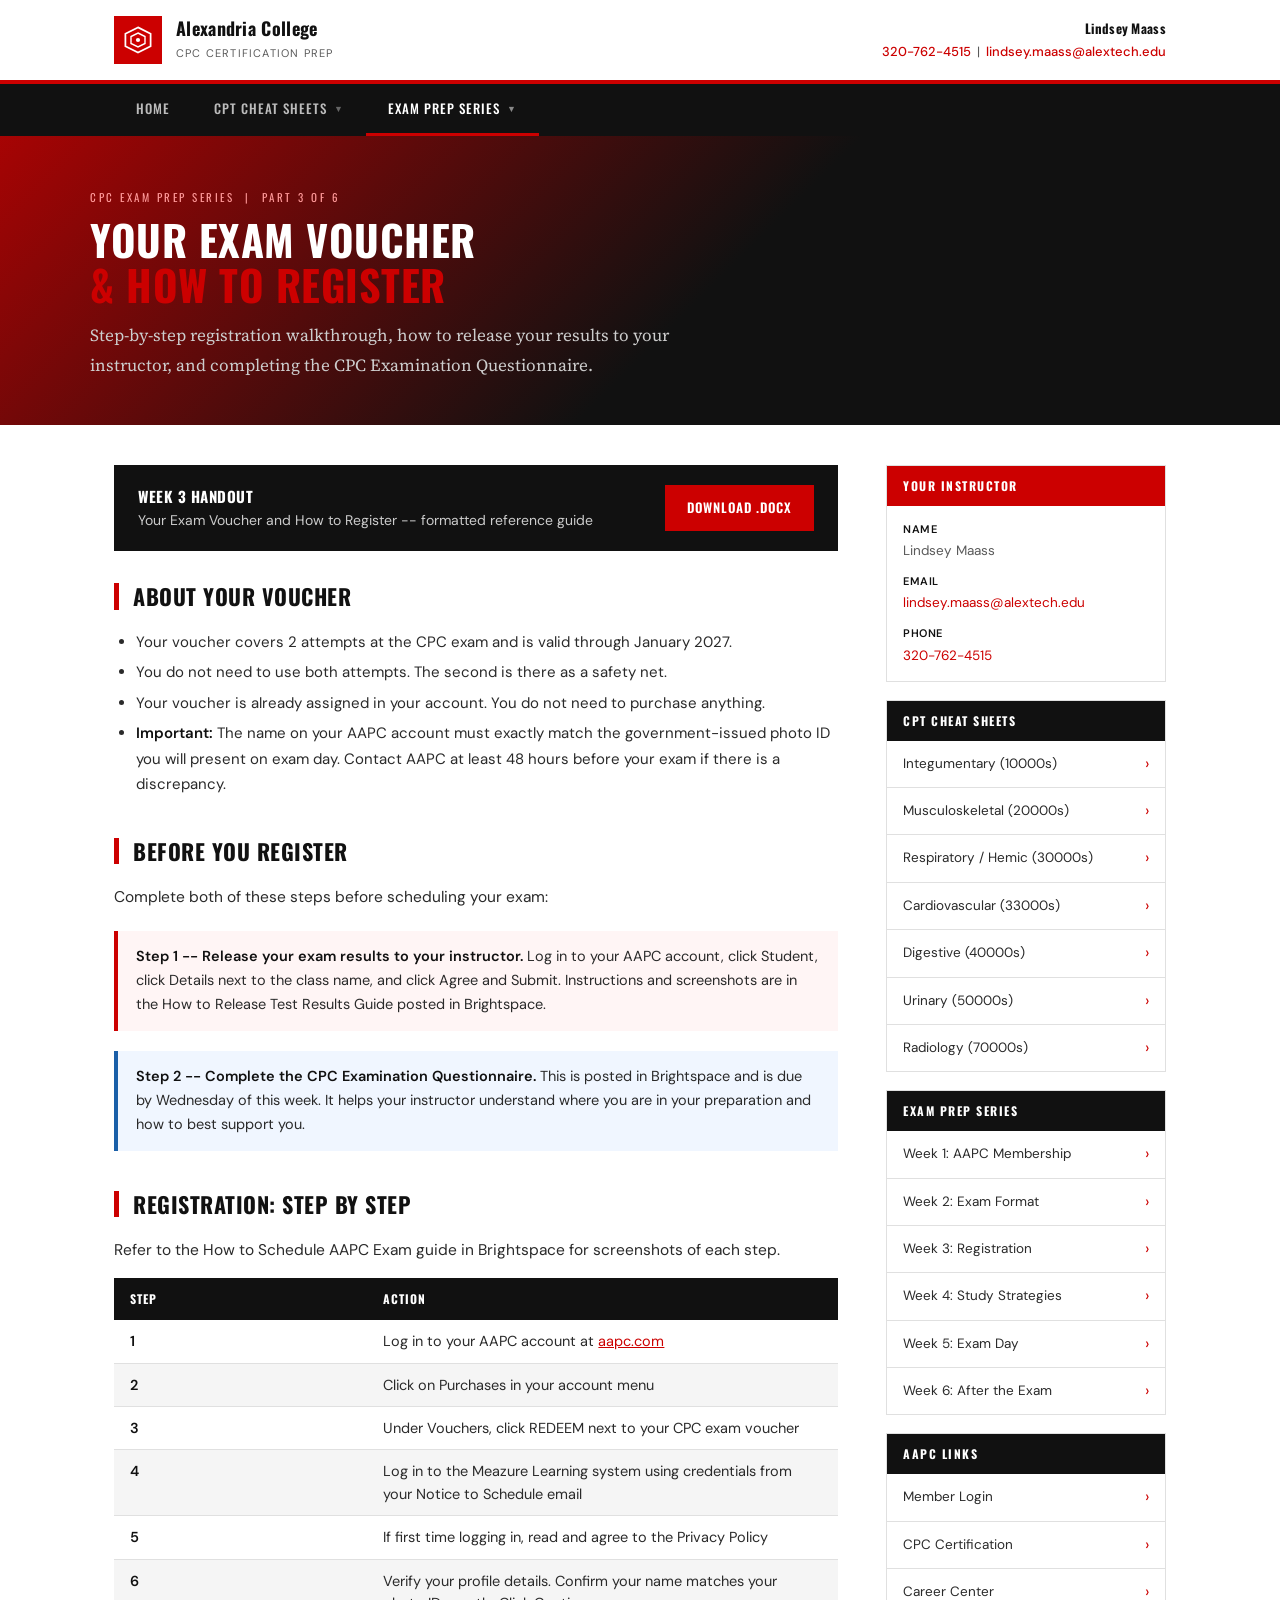
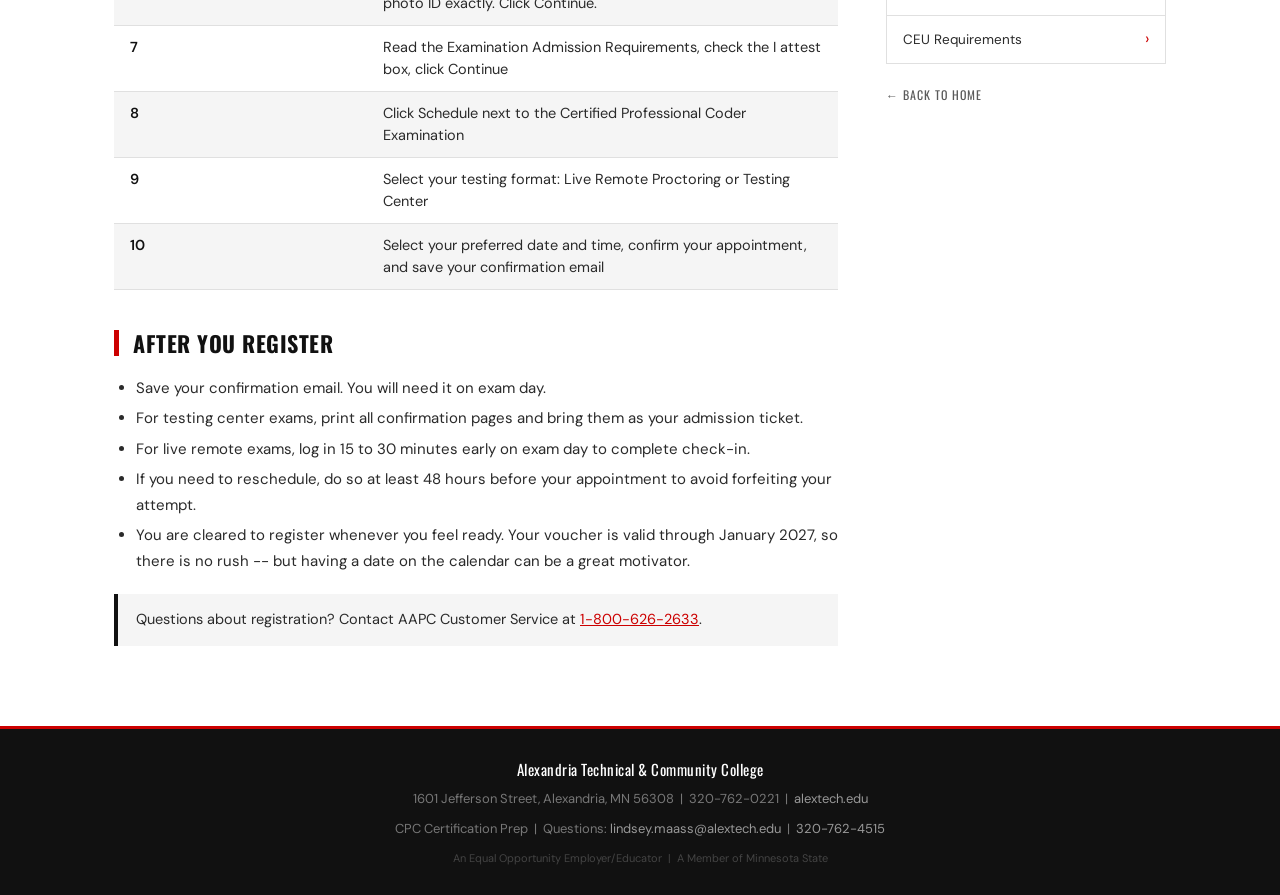
<file: week-3.html>
<!DOCTYPE html>
<html lang="en">
<head>
<meta charset="UTF-8">
<meta name="viewport" content="width=device-width, initial-scale=1.0">
<title>Your Exam Voucher and How to Register | CPC Prep | Alexandria College</title>
<link rel="stylesheet" href="style.css">
</head>
<body>
<header class="site-header" id="site-header"></header>
<nav class="site-nav" id="site-nav"></nav>
<div class="page-hero">
  <div class="inner">
    <div class="eyebrow">CPC Exam Prep Series &nbsp;|&nbsp; Part 3 of 6</div>
    <h1>Your Exam Voucher<br><em>&amp; How to Register</em></h1>
    <p class="hero-desc">Step-by-step registration walkthrough, how to release your results to your instructor, and completing the CPC Examination Questionnaire.</p>
  </div>
</div>
<div class="page-layout">
  <main>
    
      <div class="download-banner">
        <div class="dl-text"><strong>Week 3 Handout</strong>Your Exam Voucher and How to Register -- formatted reference guide</div>
        <a href="downloads/Week3_Handout.docx" class="btn-download" download>Download .docx</a>
      </div>
      <div class="content-body">
        <h2 class="section-head">About Your Voucher</h2>
        <ul>
          <li>Your voucher covers 2 attempts at the CPC exam and is valid through January 2027.</li>
          <li>You do not need to use both attempts. The second is there as a safety net.</li>
          <li>Your voucher is already assigned in your account. You do not need to purchase anything.</li>
          <li><strong>Important:</strong> The name on your AAPC account must exactly match the government-issued photo ID you will present on exam day. Contact AAPC at least 48 hours before your exam if there is a discrepancy.</li>
        </ul>

        <h2 class="section-head">Before You Register</h2>
        <p>Complete both of these steps before scheduling your exam:</p>
        <div class="callout"><strong>Step 1 -- Release your exam results to your instructor.</strong> Log in to your AAPC account, click Student, click Details next to the class name, and click Agree and Submit. Instructions and screenshots are in the How to Release Test Results Guide posted in Brightspace.</div>
        <div class="callout blue"><strong>Step 2 -- Complete the CPC Examination Questionnaire.</strong> This is posted in Brightspace and is due by Wednesday of this week. It helps your instructor understand where you are in your preparation and how to best support you.</div>

        <h2 class="section-head">Registration: Step by Step</h2>
        <p>Refer to the How to Schedule AAPC Exam guide in Brightspace for screenshots of each step.</p>
        <table class="info-table">
          <thead><tr><th>Step</th><th>Action</th></tr></thead>
          <tbody>
            <tr><td>1</td><td>Log in to your AAPC account at <a href="https://www.aapc.com" target="_blank" style="color:var(--red);">aapc.com</a></td></tr>
            <tr><td>2</td><td>Click on Purchases in your account menu</td></tr>
            <tr><td>3</td><td>Under Vouchers, click REDEEM next to your CPC exam voucher</td></tr>
            <tr><td>4</td><td>Log in to the Meazure Learning system using credentials from your Notice to Schedule email</td></tr>
            <tr><td>5</td><td>If first time logging in, read and agree to the Privacy Policy</td></tr>
            <tr><td>6</td><td>Verify your profile details. Confirm your name matches your photo ID exactly. Click Continue.</td></tr>
            <tr><td>7</td><td>Read the Examination Admission Requirements, check the I attest box, click Continue</td></tr>
            <tr><td>8</td><td>Click Schedule next to the Certified Professional Coder Examination</td></tr>
            <tr><td>9</td><td>Select your testing format: Live Remote Proctoring or Testing Center</td></tr>
            <tr><td>10</td><td>Select your preferred date and time, confirm your appointment, and save your confirmation email</td></tr>
          </tbody>
        </table>

        <h2 class="section-head">After You Register</h2>
        <ul>
          <li>Save your confirmation email. You will need it on exam day.</li>
          <li>For testing center exams, print all confirmation pages and bring them as your admission ticket.</li>
          <li>For live remote exams, log in 15 to 30 minutes early on exam day to complete check-in.</li>
          <li>If you need to reschedule, do so at least 48 hours before your appointment to avoid forfeiting your attempt.</li>
          <li>You are cleared to register whenever you feel ready. Your voucher is valid through January 2027, so there is no rush -- but having a date on the calendar can be a great motivator.</li>
        </ul>
        <div class="callout dark">Questions about registration? Contact AAPC Customer Service at <a href="tel:+18006262633" style="color:var(--red);">1-800-626-2633</a>.</div>
      </div>
  </main>
  <aside class="sidebar">
    <div class="sidebar-block">
      <div class="sidebar-block-head">Your Instructor</div>
      <div class="sidebar-block-body">
        <dl class="contact-dl">
          <dt>Name</dt><dd>Lindsey Maass</dd>
          <dt>Email</dt><dd><a href="mailto:lindsey.maass@alextech.edu">lindsey.maass@alextech.edu</a></dd>
          <dt>Phone</dt><dd><a href="tel:+13207624515">320-762-4515</a></dd>
        </dl>
      </div>
    </div>
    <div class="sidebar-block">
      <div class="sidebar-block-head black">CPT Cheat Sheets</div>
      <ul class="sidebar-links">
        <li><a href="cheat-integumentary.html">Integumentary (10000s)</a></li>
        <li><a href="cheat-musculoskeletal.html">Musculoskeletal (20000s)</a></li>
        <li><a href="cheat-respiratory.html">Respiratory / Hemic (30000s)</a></li>
        <li><a href="cheat-cardiovascular.html">Cardiovascular (33000s)</a></li>
        <li><a href="cheat-digestive.html">Digestive (40000s)</a></li>
        <li><a href="cheat-urinary.html">Urinary (50000s)</a></li>
        <li><a href="cheat-radiology.html">Radiology (70000s)</a></li>
      </ul>
    </div>
    <div class="sidebar-block">
      <div class="sidebar-block-head black">Exam Prep Series</div>
      <ul class="sidebar-links">
        <li><a href="week-1.html">Week 1: AAPC Membership</a></li>
        <li><a href="week-2.html">Week 2: Exam Format</a></li>
        <li><a href="week-3.html">Week 3: Registration</a></li>
        <li><a href="week-4.html">Week 4: Study Strategies</a></li>
        <li><a href="week-5.html">Week 5: Exam Day</a></li>
        <li><a href="week-6.html">Week 6: After the Exam</a></li>
      </ul>
    </div>
    <div class="sidebar-block">
      <div class="sidebar-block-head black">AAPC Links</div>
      <ul class="sidebar-links">
        <li><a href="https://www.aapc.com" target="_blank">Member Login</a></li>
        <li><a href="https://www.aapc.com/certification/cpc/" target="_blank">CPC Certification</a></li>
        <li><a href="https://www.aapc.com/career-center" target="_blank">Career Center</a></li>
        <li><a href="https://www.aapc.com/about-us/ceu-policies" target="_blank">CEU Requirements</a></li>
      </ul>
    </div>
    
    <div style="margin-top:8px;"><a href="index.html" style="font-family:var(--font-head);font-size:12px;letter-spacing:1px;text-transform:uppercase;color:var(--mid-gray);text-decoration:none;">← Back to Home</a></div>
  </aside>
</div>
<footer class="site-footer" id="site-footer"></footer>
<script src="site.js"></script>
<script>document.addEventListener('DOMContentLoaded', () => renderSite('week3'));</script>
</body>
</html>
</file>
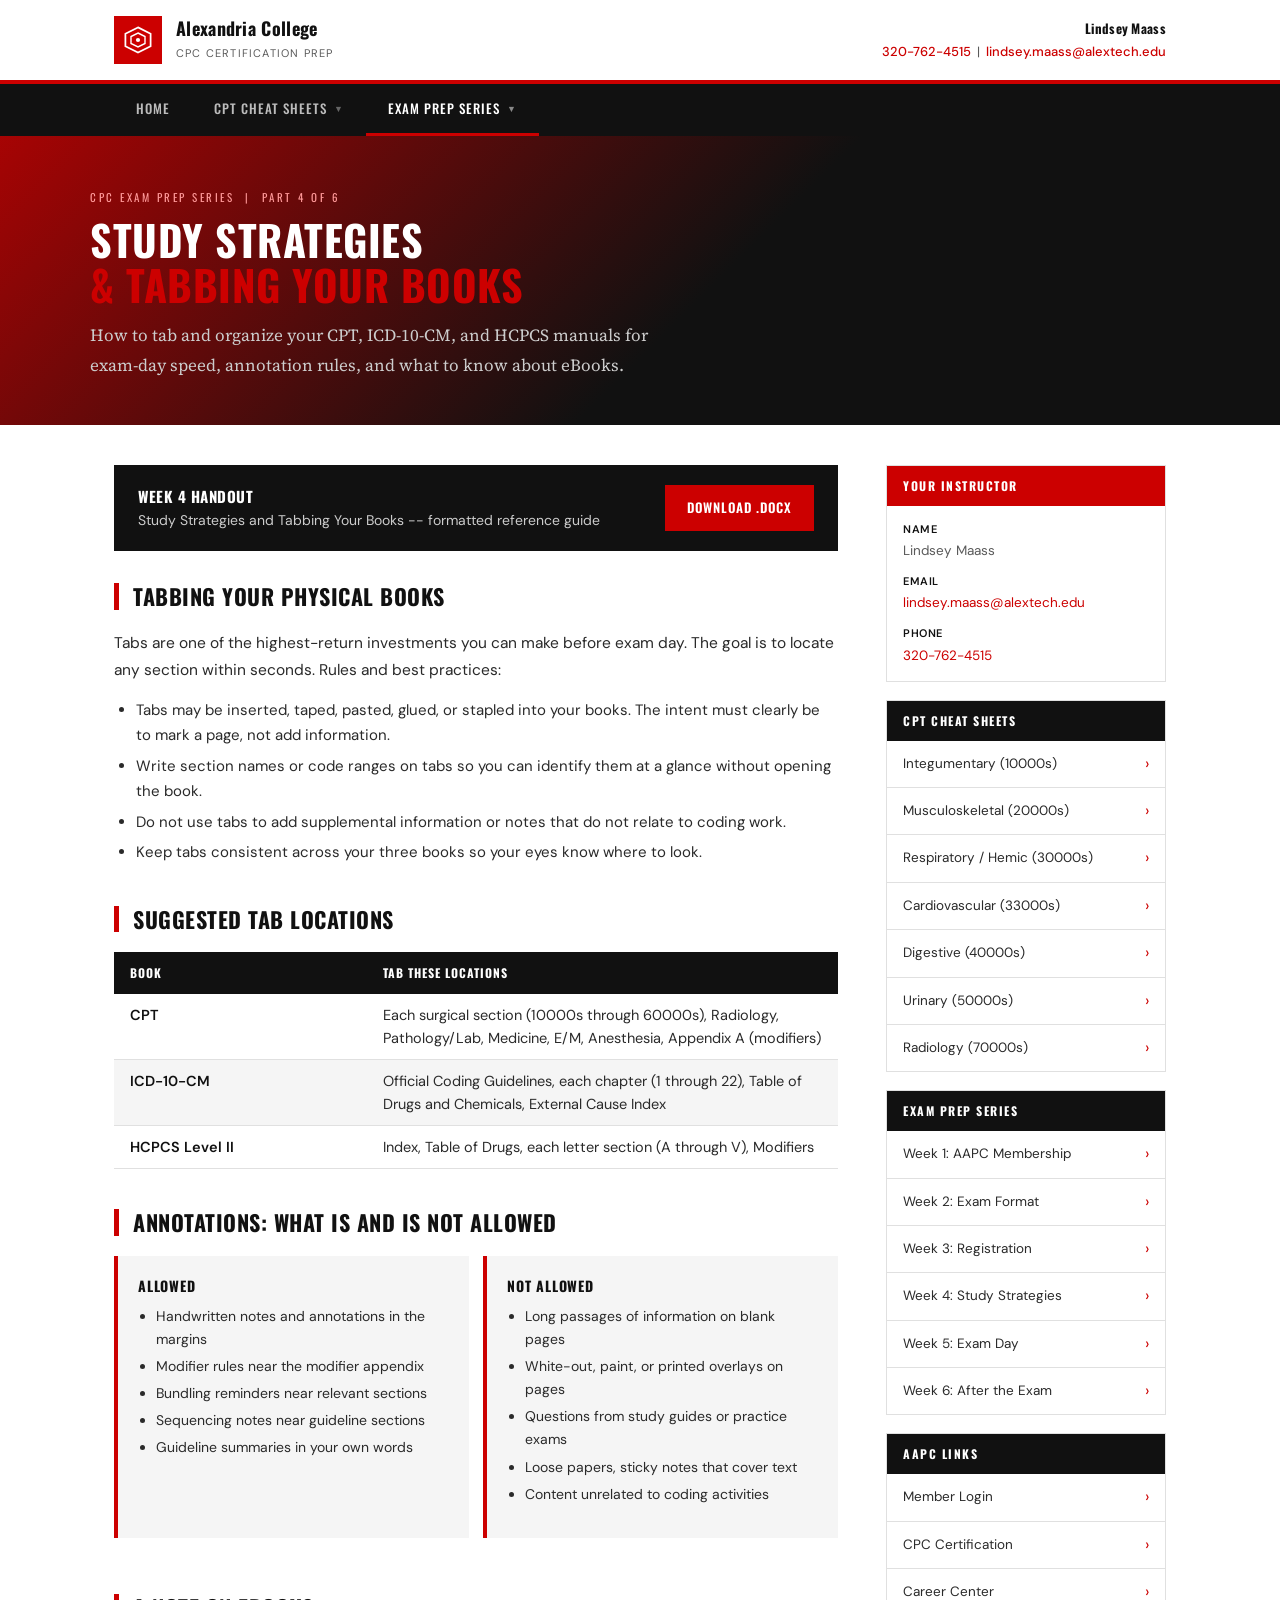
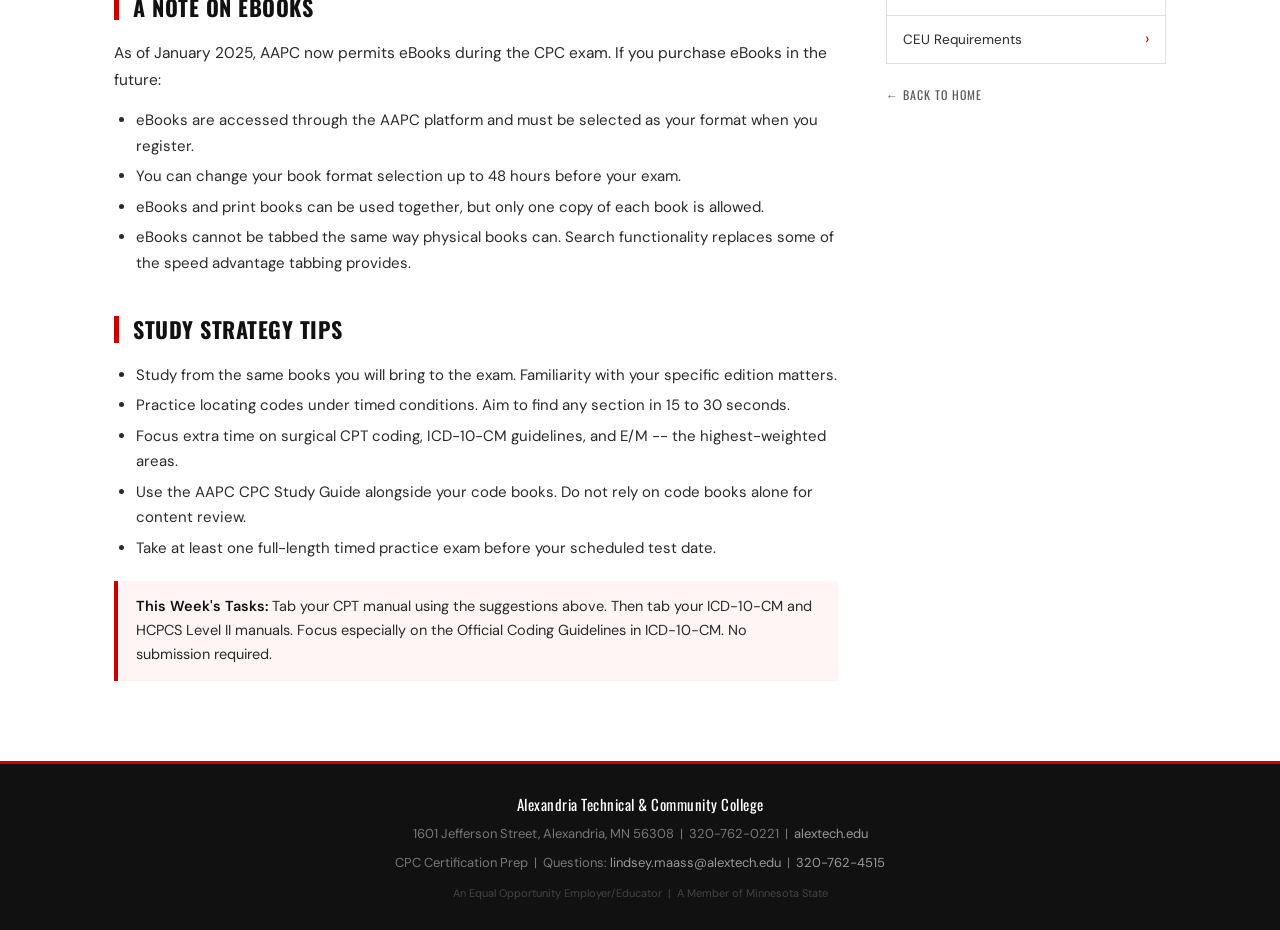
<file: week-4.html>
<!DOCTYPE html>
<html lang="en">
<head>
<meta charset="UTF-8">
<meta name="viewport" content="width=device-width, initial-scale=1.0">
<title>Study Strategies and Tabbing Your Books | CPC Prep | Alexandria College</title>
<link rel="stylesheet" href="style.css">
</head>
<body>
<header class="site-header" id="site-header"></header>
<nav class="site-nav" id="site-nav"></nav>
<div class="page-hero">
  <div class="inner">
    <div class="eyebrow">CPC Exam Prep Series &nbsp;|&nbsp; Part 4 of 6</div>
    <h1>Study Strategies<br><em>&amp; Tabbing Your Books</em></h1>
    <p class="hero-desc">How to tab and organize your CPT, ICD-10-CM, and HCPCS manuals for exam-day speed, annotation rules, and what to know about eBooks.</p>
  </div>
</div>
<div class="page-layout">
  <main>
    
      <div class="download-banner">
        <div class="dl-text"><strong>Week 4 Handout</strong>Study Strategies and Tabbing Your Books -- formatted reference guide</div>
        <a href="downloads/Week4_Handout.docx" class="btn-download" download>Download .docx</a>
      </div>
      <div class="content-body">
        <h2 class="section-head">Tabbing Your Physical Books</h2>
        <p>Tabs are one of the highest-return investments you can make before exam day. The goal is to locate any section within seconds. Rules and best practices:</p>
        <ul>
          <li>Tabs may be inserted, taped, pasted, glued, or stapled into your books. The intent must clearly be to mark a page, not add information.</li>
          <li>Write section names or code ranges on tabs so you can identify them at a glance without opening the book.</li>
          <li>Do not use tabs to add supplemental information or notes that do not relate to coding work.</li>
          <li>Keep tabs consistent across your three books so your eyes know where to look.</li>
        </ul>

        <h2 class="section-head">Suggested Tab Locations</h2>
        <table class="info-table">
          <thead><tr><th>Book</th><th>Tab These Locations</th></tr></thead>
          <tbody>
            <tr><td>CPT</td><td>Each surgical section (10000s through 60000s), Radiology, Pathology/Lab, Medicine, E/M, Anesthesia, Appendix A (modifiers)</td></tr>
            <tr><td>ICD-10-CM</td><td>Official Coding Guidelines, each chapter (1 through 22), Table of Drugs and Chemicals, External Cause Index</td></tr>
            <tr><td>HCPCS Level II</td><td>Index, Table of Drugs, each letter section (A through V), Modifiers</td></tr>
          </tbody>
        </table>

        <h2 class="section-head">Annotations: What Is and Is Not Allowed</h2>
        <div class="cs-grid">
          <div class="cs-section">
            <h4>Allowed</h4>
            <ul>
              <li>Handwritten notes and annotations in the margins</li>
              <li>Modifier rules near the modifier appendix</li>
              <li>Bundling reminders near relevant sections</li>
              <li>Sequencing notes near guideline sections</li>
              <li>Guideline summaries in your own words</li>
            </ul>
          </div>
          <div class="cs-section">
            <h4>Not Allowed</h4>
            <ul>
              <li>Long passages of information on blank pages</li>
              <li>White-out, paint, or printed overlays on pages</li>
              <li>Questions from study guides or practice exams</li>
              <li>Loose papers, sticky notes that cover text</li>
              <li>Content unrelated to coding activities</li>
            </ul>
          </div>
        </div>

        <h2 class="section-head">A Note on eBooks</h2>
        <p>As of January 2025, AAPC now permits eBooks during the CPC exam. If you purchase eBooks in the future:</p>
        <ul>
          <li>eBooks are accessed through the AAPC platform and must be selected as your format when you register.</li>
          <li>You can change your book format selection up to 48 hours before your exam.</li>
          <li>eBooks and print books can be used together, but only one copy of each book is allowed.</li>
          <li>eBooks cannot be tabbed the same way physical books can. Search functionality replaces some of the speed advantage tabbing provides.</li>
        </ul>

        <h2 class="section-head">Study Strategy Tips</h2>
        <ul>
          <li>Study from the same books you will bring to the exam. Familiarity with your specific edition matters.</li>
          <li>Practice locating codes under timed conditions. Aim to find any section in 15 to 30 seconds.</li>
          <li>Focus extra time on surgical CPT coding, ICD-10-CM guidelines, and E/M -- the highest-weighted areas.</li>
          <li>Use the AAPC CPC Study Guide alongside your code books. Do not rely on code books alone for content review.</li>
          <li>Take at least one full-length timed practice exam before your scheduled test date.</li>
        </ul>
        <div class="callout"><strong>This Week's Tasks:</strong> Tab your CPT manual using the suggestions above. Then tab your ICD-10-CM and HCPCS Level II manuals. Focus especially on the Official Coding Guidelines in ICD-10-CM. No submission required.</div>
      </div>
  </main>
  <aside class="sidebar">
    <div class="sidebar-block">
      <div class="sidebar-block-head">Your Instructor</div>
      <div class="sidebar-block-body">
        <dl class="contact-dl">
          <dt>Name</dt><dd>Lindsey Maass</dd>
          <dt>Email</dt><dd><a href="mailto:lindsey.maass@alextech.edu">lindsey.maass@alextech.edu</a></dd>
          <dt>Phone</dt><dd><a href="tel:+13207624515">320-762-4515</a></dd>
        </dl>
      </div>
    </div>
    <div class="sidebar-block">
      <div class="sidebar-block-head black">CPT Cheat Sheets</div>
      <ul class="sidebar-links">
        <li><a href="cheat-integumentary.html">Integumentary (10000s)</a></li>
        <li><a href="cheat-musculoskeletal.html">Musculoskeletal (20000s)</a></li>
        <li><a href="cheat-respiratory.html">Respiratory / Hemic (30000s)</a></li>
        <li><a href="cheat-cardiovascular.html">Cardiovascular (33000s)</a></li>
        <li><a href="cheat-digestive.html">Digestive (40000s)</a></li>
        <li><a href="cheat-urinary.html">Urinary (50000s)</a></li>
        <li><a href="cheat-radiology.html">Radiology (70000s)</a></li>
      </ul>
    </div>
    <div class="sidebar-block">
      <div class="sidebar-block-head black">Exam Prep Series</div>
      <ul class="sidebar-links">
        <li><a href="week-1.html">Week 1: AAPC Membership</a></li>
        <li><a href="week-2.html">Week 2: Exam Format</a></li>
        <li><a href="week-3.html">Week 3: Registration</a></li>
        <li><a href="week-4.html">Week 4: Study Strategies</a></li>
        <li><a href="week-5.html">Week 5: Exam Day</a></li>
        <li><a href="week-6.html">Week 6: After the Exam</a></li>
      </ul>
    </div>
    <div class="sidebar-block">
      <div class="sidebar-block-head black">AAPC Links</div>
      <ul class="sidebar-links">
        <li><a href="https://www.aapc.com" target="_blank">Member Login</a></li>
        <li><a href="https://www.aapc.com/certification/cpc/" target="_blank">CPC Certification</a></li>
        <li><a href="https://www.aapc.com/career-center" target="_blank">Career Center</a></li>
        <li><a href="https://www.aapc.com/about-us/ceu-policies" target="_blank">CEU Requirements</a></li>
      </ul>
    </div>
    
    <div style="margin-top:8px;"><a href="index.html" style="font-family:var(--font-head);font-size:12px;letter-spacing:1px;text-transform:uppercase;color:var(--mid-gray);text-decoration:none;">← Back to Home</a></div>
  </aside>
</div>
<footer class="site-footer" id="site-footer"></footer>
<script src="site.js"></script>
<script>document.addEventListener('DOMContentLoaded', () => renderSite('week4'));</script>
</body>
</html>
</file>
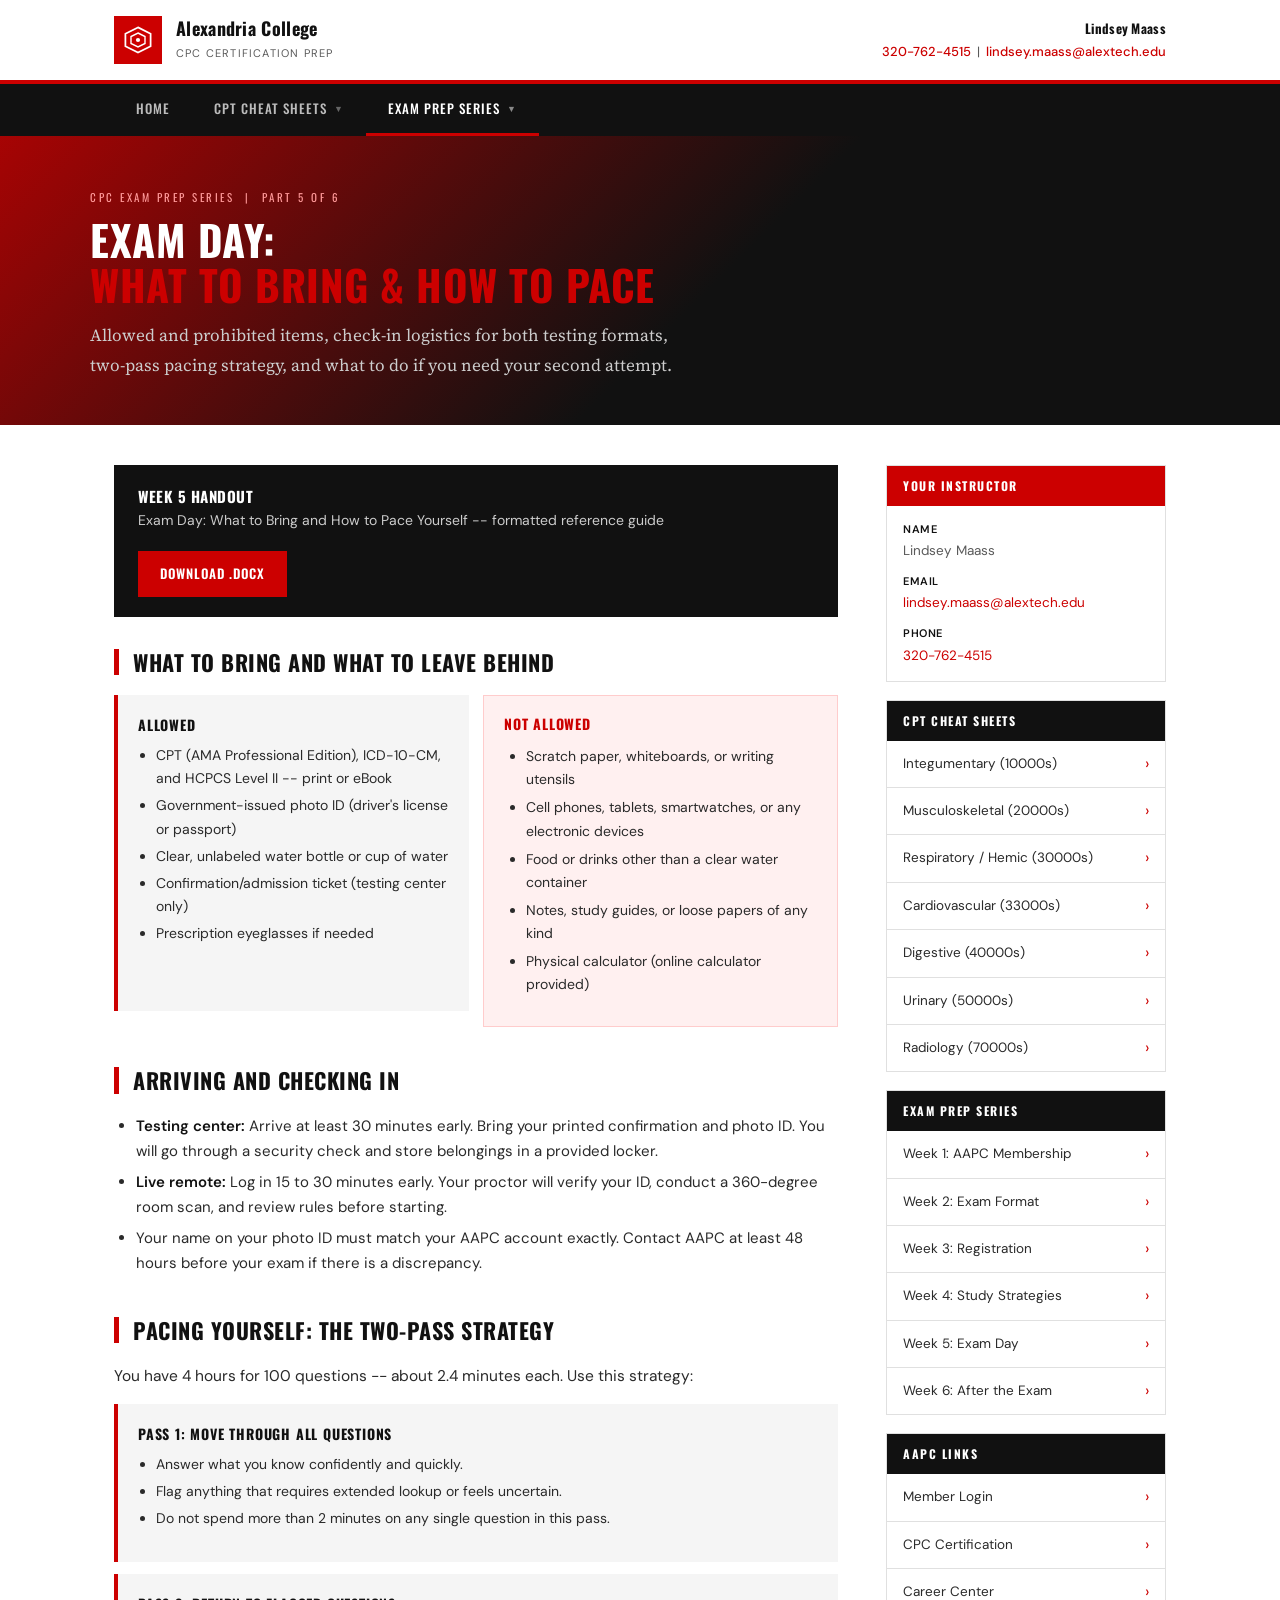
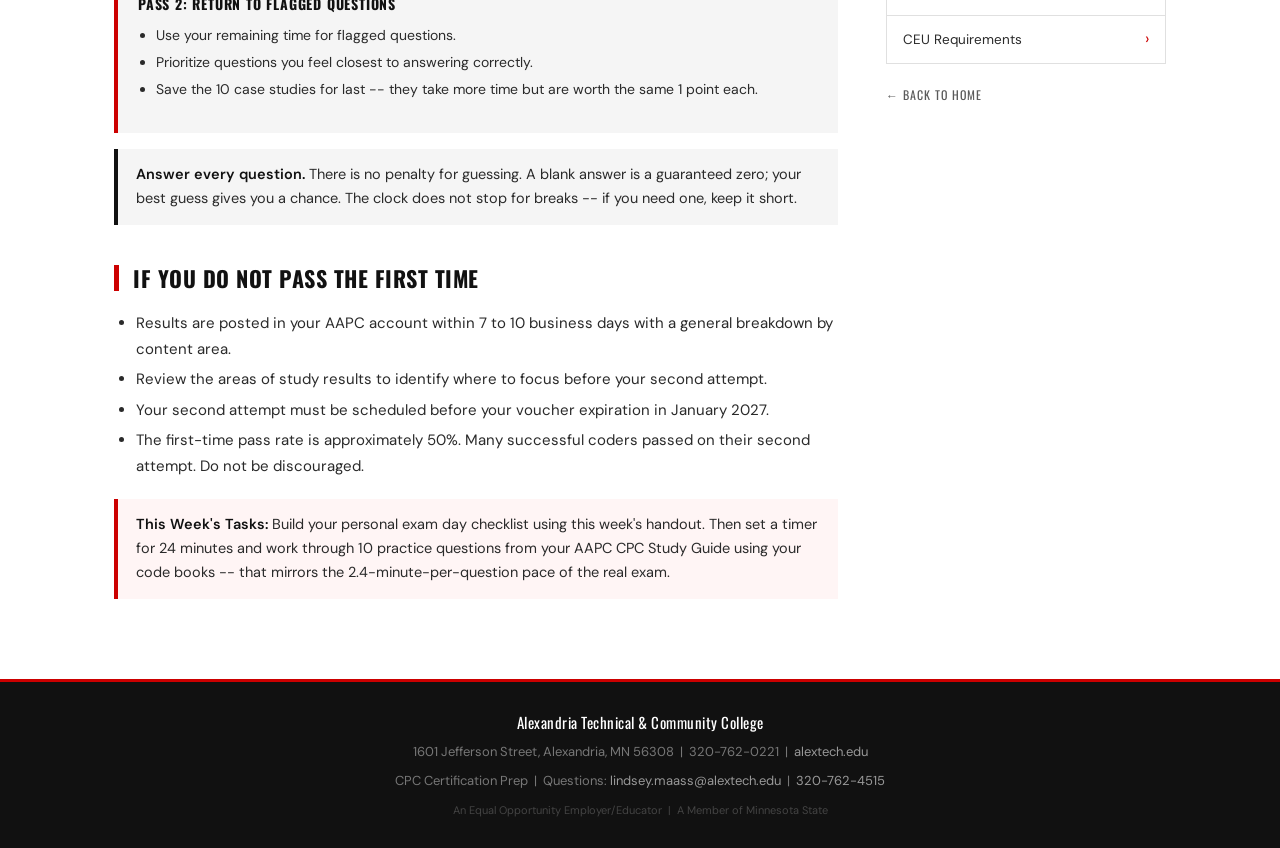
<file: week-5.html>
<!DOCTYPE html>
<html lang="en">
<head>
<meta charset="UTF-8">
<meta name="viewport" content="width=device-width, initial-scale=1.0">
<title>Exam Day: What to Bring and How to Pace | CPC Prep | Alexandria College</title>
<link rel="stylesheet" href="style.css">
</head>
<body>
<header class="site-header" id="site-header"></header>
<nav class="site-nav" id="site-nav"></nav>
<div class="page-hero">
  <div class="inner">
    <div class="eyebrow">CPC Exam Prep Series &nbsp;|&nbsp; Part 5 of 6</div>
    <h1>Exam Day:<br><em>What to Bring &amp; How to Pace</em></h1>
    <p class="hero-desc">Allowed and prohibited items, check-in logistics for both testing formats, two-pass pacing strategy, and what to do if you need your second attempt.</p>
  </div>
</div>
<div class="page-layout">
  <main>
    
      <div class="download-banner">
        <div class="dl-text"><strong>Week 5 Handout</strong>Exam Day: What to Bring and How to Pace Yourself -- formatted reference guide</div>
        <a href="downloads/Week5_Handout.docx" class="btn-download" download>Download .docx</a>
      </div>
      <div class="content-body">
        <h2 class="section-head">What to Bring and What to Leave Behind</h2>
        <div class="cs-grid">
          <div class="cs-section">
            <h4>Allowed</h4>
            <ul>
              <li>CPT (AMA Professional Edition), ICD-10-CM, and HCPCS Level II -- print or eBook</li>
              <li>Government-issued photo ID (driver's license or passport)</li>
              <li>Clear, unlabeled water bottle or cup of water</li>
              <li>Confirmation/admission ticket (testing center only)</li>
              <li>Prescription eyeglasses if needed</li>
            </ul>
          </div>
          <div class="trap-box" style="margin-top:0;">
            <h4>Not Allowed</h4>
            <ul>
              <li>Scratch paper, whiteboards, or writing utensils</li>
              <li>Cell phones, tablets, smartwatches, or any electronic devices</li>
              <li>Food or drinks other than a clear water container</li>
              <li>Notes, study guides, or loose papers of any kind</li>
              <li>Physical calculator (online calculator provided)</li>
            </ul>
          </div>
        </div>

        <h2 class="section-head">Arriving and Checking In</h2>
        <ul>
          <li><strong>Testing center:</strong> Arrive at least 30 minutes early. Bring your printed confirmation and photo ID. You will go through a security check and store belongings in a provided locker.</li>
          <li><strong>Live remote:</strong> Log in 15 to 30 minutes early. Your proctor will verify your ID, conduct a 360-degree room scan, and review rules before starting.</li>
          <li>Your name on your photo ID must match your AAPC account exactly. Contact AAPC at least 48 hours before your exam if there is a discrepancy.</li>
        </ul>

        <h2 class="section-head">Pacing Yourself: The Two-Pass Strategy</h2>
        <p>You have 4 hours for 100 questions -- about 2.4 minutes each. Use this strategy:</p>
        <div class="cs-section" style="margin-bottom:12px;">
          <h4>Pass 1: Move Through All Questions</h4>
          <ul>
            <li>Answer what you know confidently and quickly.</li>
            <li>Flag anything that requires extended lookup or feels uncertain.</li>
            <li>Do not spend more than 2 minutes on any single question in this pass.</li>
          </ul>
        </div>
        <div class="cs-section">
          <h4>Pass 2: Return to Flagged Questions</h4>
          <ul>
            <li>Use your remaining time for flagged questions.</li>
            <li>Prioritize questions you feel closest to answering correctly.</li>
            <li>Save the 10 case studies for last -- they take more time but are worth the same 1 point each.</li>
          </ul>
        </div>
        <div class="callout dark" style="margin-top:16px;"><strong>Answer every question.</strong> There is no penalty for guessing. A blank answer is a guaranteed zero; your best guess gives you a chance. The clock does not stop for breaks -- if you need one, keep it short.</div>

        <h2 class="section-head">If You Do Not Pass the First Time</h2>
        <ul>
          <li>Results are posted in your AAPC account within 7 to 10 business days with a general breakdown by content area.</li>
          <li>Review the areas of study results to identify where to focus before your second attempt.</li>
          <li>Your second attempt must be scheduled before your voucher expiration in January 2027.</li>
          <li>The first-time pass rate is approximately 50%. Many successful coders passed on their second attempt. Do not be discouraged.</li>
        </ul>
        <div class="callout"><strong>This Week's Tasks:</strong> Build your personal exam day checklist using this week's handout. Then set a timer for 24 minutes and work through 10 practice questions from your AAPC CPC Study Guide using your code books -- that mirrors the 2.4-minute-per-question pace of the real exam.</div>
      </div>
  </main>
  <aside class="sidebar">
    <div class="sidebar-block">
      <div class="sidebar-block-head">Your Instructor</div>
      <div class="sidebar-block-body">
        <dl class="contact-dl">
          <dt>Name</dt><dd>Lindsey Maass</dd>
          <dt>Email</dt><dd><a href="mailto:lindsey.maass@alextech.edu">lindsey.maass@alextech.edu</a></dd>
          <dt>Phone</dt><dd><a href="tel:+13207624515">320-762-4515</a></dd>
        </dl>
      </div>
    </div>
    <div class="sidebar-block">
      <div class="sidebar-block-head black">CPT Cheat Sheets</div>
      <ul class="sidebar-links">
        <li><a href="cheat-integumentary.html">Integumentary (10000s)</a></li>
        <li><a href="cheat-musculoskeletal.html">Musculoskeletal (20000s)</a></li>
        <li><a href="cheat-respiratory.html">Respiratory / Hemic (30000s)</a></li>
        <li><a href="cheat-cardiovascular.html">Cardiovascular (33000s)</a></li>
        <li><a href="cheat-digestive.html">Digestive (40000s)</a></li>
        <li><a href="cheat-urinary.html">Urinary (50000s)</a></li>
        <li><a href="cheat-radiology.html">Radiology (70000s)</a></li>
      </ul>
    </div>
    <div class="sidebar-block">
      <div class="sidebar-block-head black">Exam Prep Series</div>
      <ul class="sidebar-links">
        <li><a href="week-1.html">Week 1: AAPC Membership</a></li>
        <li><a href="week-2.html">Week 2: Exam Format</a></li>
        <li><a href="week-3.html">Week 3: Registration</a></li>
        <li><a href="week-4.html">Week 4: Study Strategies</a></li>
        <li><a href="week-5.html">Week 5: Exam Day</a></li>
        <li><a href="week-6.html">Week 6: After the Exam</a></li>
      </ul>
    </div>
    <div class="sidebar-block">
      <div class="sidebar-block-head black">AAPC Links</div>
      <ul class="sidebar-links">
        <li><a href="https://www.aapc.com" target="_blank">Member Login</a></li>
        <li><a href="https://www.aapc.com/certification/cpc/" target="_blank">CPC Certification</a></li>
        <li><a href="https://www.aapc.com/career-center" target="_blank">Career Center</a></li>
        <li><a href="https://www.aapc.com/about-us/ceu-policies" target="_blank">CEU Requirements</a></li>
      </ul>
    </div>
    
    <div style="margin-top:8px;"><a href="index.html" style="font-family:var(--font-head);font-size:12px;letter-spacing:1px;text-transform:uppercase;color:var(--mid-gray);text-decoration:none;">← Back to Home</a></div>
  </aside>
</div>
<footer class="site-footer" id="site-footer"></footer>
<script src="site.js"></script>
<script>document.addEventListener('DOMContentLoaded', () => renderSite('week5'));</script>
</body>
</html>
</file>
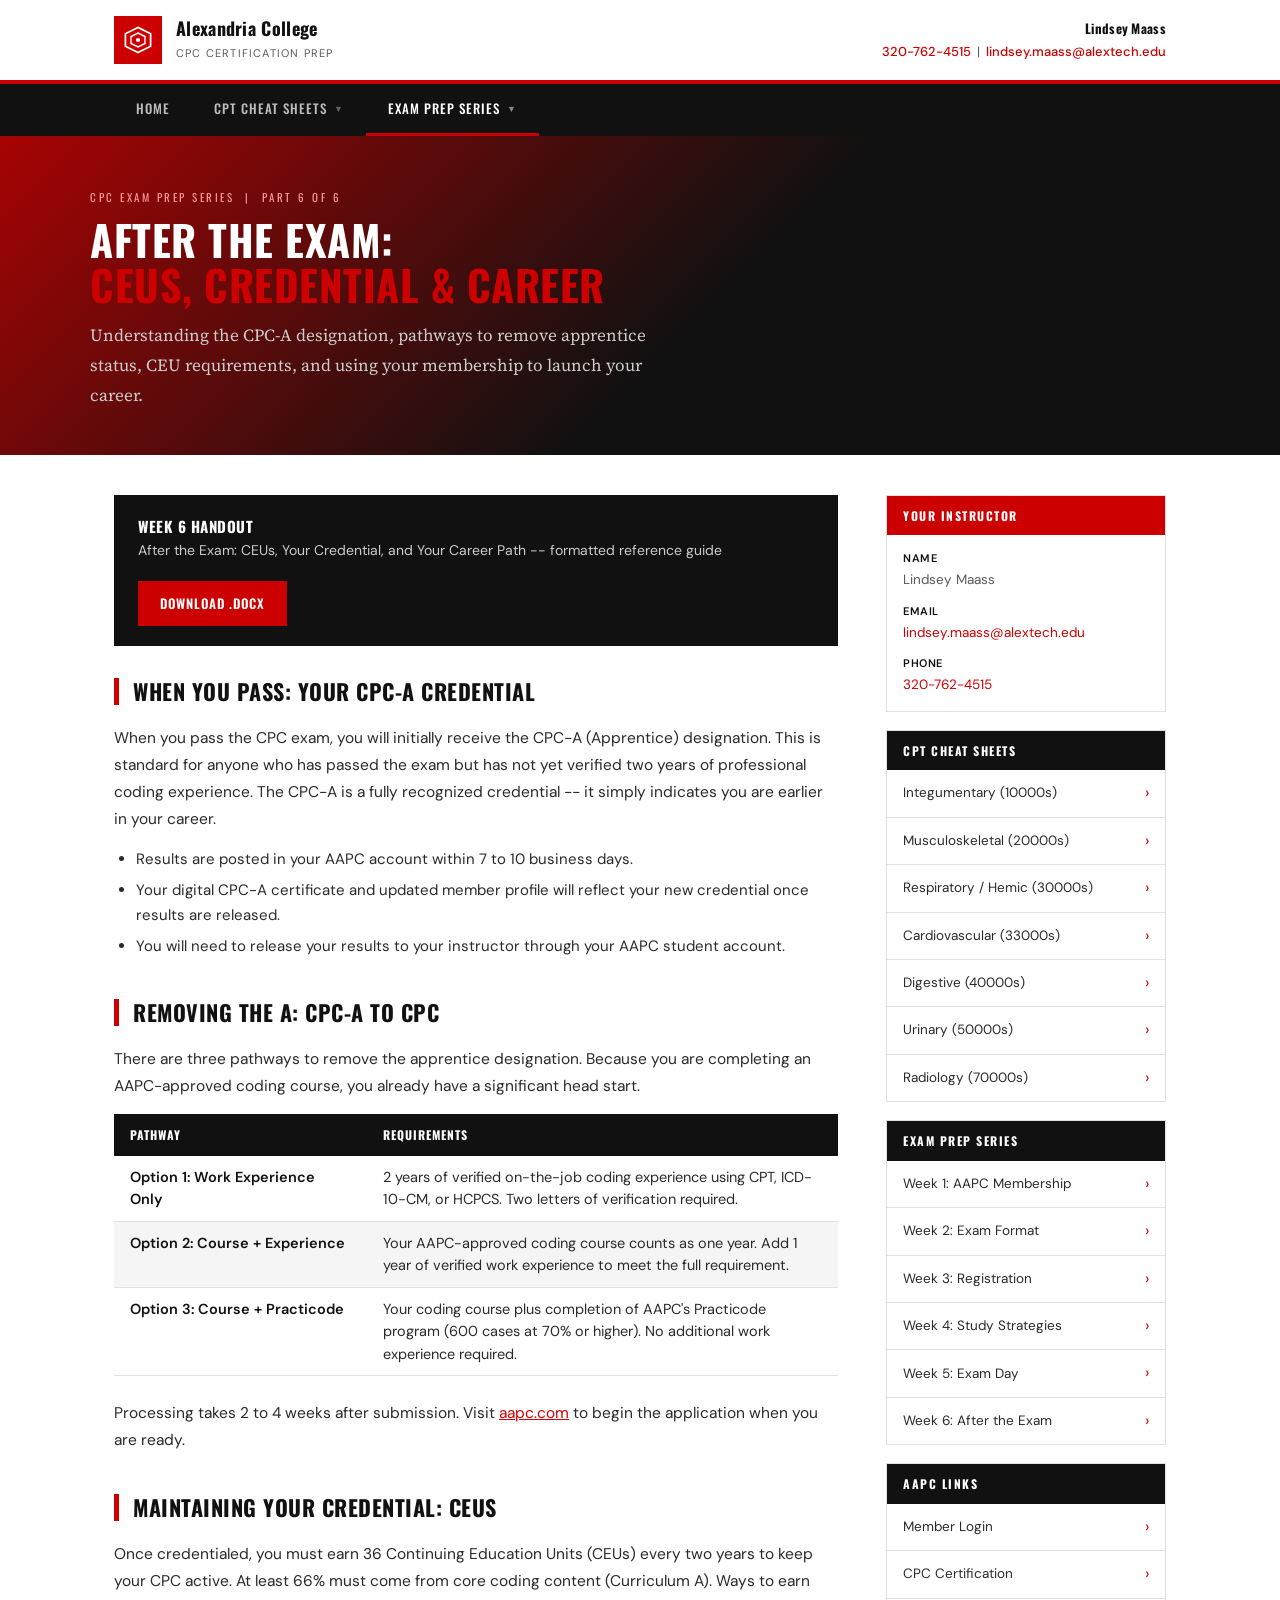
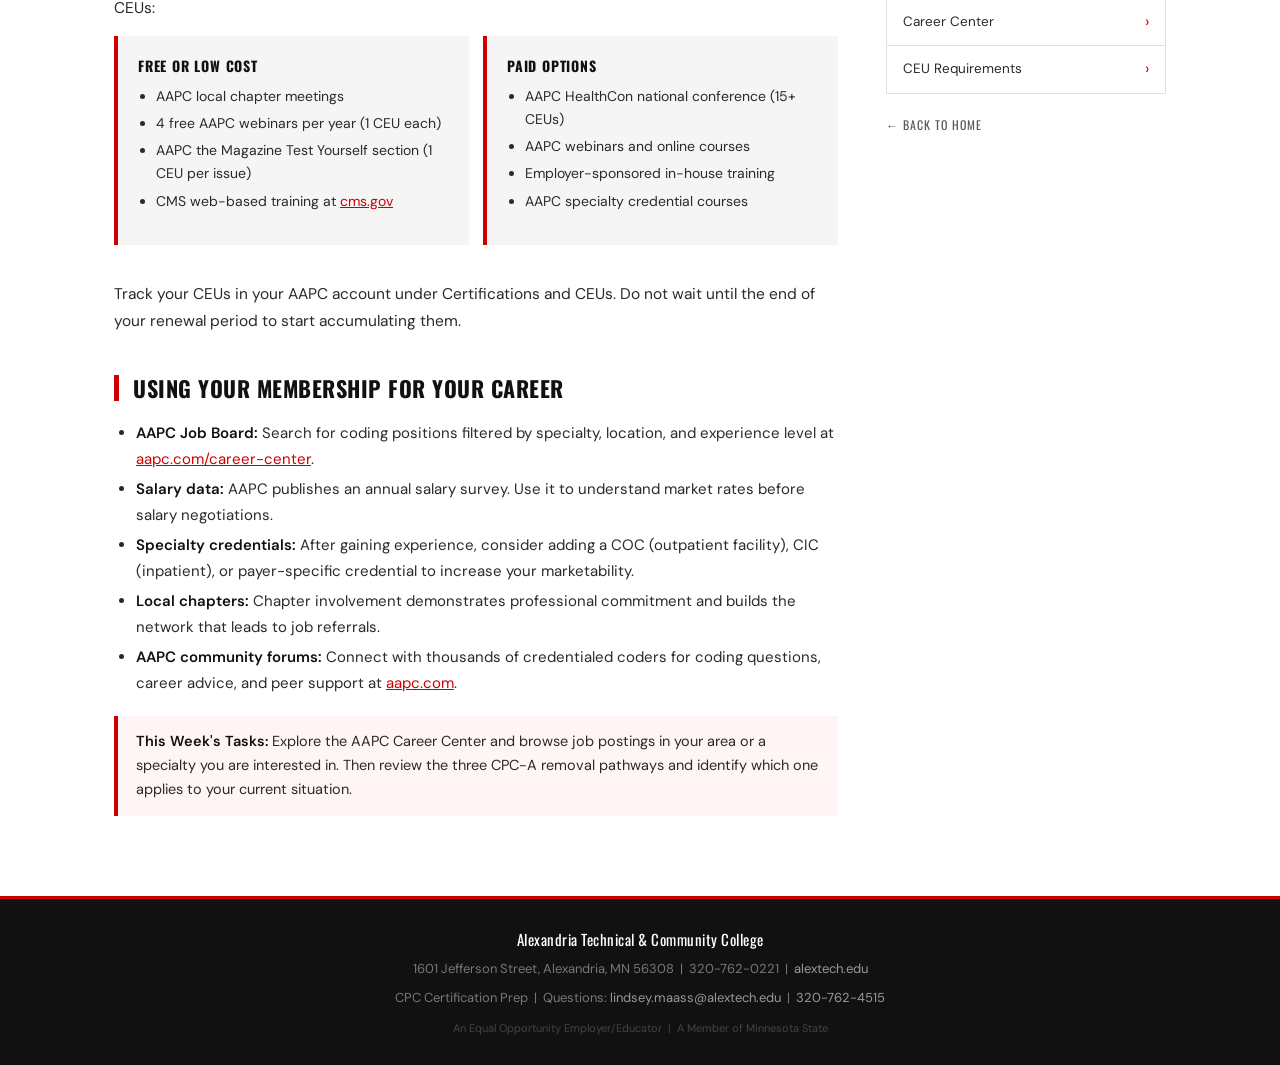
<file: week-6.html>
<!DOCTYPE html>
<html lang="en">
<head>
<meta charset="UTF-8">
<meta name="viewport" content="width=device-width, initial-scale=1.0">
<title>After the Exam: CEUs, Credential & Career | CPC Prep | Alexandria College</title>
<link rel="stylesheet" href="style.css">
</head>
<body>
<header class="site-header" id="site-header"></header>
<nav class="site-nav" id="site-nav"></nav>
<div class="page-hero">
  <div class="inner">
    <div class="eyebrow">CPC Exam Prep Series &nbsp;|&nbsp; Part 6 of 6</div>
    <h1>After the Exam:<br><em>CEUs, Credential &amp; Career</em></h1>
    <p class="hero-desc">Understanding the CPC-A designation, pathways to remove apprentice status, CEU requirements, and using your membership to launch your career.</p>
  </div>
</div>
<div class="page-layout">
  <main>
    
      <div class="download-banner">
        <div class="dl-text"><strong>Week 6 Handout</strong>After the Exam: CEUs, Your Credential, and Your Career Path -- formatted reference guide</div>
        <a href="downloads/Week6_Handout.docx" class="btn-download" download>Download .docx</a>
      </div>
      <div class="content-body">
        <h2 class="section-head">When You Pass: Your CPC-A Credential</h2>
        <p>When you pass the CPC exam, you will initially receive the CPC-A (Apprentice) designation. This is standard for anyone who has passed the exam but has not yet verified two years of professional coding experience. The CPC-A is a fully recognized credential -- it simply indicates you are earlier in your career.</p>
        <ul>
          <li>Results are posted in your AAPC account within 7 to 10 business days.</li>
          <li>Your digital CPC-A certificate and updated member profile will reflect your new credential once results are released.</li>
          <li>You will need to release your results to your instructor through your AAPC student account.</li>
        </ul>

        <h2 class="section-head">Removing the A: CPC-A to CPC</h2>
        <p>There are three pathways to remove the apprentice designation. Because you are completing an AAPC-approved coding course, you already have a significant head start.</p>
        <table class="info-table">
          <thead><tr><th>Pathway</th><th>Requirements</th></tr></thead>
          <tbody>
            <tr><td>Option 1: Work Experience Only</td><td>2 years of verified on-the-job coding experience using CPT, ICD-10-CM, or HCPCS. Two letters of verification required.</td></tr>
            <tr><td>Option 2: Course + Experience</td><td>Your AAPC-approved coding course counts as one year. Add 1 year of verified work experience to meet the full requirement.</td></tr>
            <tr><td>Option 3: Course + Practicode</td><td>Your coding course plus completion of AAPC's Practicode program (600 cases at 70% or higher). No additional work experience required.</td></tr>
          </tbody>
        </table>
        <p>Processing takes 2 to 4 weeks after submission. Visit <a href="https://www.aapc.com/apprentice/applied-experience.aspx" target="_blank" style="color:var(--red);">aapc.com</a> to begin the application when you are ready.</p>

        <h2 class="section-head">Maintaining Your Credential: CEUs</h2>
        <p>Once credentialed, you must earn 36 Continuing Education Units (CEUs) every two years to keep your CPC active. At least 66% must come from core coding content (Curriculum A). Ways to earn CEUs:</p>
        <div class="cs-grid">
          <div class="cs-section">
            <h4>Free or Low Cost</h4>
            <ul>
              <li>AAPC local chapter meetings</li>
              <li>4 free AAPC webinars per year (1 CEU each)</li>
              <li>AAPC the Magazine Test Yourself section (1 CEU per issue)</li>
              <li>CMS web-based training at <a href="https://www.cms.gov" target="_blank" style="color:var(--red);">cms.gov</a></li>
            </ul>
          </div>
          <div class="cs-section">
            <h4>Paid Options</h4>
            <ul>
              <li>AAPC HealthCon national conference (15+ CEUs)</li>
              <li>AAPC webinars and online courses</li>
              <li>Employer-sponsored in-house training</li>
              <li>AAPC specialty credential courses</li>
            </ul>
          </div>
        </div>
        <p>Track your CEUs in your AAPC account under Certifications and CEUs. Do not wait until the end of your renewal period to start accumulating them.</p>

        <h2 class="section-head">Using Your Membership for Your Career</h2>
        <ul>
          <li><strong>AAPC Job Board:</strong> Search for coding positions filtered by specialty, location, and experience level at <a href="https://www.aapc.com/career-center" target="_blank" style="color:var(--red);">aapc.com/career-center</a>.</li>
          <li><strong>Salary data:</strong> AAPC publishes an annual salary survey. Use it to understand market rates before salary negotiations.</li>
          <li><strong>Specialty credentials:</strong> After gaining experience, consider adding a COC (outpatient facility), CIC (inpatient), or payer-specific credential to increase your marketability.</li>
          <li><strong>Local chapters:</strong> Chapter involvement demonstrates professional commitment and builds the network that leads to job referrals.</li>
          <li><strong>AAPC community forums:</strong> Connect with thousands of credentialed coders for coding questions, career advice, and peer support at <a href="https://www.aapc.com" target="_blank" style="color:var(--red);">aapc.com</a>.</li>
        </ul>
        <div class="callout"><strong>This Week's Tasks:</strong> Explore the AAPC Career Center and browse job postings in your area or a specialty you are interested in. Then review the three CPC-A removal pathways and identify which one applies to your current situation.</div>
      </div>
  </main>
  <aside class="sidebar">
    <div class="sidebar-block">
      <div class="sidebar-block-head">Your Instructor</div>
      <div class="sidebar-block-body">
        <dl class="contact-dl">
          <dt>Name</dt><dd>Lindsey Maass</dd>
          <dt>Email</dt><dd><a href="mailto:lindsey.maass@alextech.edu">lindsey.maass@alextech.edu</a></dd>
          <dt>Phone</dt><dd><a href="tel:+13207624515">320-762-4515</a></dd>
        </dl>
      </div>
    </div>
    <div class="sidebar-block">
      <div class="sidebar-block-head black">CPT Cheat Sheets</div>
      <ul class="sidebar-links">
        <li><a href="cheat-integumentary.html">Integumentary (10000s)</a></li>
        <li><a href="cheat-musculoskeletal.html">Musculoskeletal (20000s)</a></li>
        <li><a href="cheat-respiratory.html">Respiratory / Hemic (30000s)</a></li>
        <li><a href="cheat-cardiovascular.html">Cardiovascular (33000s)</a></li>
        <li><a href="cheat-digestive.html">Digestive (40000s)</a></li>
        <li><a href="cheat-urinary.html">Urinary (50000s)</a></li>
        <li><a href="cheat-radiology.html">Radiology (70000s)</a></li>
      </ul>
    </div>
    <div class="sidebar-block">
      <div class="sidebar-block-head black">Exam Prep Series</div>
      <ul class="sidebar-links">
        <li><a href="week-1.html">Week 1: AAPC Membership</a></li>
        <li><a href="week-2.html">Week 2: Exam Format</a></li>
        <li><a href="week-3.html">Week 3: Registration</a></li>
        <li><a href="week-4.html">Week 4: Study Strategies</a></li>
        <li><a href="week-5.html">Week 5: Exam Day</a></li>
        <li><a href="week-6.html">Week 6: After the Exam</a></li>
      </ul>
    </div>
    <div class="sidebar-block">
      <div class="sidebar-block-head black">AAPC Links</div>
      <ul class="sidebar-links">
        <li><a href="https://www.aapc.com" target="_blank">Member Login</a></li>
        <li><a href="https://www.aapc.com/certification/cpc/" target="_blank">CPC Certification</a></li>
        <li><a href="https://www.aapc.com/career-center" target="_blank">Career Center</a></li>
        <li><a href="https://www.aapc.com/about-us/ceu-policies" target="_blank">CEU Requirements</a></li>
      </ul>
    </div>
    
    <div style="margin-top:8px;"><a href="index.html" style="font-family:var(--font-head);font-size:12px;letter-spacing:1px;text-transform:uppercase;color:var(--mid-gray);text-decoration:none;">← Back to Home</a></div>
  </aside>
</div>
<footer class="site-footer" id="site-footer"></footer>
<script src="site.js"></script>
<script>document.addEventListener('DOMContentLoaded', () => renderSite('week6'));</script>
</body>
</html>
</file>
<file: style.css>
@import url('https://fonts.googleapis.com/css2?family=Oswald:wght@400;500;600;700&family=Source+Serif+4:ital,wght@0,300;0,400;0,600;1,300;1,400&family=DM+Sans:wght@400;500;600&display=swap');

*, *::before, *::after { box-sizing: border-box; margin: 0; padding: 0; }

:root {
  --red: #CC0000;
  --dark-red: #990000;
  --black: #111111;
  --dark-gray: #2a2a2a;
  --mid-gray: #5a5a5a;
  --light-gray: #f5f5f5;
  --border: #e0e0e0;
  --white: #ffffff;
  --font-head: 'Oswald', sans-serif;
  --font-body: 'DM Sans', sans-serif;
  --font-serif: 'Source Serif 4', serif;
  --max: 1100px;
  --radius: 3px;
}

html { scroll-behavior: smooth; }

body {
  font-family: var(--font-body);
  color: var(--dark-gray);
  background: var(--white);
  font-size: 16px;
  line-height: 1.65;
}

/* ── SITE HEADER ── */
.site-header {
  background: var(--white);
  border-bottom: 4px solid var(--red);
  padding: 16px 0;
}
.site-header .inner {
  max-width: var(--max);
  margin: 0 auto;
  padding: 0 24px;
  display: flex;
  align-items: center;
  justify-content: space-between;
  gap: 20px;
}
.logo { text-decoration: none; display: flex; align-items: center; gap: 14px; }
.logo-mark {
  width: 48px; height: 48px;
  background: var(--red);
  display: flex; align-items: center; justify-content: center;
  flex-shrink: 0;
}
.logo-mark svg { width: 28px; height: 28px; fill: white; }
.logo-name {
  font-family: var(--font-head);
  font-size: 18px;
  font-weight: 700;
  color: var(--black);
  letter-spacing: 0.3px;
  line-height: 1.2;
}
.logo-sub {
  font-family: var(--font-body);
  font-size: 11px;
  color: var(--mid-gray);
  text-transform: uppercase;
  letter-spacing: 1.2px;
  display: block;
}
.header-contact {
  text-align: right;
  font-size: 13px;
  color: var(--mid-gray);
  line-height: 1.7;
}
.header-contact a { color: var(--red); text-decoration: none; font-weight: 500; }
.header-contact a:hover { text-decoration: underline; }

/* ── SITE NAV ── */
.site-nav {
  background: var(--black);
  position: relative;
  z-index: 200;
}
.site-nav .inner {
  max-width: var(--max);
  margin: 0 auto;
  padding: 0 24px;
  display: flex;
  align-items: stretch;
}
.nav-link {
  font-family: var(--font-head);
  font-size: 13px;
  font-weight: 500;
  letter-spacing: 1px;
  text-transform: uppercase;
  color: #bbb;
  text-decoration: none;
  padding: 14px 22px;
  display: flex;
  align-items: center;
  gap: 7px;
  border-bottom: 3px solid transparent;
  transition: color 0.15s, border-color 0.15s, background 0.15s;
  white-space: nowrap;
  cursor: pointer;
}
.nav-link:hover { color: var(--white); border-bottom-color: var(--red); }
.nav-link.active { color: var(--white); border-bottom-color: var(--red); }
.caret { font-size: 9px; opacity: 0.5; }

/* ── CSS HOVER DROPDOWNS ── */
.nav-dropdown { position: relative; }
.nav-dropdown:hover .nav-link,
.nav-dropdown:focus-within .nav-link {
  color: var(--white);
  background: rgba(255,255,255,0.06);
  border-bottom-color: var(--red);
}
.nav-dropdown:hover .caret,
.nav-dropdown:focus-within .caret { opacity: 1; }

.dropdown-menu {
  display: none;
  position: absolute;
  top: 100%;
  left: 0;
  background: #1a1a1a;
  border-top: 3px solid var(--red);
  min-width: 280px;
  box-shadow: 0 10px 30px rgba(0,0,0,0.5);
  z-index: 300;
}
.nav-dropdown:hover .dropdown-menu,
.nav-dropdown:focus-within .dropdown-menu { display: block; }

.dropdown-item {
  display: block;
  padding: 12px 22px;
  font-family: var(--font-body);
  font-size: 14px;
  color: #ccc;
  text-decoration: none;
  border-bottom: 1px solid #2a2a2a;
  transition: background 0.12s, color 0.12s, padding-left 0.12s;
}
.dropdown-item:last-child { border-bottom: none; }
.dropdown-item:hover { background: rgba(204,0,0,0.18); color: var(--white); padding-left: 28px; }
.dropdown-item.active { color: var(--white); background: rgba(204,0,0,0.22); font-weight: 600; }

/* ── PAGE HERO ── */
.page-hero {
  background: var(--black);
  background-image: linear-gradient(135deg, rgba(204,0,0,0.8) 0%, rgba(17,17,17,0.98) 55%);
  color: var(--white);
  padding: 52px 24px 44px;
}
.page-hero .inner { max-width: var(--max); margin: 0 auto; }
.page-hero .eyebrow {
  font-family: var(--font-head);
  font-size: 11px;
  letter-spacing: 2.5px;
  text-transform: uppercase;
  color: #ff9999;
  margin-bottom: 10px;
}
.page-hero h1 {
  font-family: var(--font-head);
  font-size: 42px;
  font-weight: 700;
  text-transform: uppercase;
  letter-spacing: 0.5px;
  line-height: 1.08;
  margin-bottom: 14px;
}
.page-hero h1 em { color: var(--red); font-style: normal; }
.page-hero .hero-desc {
  font-family: var(--font-serif);
  font-size: 17px;
  color: #ccc;
  max-width: 600px;
  line-height: 1.75;
}

/* ── CONTENT LAYOUT ── */
.page-layout {
  max-width: var(--max);
  margin: 0 auto;
  padding: 40px 24px 60px;
  display: grid;
  grid-template-columns: 1fr 280px;
  gap: 48px;
  align-items: start;
}
.page-layout.full { grid-template-columns: 1fr; }

/* ── SECTION HEADING ── */
.section-head {
  font-family: var(--font-head);
  font-size: 22px;
  font-weight: 700;
  text-transform: uppercase;
  letter-spacing: 0.5px;
  color: var(--black);
  padding-left: 14px;
  border-left: 5px solid var(--red);
  margin-bottom: 20px;
  margin-top: 40px;
  line-height: 1.2;
}
.section-head:first-child { margin-top: 0; }

/* ── RESOURCE CARDS (landing page grid) ── */
.card-grid {
  display: grid;
  grid-template-columns: 1fr 1fr;
  gap: 16px;
  margin-bottom: 16px;
}
.resource-card {
  border: 1px solid var(--border);
  display: flex;
  flex-direction: column;
  text-decoration: none;
  color: inherit;
  transition: box-shadow 0.2s, transform 0.2s;
  background: var(--white);
}
.resource-card:hover { box-shadow: 0 6px 20px rgba(0,0,0,0.1); transform: translateY(-2px); }
.rc-head {
  background: var(--black);
  color: var(--white);
  padding: 14px 18px;
  display: flex;
  align-items: center;
  gap: 12px;
}
.rc-head.red { background: var(--red); }
.rc-num {
  font-family: var(--font-head);
  font-size: 28px;
  font-weight: 700;
  color: rgba(255,255,255,0.4);
  line-height: 1;
  flex-shrink: 0;
}
.rc-title {
  font-family: var(--font-head);
  font-size: 14px;
  font-weight: 600;
  text-transform: uppercase;
  letter-spacing: 0.5px;
  line-height: 1.3;
}
.rc-body {
  padding: 14px 18px;
  flex: 1;
  display: flex;
  flex-direction: column;
  gap: 10px;
}
.rc-desc { font-size: 13.5px; color: var(--mid-gray); line-height: 1.55; flex: 1; }
.rc-actions { display: flex; gap: 8px; flex-wrap: wrap; }
.btn-page {
  font-family: var(--font-head);
  font-size: 11px;
  font-weight: 600;
  letter-spacing: 1px;
  text-transform: uppercase;
  padding: 7px 14px;
  text-decoration: none;
  border-radius: var(--radius);
  transition: all 0.15s;
  display: inline-block;
}
.btn-page.primary { background: var(--red); color: var(--white); }
.btn-page.primary:hover { background: var(--dark-red); }
.btn-page.outline { border: 1.5px solid var(--border); color: var(--mid-gray); background: var(--white); }
.btn-page.outline:hover { border-color: var(--black); color: var(--black); }

/* ── CONTENT BLOCKS (inside sub-pages) ── */
.content-body p { font-size: 15.5px; line-height: 1.75; margin-bottom: 14px; color: var(--dark-gray); }
.content-body h3 {
  font-family: var(--font-head);
  font-size: 17px;
  font-weight: 600;
  text-transform: uppercase;
  letter-spacing: 0.5px;
  color: var(--black);
  margin-top: 28px;
  margin-bottom: 10px;
  border-bottom: 1px solid var(--border);
  padding-bottom: 6px;
}
.content-body ul, .content-body ol {
  padding-left: 22px;
  margin-bottom: 14px;
}
.content-body li { font-size: 15px; line-height: 1.7; margin-bottom: 5px; }
.content-body strong { color: var(--black); font-weight: 600; }

/* ── INFO TABLE ── */
.info-table { width: 100%; border-collapse: collapse; margin-bottom: 24px; font-size: 14.5px; }
.info-table th {
  background: var(--black);
  color: var(--white);
  font-family: var(--font-head);
  font-size: 12px;
  letter-spacing: 1px;
  text-transform: uppercase;
  padding: 11px 16px;
  text-align: left;
}
.info-table td { padding: 10px 16px; border-bottom: 1px solid var(--border); vertical-align: top; line-height: 1.55; }
.info-table tr:nth-child(even) td { background: var(--light-gray); }
.info-table td:first-child { font-weight: 600; color: var(--black); width: 35%; }

/* ── CALLOUT BOX ── */
.callout {
  border-left: 4px solid var(--red);
  background: #fff5f5;
  padding: 14px 18px;
  margin: 20px 0;
  font-size: 14.5px;
  line-height: 1.65;
}
.callout.blue { border-color: #1a5fa8; background: #f0f6ff; }
.callout.dark { border-color: var(--black); background: var(--light-gray); }
.callout strong { color: var(--black); }

/* ── DOWNLOAD BANNER ── */
.download-banner {
  background: var(--black);
  color: var(--white);
  padding: 20px 24px;
  display: flex;
  align-items: center;
  justify-content: space-between;
  gap: 20px;
  margin-bottom: 32px;
  flex-wrap: wrap;
}
.download-banner .dl-text { font-size: 14px; color: #ccc; line-height: 1.5; }
.download-banner .dl-text strong { color: var(--white); font-family: var(--font-head); font-size: 15px; letter-spacing: 0.5px; text-transform: uppercase; display: block; margin-bottom: 3px; }
.btn-download {
  background: var(--red);
  color: var(--white);
  font-family: var(--font-head);
  font-size: 13px;
  font-weight: 600;
  letter-spacing: 1px;
  text-transform: uppercase;
  padding: 12px 22px;
  text-decoration: none;
  white-space: nowrap;
  transition: background 0.15s;
  flex-shrink: 0;
}
.btn-download:hover { background: var(--dark-red); }

/* ── SIDEBAR ── */
.sidebar { position: sticky; top: 20px; }
.sidebar-block { border: 1px solid var(--border); margin-bottom: 18px; overflow: hidden; }
.sidebar-block-head {
  background: var(--red);
  color: var(--white);
  font-family: var(--font-head);
  font-size: 12px;
  font-weight: 700;
  letter-spacing: 1.5px;
  text-transform: uppercase;
  padding: 10px 16px;
}
.sidebar-block-head.black { background: var(--black); }
.sidebar-block-body { padding: 14px 16px; }
.sidebar-block-body p { font-size: 13.5px; color: var(--mid-gray); line-height: 1.6; margin-bottom: 10px; }
.sidebar-links { list-style: none; }
.sidebar-links li { border-bottom: 1px solid var(--border); }
.sidebar-links li:last-child { border-bottom: none; }
.sidebar-links a {
  display: flex;
  justify-content: space-between;
  align-items: center;
  padding: 10px 16px;
  color: var(--dark-gray);
  text-decoration: none;
  font-size: 13.5px;
  transition: all 0.15s;
}
.sidebar-links a:hover { background: var(--light-gray); color: var(--red); padding-left: 20px; }
.sidebar-links a::after { content: "›"; color: var(--red); font-size: 16px; }
.sidebar-links a.active { background: #fff0f0; color: var(--red); font-weight: 500; }
.sidebar-links a.active::before { content: "▸ "; font-size: 10px; }
.contact-dl { font-size: 13.5px; color: var(--mid-gray); }
.contact-dl dt { font-weight: 600; color: var(--black); font-size: 11px; text-transform: uppercase; letter-spacing: 0.5px; margin-top: 10px; }
.contact-dl dt:first-child { margin-top: 0; }
.contact-dl dd { margin: 2px 0 0 0; }
.contact-dl a { color: var(--red); text-decoration: none; }
.contact-dl a:hover { text-decoration: underline; }

/* ── STATS ROW ── */
.stats-row {
  background: var(--red);
  padding: 18px 0;
}
.stats-row .inner {
  max-width: var(--max);
  margin: 0 auto;
  padding: 0 24px;
  display: grid;
  grid-template-columns: repeat(4, 1fr);
}
.stat { text-align: center; padding: 4px 16px; border-right: 1px solid rgba(255,255,255,0.25); }
.stat:last-child { border-right: none; }
.stat-n { font-family: var(--font-head); font-size: 28px; font-weight: 700; color: var(--white); display: block; line-height: 1; }
.stat-l { font-size: 11px; color: rgba(255,255,255,0.8); text-transform: uppercase; letter-spacing: 1px; margin-top: 4px; display: block; }

/* ── FOOTER ── */
.site-footer {
  background: var(--black);
  color: #777;
  font-size: 13px;
  padding: 28px 0;
  text-align: center;
  border-top: 3px solid var(--red);
}
.site-footer .inner { max-width: var(--max); margin: 0 auto; padding: 0 24px; }
.site-footer a { color: #999; text-decoration: none; }
.site-footer a:hover { color: var(--white); }
.site-footer .footer-name { font-family: var(--font-head); color: var(--white); font-size: 15px; letter-spacing: 0.5px; margin-bottom: 6px; }

/* ── CHEAT SHEET SPECIFIC ── */
.cs-section {
  background: var(--light-gray);
  border-left: 4px solid var(--red);
  padding: 18px 20px;
  margin-bottom: 16px;
}
.cs-section h4 {
  font-family: var(--font-head);
  font-size: 14px;
  font-weight: 700;
  text-transform: uppercase;
  letter-spacing: 0.8px;
  color: var(--black);
  margin-bottom: 8px;
}
.cs-section ul { padding-left: 18px; }
.cs-section li { font-size: 14px; line-height: 1.65; margin-bottom: 4px; }
.cs-grid { display: grid; grid-template-columns: 1fr 1fr; gap: 14px; margin-bottom: 20px; }
.trap-box {
  background: #fff0f0;
  border: 1px solid #ffcccc;
  padding: 16px 20px;
  margin-top: 20px;
}
.trap-box h4 {
  font-family: var(--font-head);
  font-size: 14px;
  font-weight: 700;
  text-transform: uppercase;
  letter-spacing: 0.8px;
  color: var(--red);
  margin-bottom: 10px;
}
.trap-box li { font-size: 14px; line-height: 1.65; margin-bottom: 5px; }
.tip-box {
  background: #f0fff4;
  border: 1px solid #b2dfcc;
  padding: 16px 20px;
  margin-top: 16px;
}
.tip-box h4 {
  font-family: var(--font-head);
  font-size: 14px;
  font-weight: 700;
  text-transform: uppercase;
  letter-spacing: 0.8px;
  color: #1a6b3c;
  margin-bottom: 10px;
}

/* ── RESPONSIVE ── */
@media (max-width: 800px) {
  .page-layout { grid-template-columns: 1fr; }
  .sidebar { position: static; }
  .card-grid { grid-template-columns: 1fr; }
  .stats-row .inner { grid-template-columns: repeat(2, 1fr); }
  .cs-grid { grid-template-columns: 1fr; }
  .page-hero h1 { font-size: 30px; }
  .download-banner { flex-direction: column; align-items: flex-start; }
}
</file>
